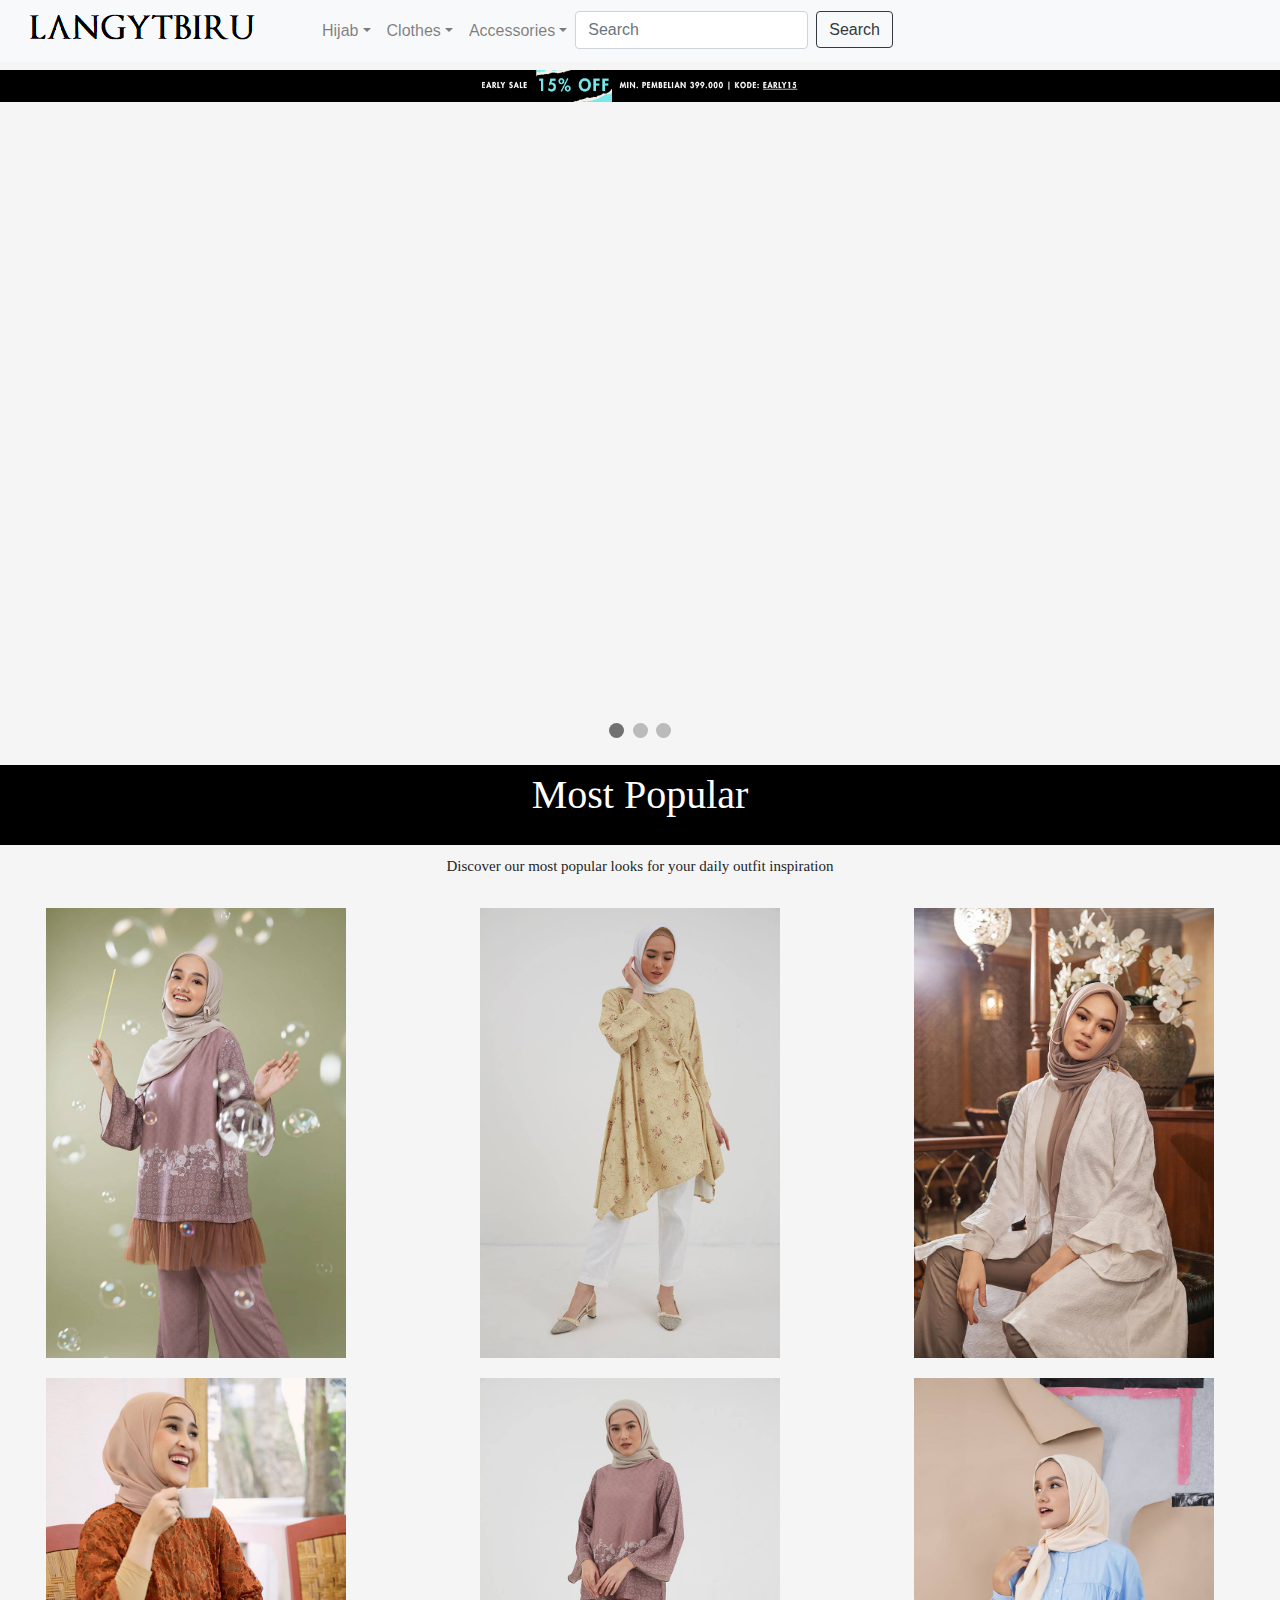
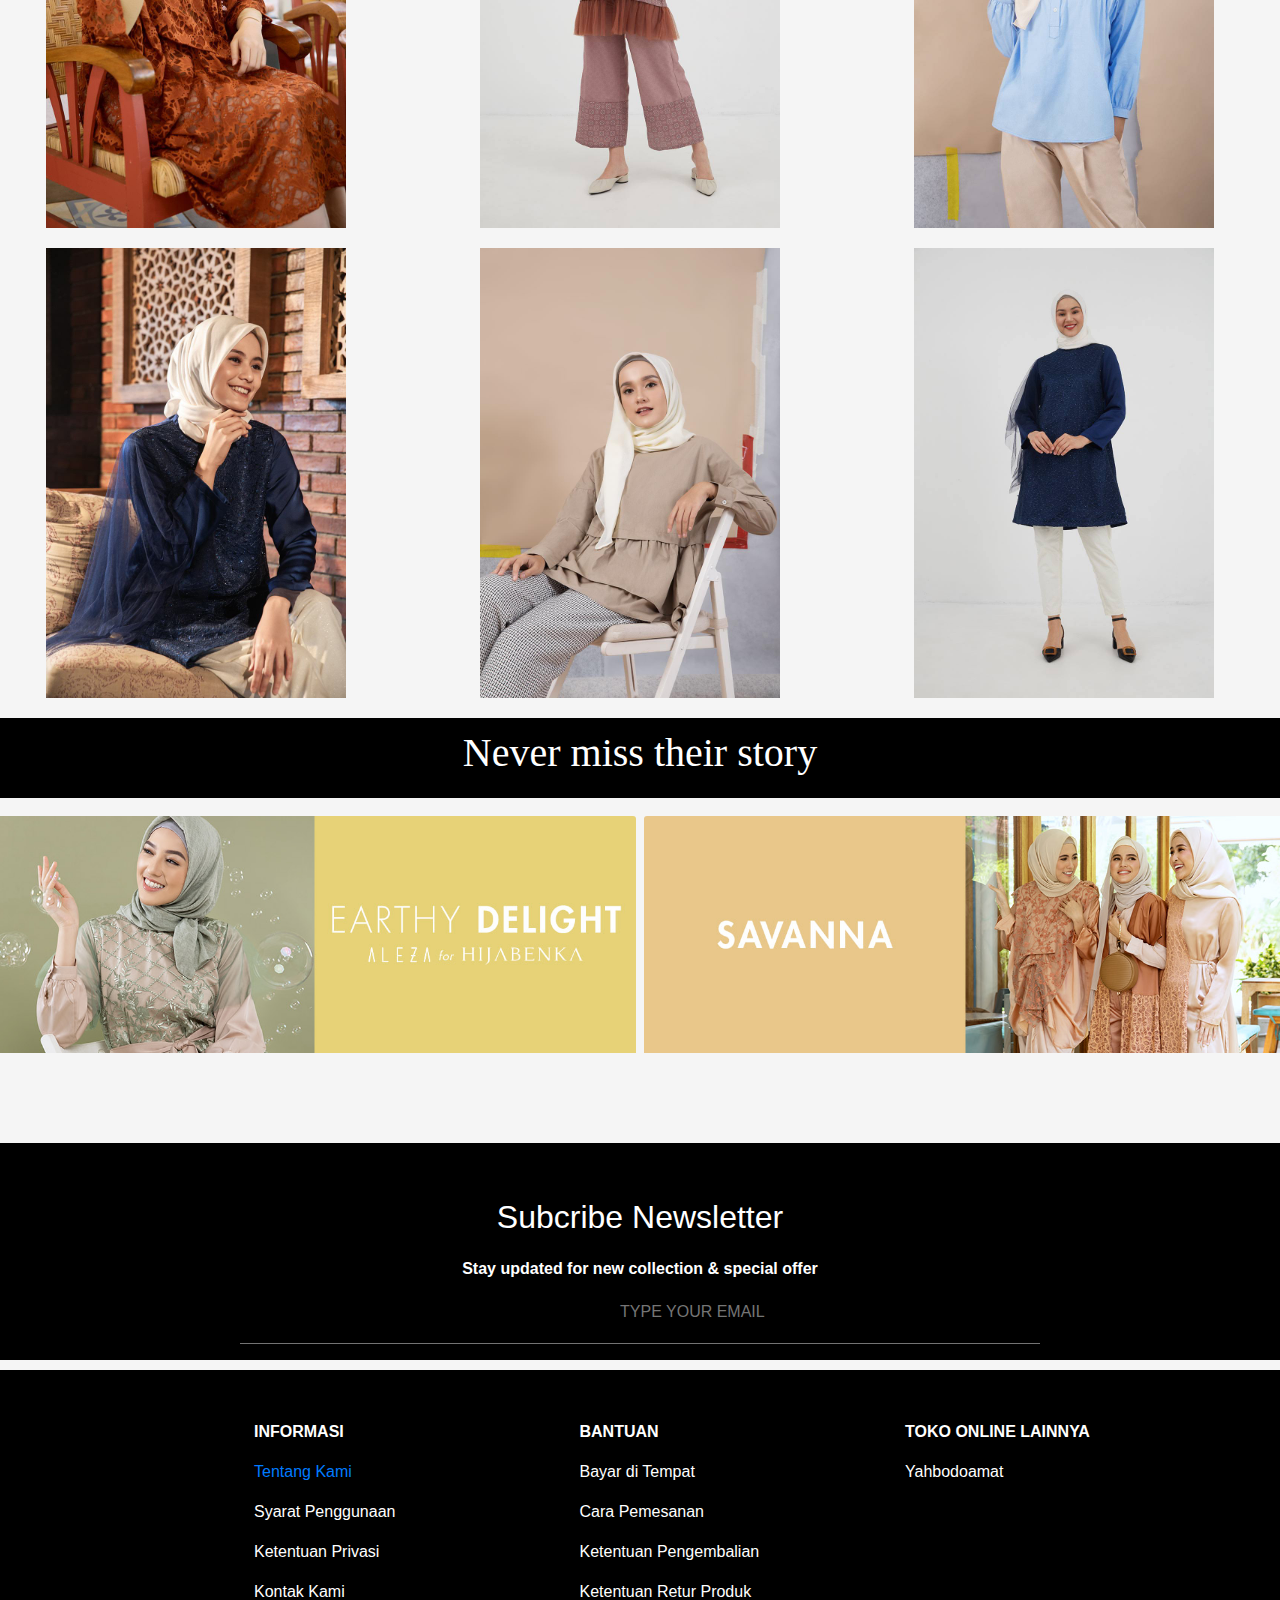
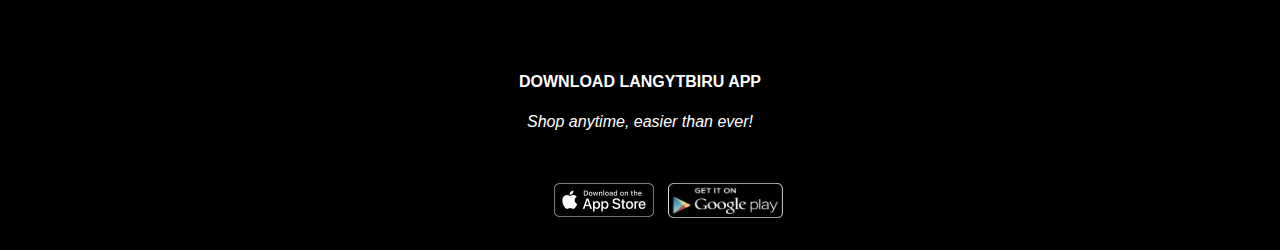
<file: assets/index.html>
<!DOCTYPE html>
<html>
<head>
	<title>Langytbiru - Jual Baju dan Busana Muslim</title>
<!-- <link rel="stylesheet" type="text/css" href=".\bootstrap-4.3.1-dist\css\bootstrap.min.css"> -->
<link rel="stylesheet" href="https://stackpath.bootstrapcdn.com/bootstrap/4.3.1/css/bootstrap.min.css" integrity="sha384-ggOyR0iXCbMQv3Xipma34MD+dH/1fQ784/j6cY/iJTQUOhcWr7x9JvoRxT2MZw1T" crossorigin="anonymous">
	<meta name="viewport" content="width=device-width, initial-scale=1, shrink-to-fit=no"> 
	<script src="https://code.jquery.com/jquery-3.3.1.slim.min.js" integrity="sha384-q8i/X+965DzO0rT7abK41JStQIAqVgRVzpbzo5smXKp4YfRvH+8abtTE1Pi6jizo" crossorigin="anonymous"></script>
<script src="https://cdnjs.cloudflare.com/ajax/libs/popper.js/1.14.7/umd/popper.min.js" integrity="sha384-UO2eT0CpHqdSJQ6hJty5KVphtPhzWj9WO1clHTMGa3JDZwrnQq4sF86dIHNDz0W1" crossorigin="anonymous"> 
</script>
<script src="https://stackpath.bootstrapcdn.com/bootstrap/4.3.1/js/bootstrap.min.js" integrity="sha384-JjSmVgyd0p3pXB1rRibZUAYoIIy6OrQ6VrjIEaFf/nJGzIxFDsf4x0xIM+B07jRM" crossorigin="anonymous"></script>
<meta name="viewport" content="width=device-width, initial-scale=1">
<style>
* {box-sizing: border-box;}
body {font-family: Verdana, sans-serif;}
.mySlides {display: none;}
img {vertical-align: middle;}

/* Slideshow container */
.slideshow-container {
  max-width: 1000px;
  position: relative;
  margin: auto;
}

/* Caption text */
.text {
  color: #f2f2f2;
  font-size: 15px;
  padding: 8px 12px;
  position: absolute;
  bottom: 8px;
  width: 100%;
  text-align: center;
}

/* Number text (1/3 etc) */
.numbertext {
  color: #f2f2f2;
  font-size: 12px;
  padding: 8px 12px;
  position: absolute;
  top: 0;
}

/* The dots/bullets/indicators */
.dot {
  height: 15px;
  width: 15px;
  margin: 0 2px;
  background-color: #bbb;
  border-radius: 50%;
  display: inline-block;
  transition: background-color 0.6s ease;
}

.active {
  background-color: #717171;
}

/* Fading animation */
.fade {
  -webkit-animation-name: fade;
  -webkit-animation-duration: 1.5s;
  animation-name: fade;
  animation-duration: 1.5s;
}

@-webkit-keyframes fade {
  from {opacity: .4} 
  to {opacity: 1}
}

@keyframes fade {
  from {opacity: .4} 
  to {opacity: 1}
}

/* On smaller screens, decrease text size */
@media only screen and (max-width: 300px) {
  .text {font-size: 11px}
}
</style>

<meta name="viewport" content="width=device-width, initial-scale=1">
<style>
.container {
  position: relative;
  width: 30%;
  display: flex;
  flex-direction: row;
}

.image {
  display: block;
  width: 100%;
  height: auto;s
}

.overlay {
  position: absolute;
  bottom: 0;
  left: 35px;
  right: 0;
  background-color: grey;
  overflow: hidden;
  width: 300px;
  height: 0;
  transition: .5s ease;
  opacity: 0.4;
}

.container:hover .overlay {
  height: 100%;
}

.text {
  color: white;
  font-size: 20px;
  position: absolute;
  top: 50%;
  left: 50%;
  -webkit-transform: translate(-50%, -50%);
  -ms-transform: translate(-50%, -50%);
  transform: translate(-50%, -50%);
  text-align: center;
}
</style>

	<style type="text/css">
		.fixed-top{
			background-color: white;
		}
		#merk:hover{
			cursor: pointer;
		}
		
		.mostpopular{
			margin-top: 20px;
			font-style: bold,italic;
			font-size: 40px;
			font-family: apple chancery;
			background-color: black;
			height: 80px;
			width: 100%;
			color: white;
		}
		.ket{
			font-size: 15px;
			margin-top: 10px;
			font-family: apple chancery;
			font-style: bold,italic;
		}
		body{
		background-color:whitesmoke;
		display: flex;
		flex-direction: column;
		justify-content: center;
		}
		.img-fluid{
		max-width: 100%;
		height: auto;
		}
		.text{
		font-style: italic;
		color: grey;
		max-width: 100%;
		height: auto;
		margin: 50px;
		}
		.items{
		max-width: 300px;
		height: auto;
		margin-top: 20px;
		margin-left: 20px;
		}
		.card-img-top:hover{
		cursor: pointer;
		opacity: 0.4;
		}
		.card-title{
		text-align: center;
		font-family: arial;
		}
		.card-title:hover{
		cursor: pointer;
		opacity: 0.4;
		}
		.card-text{
		text-align: center;
		font-family: arial;
		color: red;
		}
		.card-text:hover{
		cursor: pointer;
		opacity: 0.4;
		}
	  .text-left:hover{
	  	cursor: pointer;
  		opacity: 0.4;
 		 }
		.row {
		  display: flex;
		  flex-wrap: wrap;
		  padding: 0 4px;
		  margin-top: 10px;
		  align-content: center;
		}

		/* Create two equal columns that sits next to each other */
		.grid {
		  flex: 50%;
		  padding: 0 4px;
		}

		.grid img {
		  margin-top: 8px;
		  vertical-align: middle;
		}
		#cat{
			margin-top: 5px;
		}


		/* Slideshow container */
.slideshow-container {
  max-width: 1000px;
  position: relative;
  margin: auto;
}

/* Hide the images by default */
.mySlides {
  display: none;
}

/* Next & previous buttons */
.prev, .next {
  cursor: pointer;
  position: absolute;
  top: 50%;
  width: auto;
  margin-top: -22px;
  padding: 16px;
  color: white;
  font-weight: bold;
  font-size: 18px;
  transition: 0.5s ease;
  border-radius: 0 3px 3px 0;
  user-select: none;
}

/* Position the "next button" to the right */
.next {
  right: 0;
  border-radius: 3px 0 0 3px;
}

/* On hover, add a black background color with a little bit see-through */
.prev:hover, .next:hover {
  background-color: rgba(0,0,0,0.8);
}

/* Caption text */
.text {
  color: #f2f2f2;
  font-size: 15px;
  padding: 8px 12px;
  position: absolute;
  bottom: 8px;
  width: 100%;
  text-align: center;
}

/* Number text (1/3 etc) */
.numbertext {
  color: #f2f2f2;
  font-size: 12px;
  padding: 8px 12px;
  position: absolute;
  top: 0;
}

/* The dots/bullets/indicators */
.dot {
  cursor: pointer;
  height: 15px;
  width: 15px;
  margin: 0 2px;
  background-color: #bbb;
  border-radius: 50%;
  display: inline-block;
  transition: background-color 0.6s ease;
}

.active, .dot:hover {
  background-color: #717171;
}

/* Fading animation */
.fade {
  -webkit-animation-name: fade;
  -webkit-animation-duration: 1.5s;
  animation-name: fade;
  animation-duration: 1.5s;
}

@-webkit-keyframes fade {
  from {opacity: .4} 
  to {opacity: 1}
}

@keyframes fade {
  from {opacity: .4} 
  to {opacity: 1}
}


	</style>
</head>
<body>
	<div class="fixed-top">
		<nav class="navbar navbar-expand-lg navbar-light bg-light justify-content-between">
			<div> <a href="index.html"><img src="merk.png" id="merk"> </a></div>

			 <button class="navbar-toggler" type="button" data-toggle="collapse" data-target="#navbarNav" aria-controls="navbarNav" aria-expanded="false" aria-label="Toggle navigation">
  			  <span class="navbar-toggler-icon"></span>
  			</button>
  			 <div class="collapse navbar-collapse" id="navbarNav">
  			 	<ul class="navbar-nav">


  			 		<li class="nav-item dropdown">
       				 <a class="nav-link dropdown-toggle" href="#" id="navbarDropdownMenuLink" data-toggle="dropdown" aria-haspopup="true" aria-expanded="false"> Hijab</a>
        		<div class="dropdown-menu" aria-labelledby="navbarDropdownMenuLink">
        		  <a class="dropdown-item" href="../Crinkle.html">Crinkle Shawl</a>
       			  <a class="dropdown-item" href="../Aatirah.html">Aatirah Shawl</a>
       			  <a class="dropdown-item"  href="../Waffle.html">Waffle  Shawl</a>
        		</div>
      		</li>

      		<li class="nav-item dropdown">
       				 <a class="nav-link dropdown-toggle" href="#" id="navbarDropdownMenuLink" data-toggle="dropdown" aria-haspopup="true" aria-expanded="false"> Clothes</a>
        		<div class="dropdown-menu" aria-labelledby="navbarDropdownMenuLink">
        		  <a class="dropdown-item" href="../Catalog.html">Top Clothes</a>
       			  <a class="dropdown-item" href="../Pants.html">Pants</a>
        		</div>
      		</li>

        	<li class="nav-item dropdown" >
       				 <a class="nav-link dropdown-toggle" href="#" id="navbarDropdownMenuLink" data-toggle="dropdown" aria-haspopup="true" aria-expanded="false">Accessories</a>
        		<div class="dropdown-menu" aria-labelledby="navbarDropdownMenuLink">
        		  <a class="dropdown-item" href="../Pin.html">Hijab Pin</a>
        		</div>
      		</li>
      			 <input class="form-control mr-sm-2" type="search" placeholder="Search" aria-label="Search">
   				 <button class="btn btn-outline-dark my-2 my-sm-0" type="submit" style="height: 37px ">Search</button>
    			</ul>
  			</div>
		</nav>
	</div>

	<!-- background -->
<a href="promo.html">
	<img src="gif.gif" class="img-fluid" alt="Responsive image" width="100%" height="70px" style="margin-top: 70px;"></a>

<div class="slideshow-container">

<div class="mySlides fade">
  <div class="numbertext">1 / 3</div>
  <img src="ss.jpg" style="width:100%">
  <div class="text"></div>
</div>

<div class="mySlides fade">
  <div class="numbertext">2 / 3</div>
  <img src="sss.jpg" style="width:100%">
  <div class="text"></div>
</div>

<div class="mySlides fade">
  <div class="numbertext">3 / 3</div>
  <img src="ssss.jpg" style="width:100%">
  <div class="text"></div>
</div>

</div>
<br>

<div style="text-align:center">
  <span class="dot"></span> 
  <span class="dot"></span> 
  <span class="dot"></span> 
</div>

<script>
var slideIndex = 0;
showSlides();

function showSlides() {
  var i;
  var slides = document.getElementsByClassName("mySlides");
  var dots = document.getElementsByClassName("dot");
  for (i = 0; i < slides.length; i++) {
    slides[i].style.display = "none";  
  }
  slideIndex++;
  if (slideIndex > slides.length) {slideIndex = 1}    
  for (i = 0; i < dots.length; i++) {
    dots[i].className = dots[i].className.replace(" active", "");
  }
  slides[slideIndex-1].style.display = "block";  
  dots[slideIndex-1].className += " active";
  setTimeout(showSlides, 2000); // Change image every 2 seconds
}
</script>

	<!-- most popular -->
	<div class="mostpopular" align="center"> <p>Most Popular</p></div>
		<div class="ket" align="center">Discover our most popular looks for your daily outfit inspiration</div>
<!-- 

<div class="row class">
<div class="container">
  <img src="satu.jpg" alt="Avatar" class="image">
  <div class="overlay">
    <div class="text"></div>
  </div>
</div>


<div class="container">
  <img src="satu.jpg" alt="Avatar" class="image">
  <div class="overlay">
    <div class="text"></div>
  </div>
</div>
</div>



 -->
<!-- most popular -->
		<div class="row class">
			<div class="container">
				<div class="items">
				<img class="image" src="satu.jpg">
				<div class="overlay">
				<div class="card-body">Selina Tunic Brown</div>
				<div class="card-title"></div>
				</div>
				</div>
			</div>

			<div class="container">
				<div class="items">
				<img class="image" src="satu1.jpg">
				<div class="overlay">
				<div class="card-body">Dafina Tunic Yellow</div>
				<div class="card-title"></div>
				</div>
				</div>
			</div>

			<div class="container">
				<div class="items">
				<img class="image" src="satu2.jpg">
				<div class="overlay">
				<div class="card-body">Sohwa Jacquard</div>
				<div class="card-title"></div>
				</div>
				</div>
			</div>

			<div class="container">
				<div class="items">
				<img class="image" src="satu3.jpg">
				<div class="overlay">
				<div class="card-body">Sariza Top</div>
				<div class="card-title"></div>
				</div>
				</div>
			</div>

			<div class="container">
				<div class="items">
				<img class="image" src="dua.jpg">
				<div class="overlay">
				<div class="card-body">Selina Top Mustard</div>
				<div class="card-title"></div>
				</div>
				</div>
			</div>

			<div class="container">
				<div class="items">
				<img class="image" src="dua1.jpg">
				<div class="overlay">
				<div class="card-body">Keisha Top Cream</div>
				<div class="card-title"></div>
				</div>
				</div>
			</div>

			<div class="container">
				<div class="items">
				<img class="image" src="dua2.jpg">
				<div class="overlay">
				<div class="card-body">Sherly Top Teracotta</div>
				<div class="card-title"></div>
				</div>
				</div>
			</div>


			<div class="container">
				<div class="items">
				<img class="image" src="top1.jpg">
				<div class="overlay">
				<div class="card-body">Ainna Top Olive</div>
				<div class="card-title"></div>
				</div>
				</div>
			</div>

			<div class="container">
				<div class="items">
				<img class="image" src="dua3.jpg">
				<div class="overlay">
				<div class="card-body">Sarah Top Olive</div>
				<div class="card-title"></div>
				</div>
				</div>
			</div>

			</div> 
	<!-- catalog -->

	<div class="mostpopular" align="center" > <p id="cat">Never miss their story</p></div>
	<div class="row" align="center">
		<div class="grid">
			<img class="card-img-top" src="1.jpg">
			<div class="card-body"></div>
		</div>

		<div class="grid">
			<img class="card-img-top" src="11.jpg">
			<div class="card-body"></div>
		</div>
			
		</div>
	</div>

	<!-- FOOTER -->
	<div class="footer" style="background-color:black; color: white;padding-top:50px; margin-top: 50px;">
	<p class="text-center" style="font-size: 2rem;">Subcribe Newsletter</p>
	<p class="text-center"><b>Stay updated for new collection & special offer</b></p>
	<input type="text" name="email" placeholder="                     TYPE YOUR EMAIL" style="width: 300px;height: 30px; background-color: black; color: white; border: none; margin-left: 525px; ">
	<hr noshade="10" width="800px" color= "grey">
</div>
		<div class="row" style="background-color:black; color: white;">
		<div class="col-md-3" style="margin-top: 50px; margin-left: 250px;">
		<p class="text-left" ><b>INFORMASI</b></p>
		<a href="../Tentang.html">
	<p class="text-left">Tentang Kami</p></a>
	<p class="text-left">Syarat Penggunaan</p>
	<p class="text-left">Ketentuan Privasi</p>
	<p class="text-left">Kontak Kami</p>
		</div>
		
		<div class="col-md-3"  style="margin-top: 50px;">
		<p class="text-left"><b>BANTUAN</b></p>
	<p class="text-left">Bayar di Tempat</p>
	<p class="text-left">Cara Pemesanan</p>
	<p class="text-left">Ketentuan Pengembalian</p>
	<p class="text-left">Ketentuan Retur Produk</p>
	</div>	

		<div class="col-md-3"  style="margin-top: 50px;">
		<p class="text-left"><b>TOKO ONLINE LAINNYA</b></p>
	<p class="text-left">Yahbodoamat</p>
	</div>	

	<div class="col-md-12" style="margin-top: 50px; ">
		<p class="text-center"><b>DOWNLOAD LANGYTBIRU APP</b></p>
		<p class="text-center" style="font-style: italic;">Shop anytime, easier than ever!</p>
			<img src="IOS.png" width="100" height="100" style="margin-left: 550px">
			<img src="ANDROID.png" width="115" height="35" style="margin-left: 10px;">
	</div>
	</div>
</body>
</html>
</file>
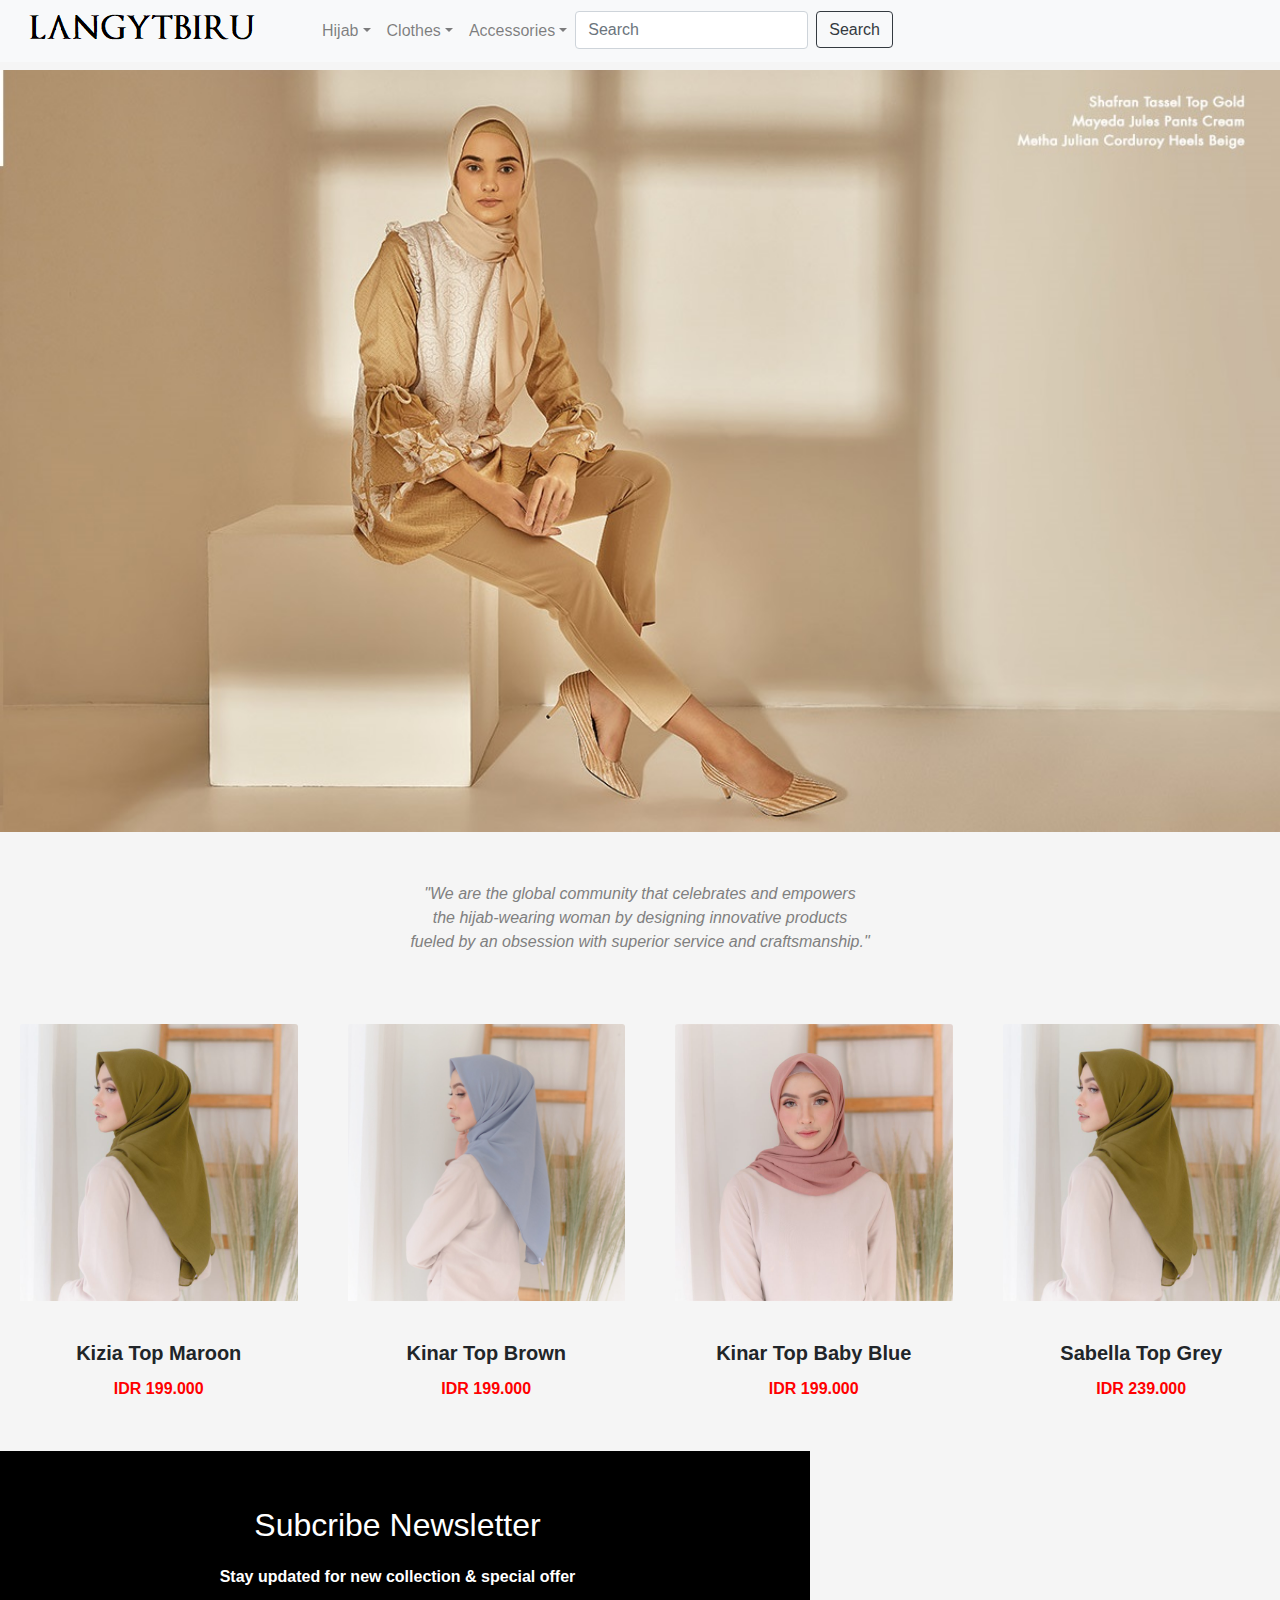
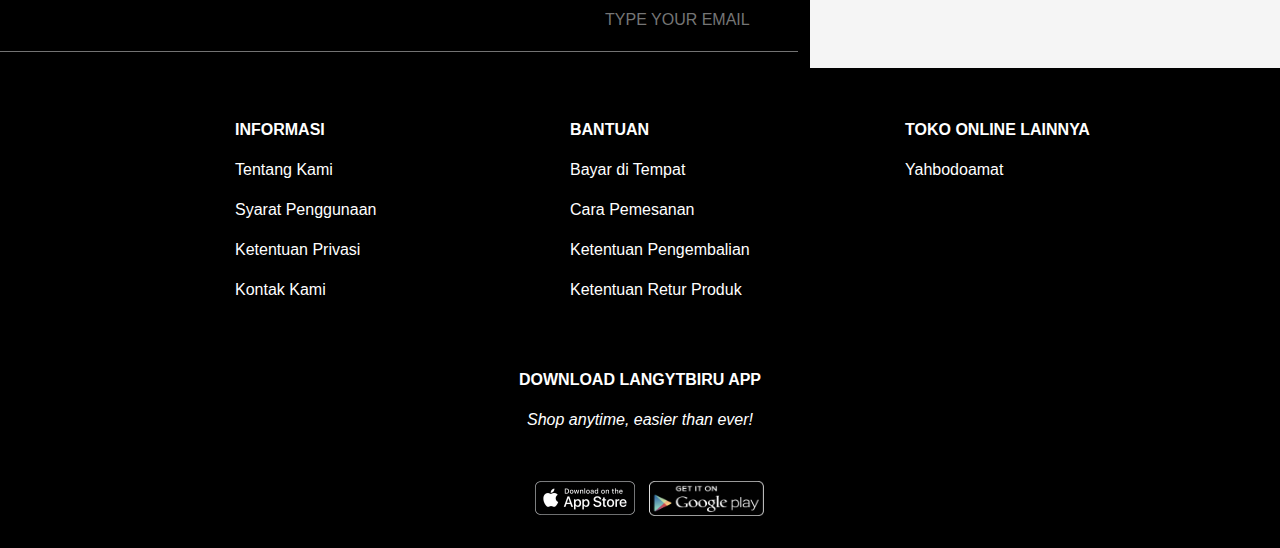
<file: Aatirah.html>
<!DOCTYPE html>
<html>
<head>
  <title>Langytbiru - Jual Baju dan Busana Muslim</title>
  <!-- <link rel="stylesheet" type="text/css" href=".\bootstrap-4.3.1-dist\css\bootstrap.min.css"> --> <!-- sesuaikan file bootstrapnya, min = versi minify dr bootstrap, bisa yg lain tp ini dah cukup -->
<link rel="stylesheet" href="https://stackpath.bootstrapcdn.com/bootstrap/4.3.1/css/bootstrap.min.css" integrity="sha384-ggOyR0iXCbMQv3Xipma34MD+dH/1fQ784/j6cY/iJTQUOhcWr7x9JvoRxT2MZw1T" crossorigin="anonymous">
  <meta name="viewport" content="width=device-width, initial-scale=1, shrink-to-fit=no"> <!-- agar halaman terlihat lebih responsive -->
  
  <script src="https://code.jquery.com/jquery-3.3.1.slim.min.js" integrity="sha384-q8i/X+965DzO0rT7abK41JStQIAqVgRVzpbzo5smXKp4YfRvH+8abtTE1Pi6jizo" crossorigin="anonymous"></script>
<script src="https://cdnjs.cloudflare.com/ajax/libs/popper.js/1.14.7/umd/popper.min.js" integrity="sha384-UO2eT0CpHqdSJQ6hJty5KVphtPhzWj9WO1clHTMGa3JDZwrnQq4sF86dIHNDz0W1" crossorigin="anonymous"></script>
<script src="https://stackpath.bootstrapcdn.com/bootstrap/4.3.1/js/bootstrap.min.js" integrity="sha384-JjSmVgyd0p3pXB1rRibZUAYoIIy6OrQ6VrjIEaFf/nJGzIxFDsf4x0xIM+B07jRM" crossorigin="anonymous"></script>

  <style type="text/css">
  /*HEADER*/
    .fixed-top{
      background-color: white;
    }
    #merk:hover{
      cursor: pointer;
    }
  /*BODY*/  
    body{
    background-color:whitesmoke;
    display: flex;
    flex-direction: column;
    justify-content: center;
    }
    .img-fluid{
    max-width: 100%;
    height: auto;
    }
    .text{
    font-style: italic;
    color: grey;
    max-width: 100%;
    height: auto;
    margin: 50px;
    }
    .items{
    max-width: 100%;
    height: auto;
    margin-top: 20px;
    margin-left: 20px;
    }
    .card-img-top:hover{
    cursor: pointer;
    opacity: 0.4;
    }
    .card-title{
    text-align: center;
    font-family: arial;
    }
    .card-title:hover{
    cursor: pointer;
    opacity: 0.4;
    }
    .card-text{
    text-align: center;
    font-family: arial;
    color: red;
    }
    .card-text:hover{
    cursor: pointer;
    opacity: 0.4;
    }
    .text-left:hover{
    cursor: pointer;
    opacity: 0.4;
  }
  </style>
</head>
<body>

<!--  HEADER     -->

    <div class="fixed-top">
    <nav class="navbar navbar-expand-lg navbar-light bg-light justify-content-between">
      <div> <a href="./assets/index.html"><img src="./assets/merk.png" id="merk"> </a></div>

       <button class="navbar-toggler" type="button" data-toggle="collapse" data-target="#navbarNav" aria-controls="navbarNav" aria-expanded="false" aria-label="Toggle navigation">
          <span class="navbar-toggler-icon"></span>
        </button>
         <div class="collapse navbar-collapse" id="navbarNav">
          <ul class="navbar-nav">


            <li class="nav-item dropdown">
               <a class="nav-link dropdown-toggle" href="#" id="navbarDropdownMenuLink" data-toggle="dropdown" aria-haspopup="true" aria-expanded="false"> Hijab</a>
            <div class="dropdown-menu" aria-labelledby="navbarDropdownMenuLink">
              <a class="dropdown-item" href="Crinkle.html">Crinkle Shawl</a>
              <a class="dropdown-item" href="Aatirah.html">Aatirah Shawl</a>
              <a class="dropdown-item"  href="Waffle.html">Waffle  Shawl</a>
            </div>
          </li>

          <li class="nav-item dropdown">
               <a class="nav-link dropdown-toggle" href="#" id="navbarDropdownMenuLink" data-toggle="dropdown" aria-haspopup="true" aria-expanded="false"> Clothes</a>
            <div class="dropdown-menu" aria-labelledby="navbarDropdownMenuLink">
              <a class="dropdown-item" href="Catalog.html">Top Clothes</a>
              <a class="dropdown-item" href="Pants.html">Pants</a>
            </div>
          </li>

          <li class="nav-item dropdown" >
               <a class="nav-link dropdown-toggle" href="#" id="navbarDropdownMenuLink" data-toggle="dropdown" aria-haspopup="true" aria-expanded="false">Accessories</a>
            <div class="dropdown-menu" aria-labelledby="navbarDropdownMenuLink">
              <a class="dropdown-item" href="Pin.html">Hijab Pin</a>
            </div>
          </li>
             <input class="form-control mr-sm-2" type="search" placeholder="Search" aria-label="Search">
           <button class="btn btn-outline-dark my-2 my-sm-0" type="submit" style="height: 37px ">Search</button>
          </ul>
        </div>
    </nav>
  </div>

  <!-- FOTO MBAKNYA -->
    <img src="./assets/ss.jpg" class="img-fluid" alt="Responsive image" style="margin-top: 70px;">
  <!-- TEXT QUOTES -->
  <div align="center" class="text">"We are the global community that celebrates and empowers <br>
    the hijab-wearing woman by designing innovative products <br>
  fueled by an obsession with superior service and craftsmanship."</div>

  <!-- CATALOG -->

  <div class="row class">
    <div class="col-md-3">
      <div class="items">
      <img class="card-img-top" src="./assets/s1.jpg">
      <div class="card-body"></div>
      <div class="card-title"><h5><b>Kizia Top Maroon</b></h5></div>
      <div class="card-text"><b>IDR 199.000</b></div>
      </div>
    </div>

    <div class="col-md-3">
      <div class="items">
      <img class="card-img-top" src="./assets/s2.jpg">
      <div class="card-body"></div>
      <div class="card-title"><h5><b>Kinar Top Brown</b></h5></div>
      <div class="card-text"><b>IDR 199.000</b></div>
      </div>
    </div>

    <div class="col-md-3">
      <div class="items">
      <img class="card-img-top" src="./assets/s3.jpg">
      <div class="card-body"></div>
      <div class="card-title"><h5><b>Kinar Top Baby Blue</b></h5></div>
      <div class="card-text"><b>IDR 199.000</b></div>
      </div>
    </div>

    <div class="col-md-3">
      <div class="items">
      <img class="card-img-top" src="./assets/s1.jpg">
      <div class="card-body"></div>
      <div class="card-title"><h5><b>Sabella Top Grey</b></h5></div>
      <div class="card-text"><b>IDR 239.000</b></div>
      </div>
    </div>

    

  <!-- FOOTER -->
  <div class="footer" style="background-color:black; color: white;padding-top:50px; margin-top: 50px;">
  <p class="text-center" style="font-size: 2rem;">Subcribe Newsletter</p>
  <p class="text-center"><b>Stay updated for new collection & special offer</b></p>
  <input type="text" name="email" placeholder="                     TYPE YOUR EMAIL" style="width: 300px;height: 30px; background-color: black; color: white; border: none; margin-left: 525px; ">
  <hr noshade="10" width="800px" color= "grey">
</div>
    <div class="row" style="background-color:black; color: white;">
    <div class="col-md-3" style="margin-top: 50px; margin-left: 250px;">
    <p class="text-left" ><b>INFORMASI</b></p>
  <p class="text-left">Tentang Kami</p>
  <p class="text-left">Syarat Penggunaan</p>
  <p class="text-left">Ketentuan Privasi</p>
  <p class="text-left">Kontak Kami</p>
    </div>
    
    <div class="col-md-3"  style="margin-top: 50px;">
    <p class="text-left"><b>BANTUAN</b></p>
  <p class="text-left">Bayar di Tempat</p>
  <p class="text-left">Cara Pemesanan</p>
  <p class="text-left">Ketentuan Pengembalian</p>
  <p class="text-left">Ketentuan Retur Produk</p>
  </div>  

    <div class="col-md-3"  style="margin-top: 50px;">
    <p class="text-left"><b>TOKO ONLINE LAINNYA</b></p>
  <p class="text-left">Yahbodoamat</p>
  </div>  

  <div class="col-md-12" style="margin-top: 50px; ">
    <p class="text-center"><b>DOWNLOAD LANGYTBIRU APP</b></p>
    <p class="text-center" style="font-style: italic;">Shop anytime, easier than ever!</p>
      <img src="./assets/IOS.png" width="100" height="100" style="margin-left: 550px">
      <img src="./assets/ANDROID.png" width="115" height="35" style="margin-left: 10px;">
  </div>
  </div>
</body>
</html>
</file>
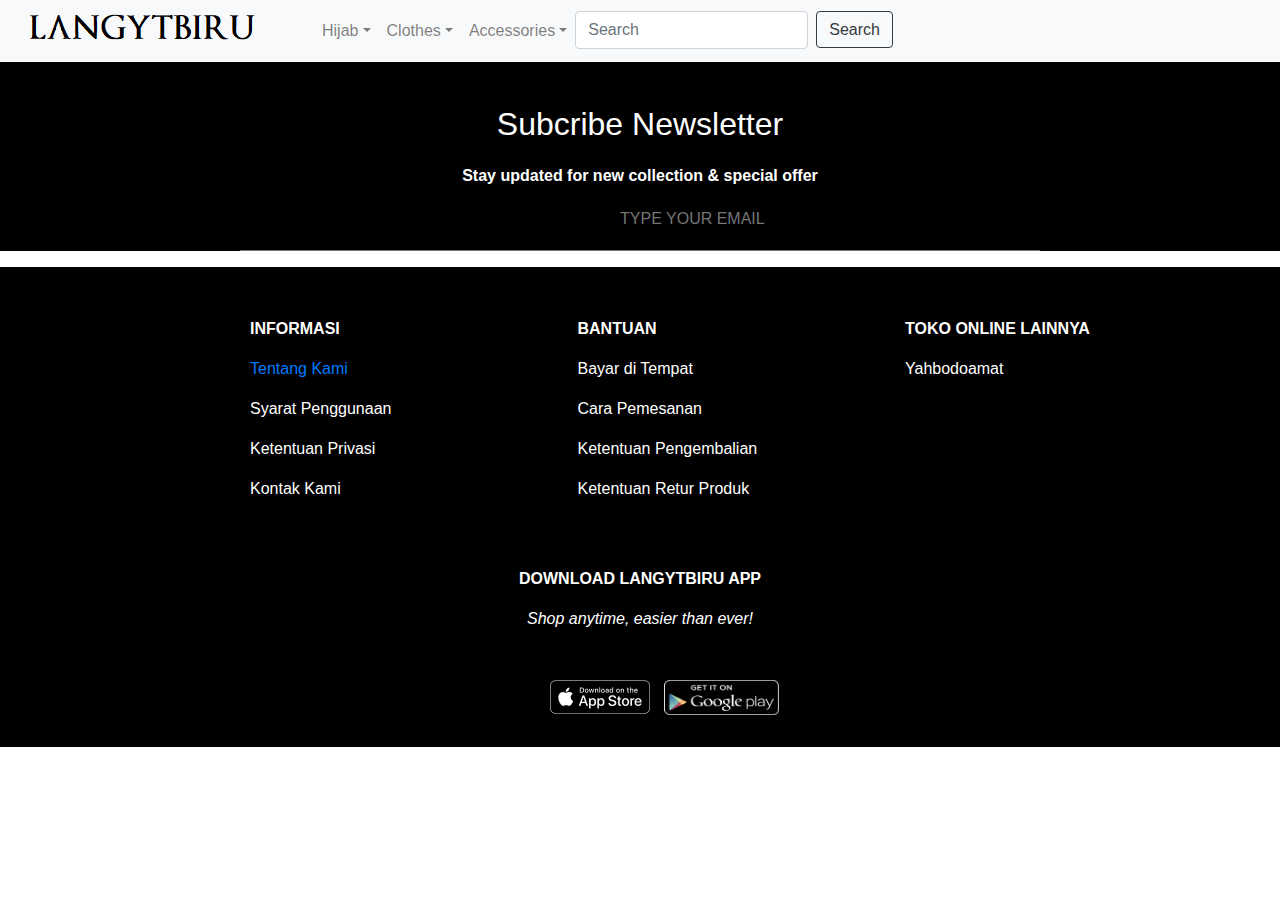
<file: Bantuan.html>
<!DOCTYPE html>
<html>
<head>
	<title>Langytbiru - Jual Baju dan Busana Muslim</title>
<link rel="stylesheet" href="https://stackpath.bootstrapcdn.com/bootstrap/4.3.1/css/bootstrap.min.css" integrity="sha384-ggOyR0iXCbMQv3Xipma34MD+dH/1fQ784/j6cY/iJTQUOhcWr7x9JvoRxT2MZw1T" crossorigin="anonymous">
<!-- 	<link rel="stylesheet" type="text/css" href=".\bootstrap-4.3.1-dist\css\bootstrap.min.css"> --> <!-- sesuaikan file bootstrapnya, min = versi minify dr bootstrap, bisa yg lain tp ini dah cukup -->

	<meta name="viewport" content="width=device-width, initial-scale=1, shrink-to-fit=no"> <!-- agar halaman terlihat lebih responsive -->
	
	<script src="https://code.jquery.com/jquery-3.3.1.slim.min.js" integrity="sha384-q8i/X+965DzO0rT7abK41JStQIAqVgRVzpbzo5smXKp4YfRvH+8abtTE1Pi6jizo" crossorigin="anonymous"></script>
<script src="https://cdnjs.cloudflare.com/ajax/libs/popper.js/1.14.7/umd/popper.min.js" integrity="sha384-UO2eT0CpHqdSJQ6hJty5KVphtPhzWj9WO1clHTMGa3JDZwrnQq4sF86dIHNDz0W1" crossorigin="anonymous"></script>
<script src="https://stackpath.bootstrapcdn.com/bootstrap/4.3.1/js/bootstrap.min.js" integrity="sha384-JjSmVgyd0p3pXB1rRibZUAYoIIy6OrQ6VrjIEaFf/nJGzIxFDsf4x0xIM+B07jRM" crossorigin="anonymous"></script>
	<style type="text/css">

		.fixed-top{
			background-color: white;
		}
		#merk:hover{
			cursor: pointer;
		}
		h4{
		    position: relative;
			right: 300px;
			top: 20px

		}
		.header{
			background: darksalmon;
			height: 40px;
			width: 100%;
			font-size: 30px;
		}
			
		.title{
			font-family: segoe ui;
			text-align: center;
			margin-top: 10px;
		}
		.left{
			width: 50%;
			position: absolute;
			left: 0;
			margin-top: 55px
		}
		.right{
			width: 30%;
			position: absolute;
			top: 16%;
			left: 56%;
			margin-top: 245px;
		}
		.tengah{
			position: absolute;
			top: 10%;
			margin-top: 180px;
		}
		.gambar{
			position: absolute;
			top: 120%;
			right: 120%;
			
		}
		.picture{
			position: absolute;
			top: 75%;
			right: 80%;
			
		}
		
	</style>
</head>
<body>
	<div class="fixed-top">
		<nav class="navbar navbar-expand-lg navbar-light bg-light justify-content-between">
			<div> <a href="./assets/index.html"><img src="./assets/merk.png" id="merk"> </a></div>

			 <button class="navbar-toggler" type="button" data-toggle="collapse" data-target="#navbarNav" aria-controls="navbarNav" aria-expanded="false" aria-label="Toggle navigation">
  			  <span class="navbar-toggler-icon"></span>
  			</button>
  			 <div class="collapse navbar-collapse" id="navbarNav">
  			 	<ul class="navbar-nav">


  			 		<li class="nav-item dropdown">
       				 <a class="nav-link dropdown-toggle" href="#" id="navbarDropdownMenuLink" data-toggle="dropdown" aria-haspopup="true" aria-expanded="false"> Hijab</a>
        		<div class="dropdown-menu" aria-labelledby="navbarDropdownMenuLink">
        		  <a class="dropdown-item" href="Crinkle.html">Crinkle Shawl</a>
       			  <a class="dropdown-item" href="Aatirah.html">Aatirah Shawl</a>
       			  <a class="dropdown-item"  href="Waffle.html">Waffle  Shawl</a>
        		</div>
      		</li>

      		<li class="nav-item dropdown">
       				 <a class="nav-link dropdown-toggle" href="#" id="navbarDropdownMenuLink" data-toggle="dropdown" aria-haspopup="true" aria-expanded="false"> Clothes</a>
        		<div class="dropdown-menu" aria-labelledby="navbarDropdownMenuLink">
        		  <a class="dropdown-item" href="Catalog.html">Top Clothes</a>
       			  <a class="dropdown-item" href="Pants.html">Pants</a>
        		</div>
      		</li>

        	<li class="nav-item dropdown" >
       				 <a class="nav-link dropdown-toggle" href="#" id="navbarDropdownMenuLink" data-toggle="dropdown" aria-haspopup="true" aria-expanded="false">Accessories</a>
        		<div class="dropdown-menu" aria-labelledby="navbarDropdownMenuLink">
        		  <a class="dropdown-item" href="Pin.html">Hijab Pin</a>
        		</div>
      		</li>
      			 <input class="form-control mr-sm-2" type="search" placeholder="Search" aria-label="Search">
   				 <button class="btn btn-outline-dark my-2 my-sm-0" type="submit" style="height: 37px ">Search</button>
    			</ul>
  			</div>
		</nav>
	</div>

<div class="footer" style="background-color:black; color: white;padding-top:50px; margin-top: 50px;">
	<p class="text-center" style="font-size: 2rem;">Subcribe Newsletter</p>
	<p class="text-center"><b>Stay updated for new collection & special offer</b></p>
	<input type="text" name="email" placeholder="                     TYPE YOUR EMAIL" style="width: 300px;height: 30px; background-color: black; color: white; border: none; margin-left: 525px; ">
	<hr noshade="10" width="800px" color= "grey">
</div>
		<div class="row" style="background-color:black; color: white;">
		<div class="col-md-3" style="margin-top: 50px; margin-left: 250px;">
		<p class="text-left" ><b>INFORMASI</b></p>
		<a href="../Tentang.html">
	<p class="text-left">Tentang Kami</p></a>
	<p class="text-left">Syarat Penggunaan</p>
	<p class="text-left">Ketentuan Privasi</p>
	<p class="text-left">Kontak Kami</p>
		</div>
		
		<div class="col-md-3"  style="margin-top: 50px;">
		<p class="text-left"><b>BANTUAN</b></p>
	<p class="text-left">Bayar di Tempat</p>
	<p class="text-left">Cara Pemesanan</p>
	<p class="text-left">Ketentuan Pengembalian</p>
	<p class="text-left">Ketentuan Retur Produk</p>
	</div>	

		<div class="col-md-3"  style="margin-top: 50px;">
		<p class="text-left"><b>TOKO ONLINE LAINNYA</b></p>
	<p class="text-left">Yahbodoamat</p>
	</div>	

	<div class="col-md-12" style="margin-top: 50px; ">
		<p class="text-center"><b>DOWNLOAD LANGYTBIRU APP</b></p>
		<p class="text-center" style="font-style: italic;">Shop anytime, easier than ever!</p>
			<img src="./assets/IOS.png" width="100" height="100" style="margin-left: 550px">
			<img src="./assets/ANDROID.png" width="115" height="35" style="margin-left: 10px;">
	</div>
	</div>


</body>
</html>
</file>
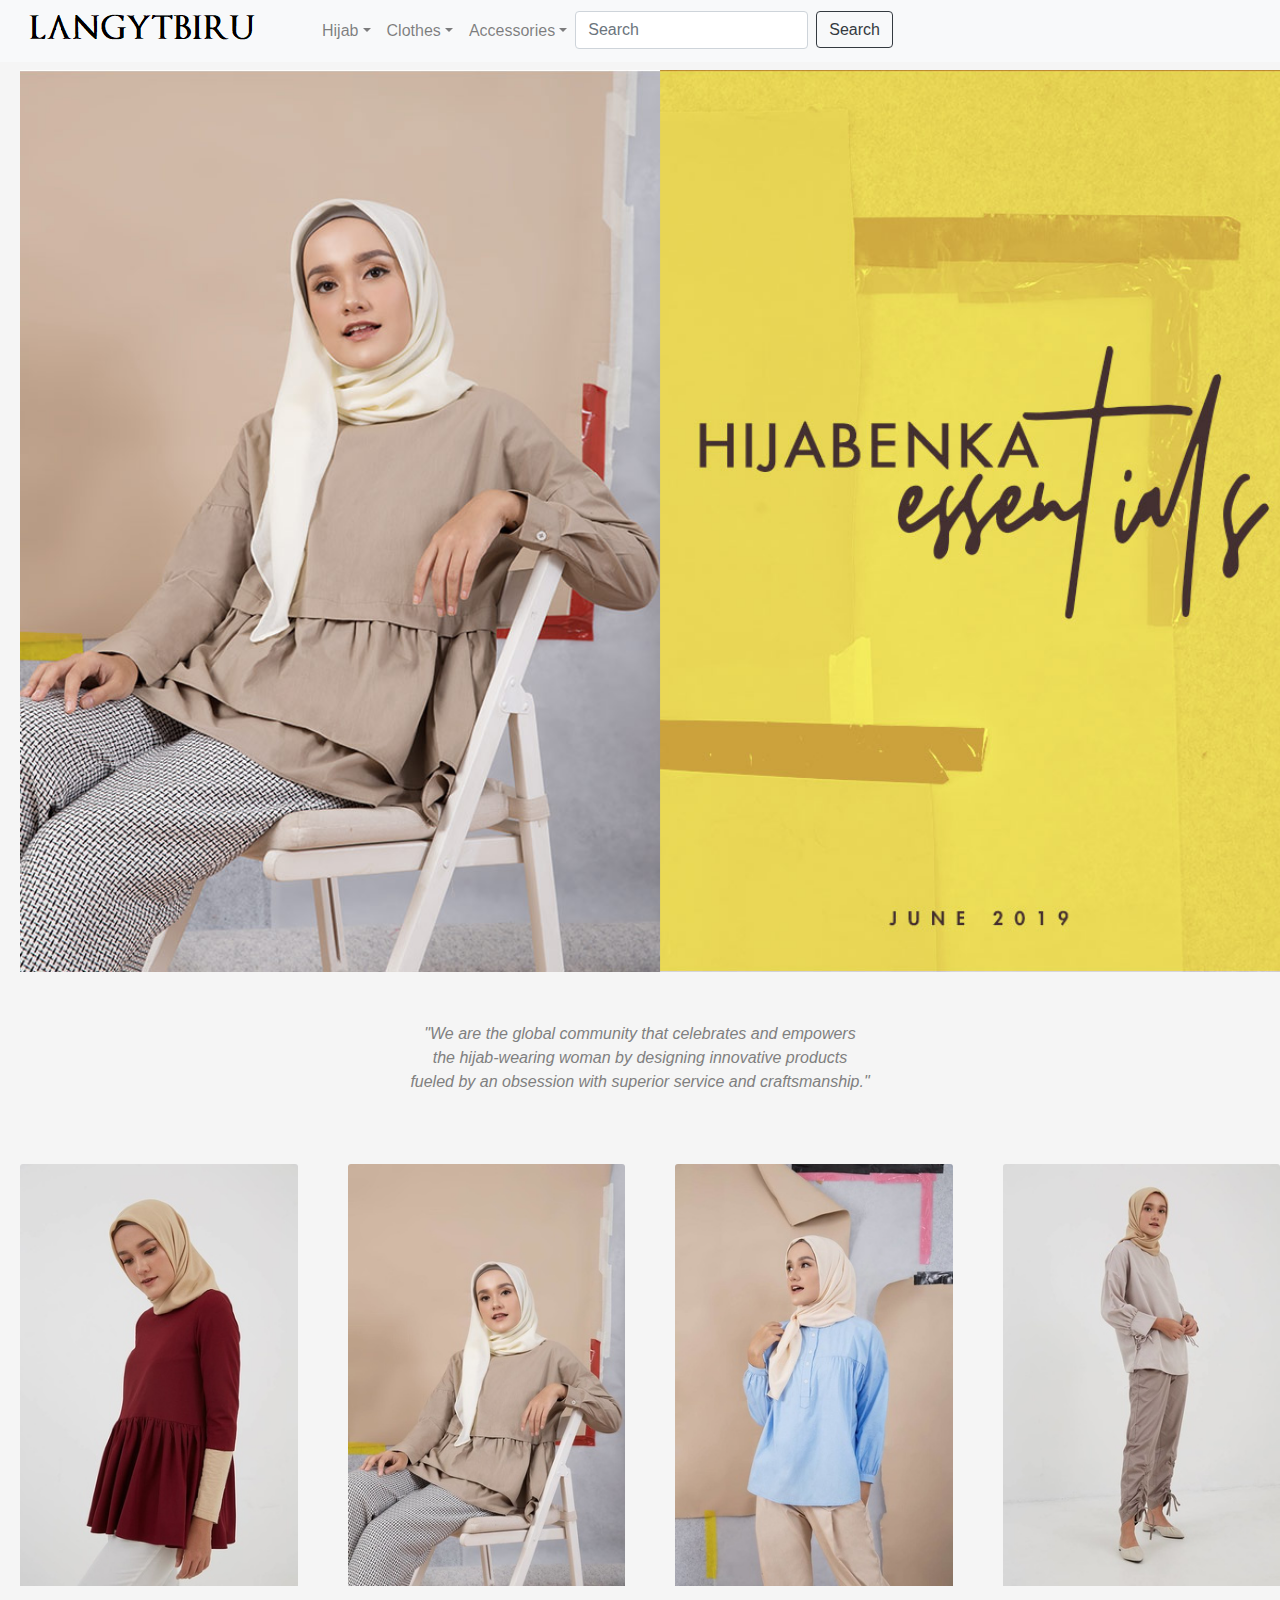
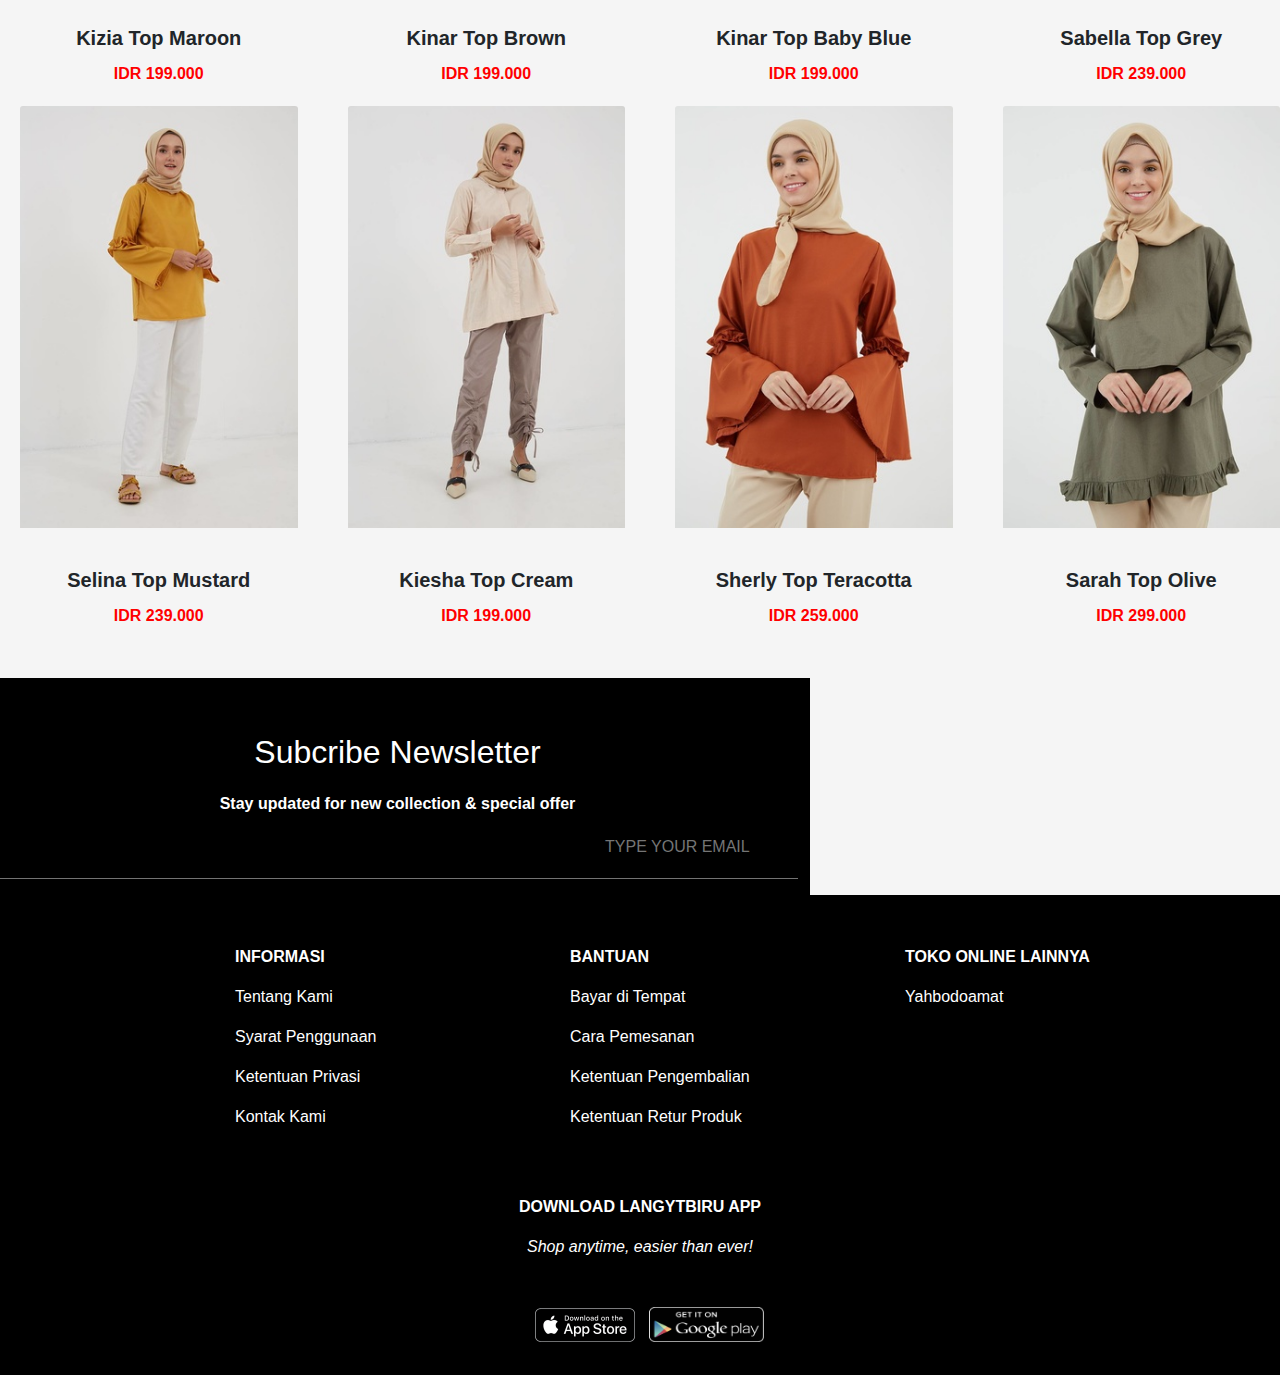
<file: Catalog.html>
<!DOCTYPE html>
<html>
<head>
	<title>Langytbiru - Jual Baju dan Busana Muslim</title>
	<link rel="stylesheet" href="https://stackpath.bootstrapcdn.com/bootstrap/4.3.1/css/bootstrap.min.css" integrity="sha384-ggOyR0iXCbMQv3Xipma34MD+dH/1fQ784/j6cY/iJTQUOhcWr7x9JvoRxT2MZw1T" crossorigin="anonymous">
	<!-- <link rel="stylesheet" type="text/css" href=".\bootstrap-4.3.1-dist\css\bootstrap.min.css"> --> <!-- sesuaikan file bootstrapnya, min = versi minify dr bootstrap, bisa yg lain tp ini dah cukup -->

	<meta name="viewport" content="width=device-width, initial-scale=1, shrink-to-fit=no"> <!-- agar halaman terlihat lebih responsive -->
	
	<script src="https://code.jquery.com/jquery-3.3.1.slim.min.js" integrity="sha384-q8i/X+965DzO0rT7abK41JStQIAqVgRVzpbzo5smXKp4YfRvH+8abtTE1Pi6jizo" crossorigin="anonymous"></script>
<script src="https://cdnjs.cloudflare.com/ajax/libs/popper.js/1.14.7/umd/popper.min.js" integrity="sha384-UO2eT0CpHqdSJQ6hJty5KVphtPhzWj9WO1clHTMGa3JDZwrnQq4sF86dIHNDz0W1" crossorigin="anonymous"></script>
<script src="https://stackpath.bootstrapcdn.com/bootstrap/4.3.1/js/bootstrap.min.js" integrity="sha384-JjSmVgyd0p3pXB1rRibZUAYoIIy6OrQ6VrjIEaFf/nJGzIxFDsf4x0xIM+B07jRM" crossorigin="anonymous"></script>

	<style type="text/css">
	/*HEADER*/
		.fixed-top{
			background-color: white;
		}
		#merk:hover{
			cursor: pointer;
		}
	/*BODY*/	
		body{
		background-color:whitesmoke;
		display: flex;
		flex-direction: column;
		justify-content: center;
		}
		.img-fluid{
		max-width: 100%;
		height: auto;
		}
		.text{
		font-style: italic;
		color: grey;
		max-width: 100%;
		height: auto;
		margin: 50px;
		}
		.items{
		max-width: 100%;
		height: auto;
		margin-top: 20px;
		margin-left: 20px;
		}
		.card-img-top:hover{
		cursor: pointer;
		opacity: 0.4;
		}
		.card-title{
		text-align: center;
		font-family: arial;
		}
		.card-title:hover{
		cursor: pointer;
		opacity: 0.4;
		}
		.card-text{
		text-align: center;
		font-family: arial;
		color: red;
		}
		.card-text:hover{
		cursor: pointer;
		opacity: 0.4;
		}
	  .text-left:hover{
	  cursor: pointer;
  	opacity: 0.4;
  }
	</style>
</head>
<body>

<!-- 	HEADER     -->

	    <div class="fixed-top">
    <nav class="navbar navbar-expand-lg navbar-light bg-light justify-content-between">
      <div> <a href="./assets/index.html"><img src="./assets/merk.png" id="merk"> </a></div>

       <button class="navbar-toggler" type="button" data-toggle="collapse" data-target="#navbarNav" aria-controls="navbarNav" aria-expanded="false" aria-label="Toggle navigation">
          <span class="navbar-toggler-icon"></span>
        </button>
         <div class="collapse navbar-collapse" id="navbarNav">
          <ul class="navbar-nav">


            <li class="nav-item dropdown">
               <a class="nav-link dropdown-toggle" href="#" id="navbarDropdownMenuLink" data-toggle="dropdown" aria-haspopup="true" aria-expanded="false"> Hijab</a>
            <div class="dropdown-menu" aria-labelledby="navbarDropdownMenuLink">
              <a class="dropdown-item" href="Crinkle.html">Crinkle Shawl</a>
              <a class="dropdown-item" href="Aatirah.html">Aatirah Shawl</a>
              <a class="dropdown-item"  href="Waffle.html">Waffle  Shawl</a>
            </div>
          </li>

          <li class="nav-item dropdown">
               <a class="nav-link dropdown-toggle" href="#" id="navbarDropdownMenuLink" data-toggle="dropdown" aria-haspopup="true" aria-expanded="false"> Clothes</a>
            <div class="dropdown-menu" aria-labelledby="navbarDropdownMenuLink">
              <a class="dropdown-item" href="Catalog.html">Top Clothes</a>
              <a class="dropdown-item" href="Pants.html">Pants</a>
            </div>
          </li>

          <li class="nav-item dropdown" >
               <a class="nav-link dropdown-toggle" href="#" id="navbarDropdownMenuLink" data-toggle="dropdown" aria-haspopup="true" aria-expanded="false">Accessories</a>
            <div class="dropdown-menu" aria-labelledby="navbarDropdownMenuLink">
              <a class="dropdown-item" href="Pin.html">Hijab Pin</a>
            </div>
          </li>
             <input class="form-control mr-sm-2" type="search" placeholder="Search" aria-label="Search">
           <button class="btn btn-outline-dark my-2 my-sm-0" type="submit" style="height: 37px ">Search</button>
          </ul>
        </div>
    </nav>
  </div>

	<!-- FOTO MBAKNYA -->
		<img src="./assets/CAT1.jpg" class="img-fluid" alt="Responsive image" style="margin-top: 70px; width: 1300px; margin-left: 20px;">
	<!-- TEXT QUOTES -->
	<div align="center" class="text">"We are the global community that celebrates and empowers <br>
		the hijab-wearing woman by designing innovative products <br>
	fueled by an obsession with superior service and craftsmanship."</div>

	<!-- CATALOG -->

	<div class="row class"> 
		<div class="col-md-3">
			<div class="items">
			<img class="card-img-top" src="./assets/baju1.jpg">
			<div class="card-body"></div>
			<div class="card-title"><h5><b>Kizia Top Maroon</b></h5></div>
			<div class="card-text"><b>IDR 199.000</b></div>
			</div>
		</div>
		
		<div class="col-md-3">
			<div class="items"><a href="Product.html"	>
			<img class="card-img-top" src="./assets/baju2.jpg"></a>
			<div class="card-body"></div>
			<div class="card-title"><h5><b>Kinar Top Brown</b></h5></div>
			<div class="card-text"><b>IDR 199.000</b></div>
			</div>
		</div>
		
		<div class="col-md-3">
			<div class="items">
			<img class="card-img-top" src="./assets/baju3.jpg">
			<div class="card-body"></div>
			<div class="card-title"><h5><b>Kinar Top Baby Blue</b></h5></div>
			<div class="card-text"><b>IDR 199.000</b></div>
			</div>
		</div>

		<div class="col-md-3">
			<div class="items">
			<img class="card-img-top" src="./assets/baju4.jpg">
			<div class="card-body"></div>
			<div class="card-title"><h5><b>Sabella Top Grey</b></h5></div>
			<div class="card-text"><b>IDR 239.000</b></div>
			</div>
		</div>

		<div class="col-md-3">
			<div class="items">
			<img class="card-img-top" src="./assets/baju5.jpg">
			<div class="card-body"></div>
			<div class="card-title"><h5><b>Selina Top Mustard</b></h5></div>
			<div class="card-text"><b>IDR 239.000</b></div>
			</div>
		</div>

		<div class="col-md-3">
			<div class="items">
			<img class="card-img-top" src="./assets/baju6.jpg">
			<div class="card-body"></div>
			<div class="card-title"><h5><b>Kiesha Top Cream</b></h5></div>
			<div class="card-text"><b>IDR 199.000</b></div>
			</div>
		</div>

		<div class="col-md-3">
			<div class="items">
			<img class="card-img-top" src="./assets/baju7.jpg">
			<div class="card-body"></div>
			<div class="card-title"><h5><b>Sherly Top Teracotta</b></h5></div>
			<div class="card-text"><b>IDR 259.000</b></div>
			</div>
		</div>

		<div class="col-md-3">
			<div class="items">
			<img class="card-img-top" src="./assets/baju8.jpg">
			<div class="card-body"></div>
			<div class="card-title"><h5><b>Sarah Top Olive</b></h5></div>
			<div class="card-text"><b>IDR 299.000</b></div>
			</div>
		</div>

	<!-- FOOTER -->
	<div class="footer" style="background-color:black; color: white;padding-top:50px; margin-top: 50px;">
	<p class="text-center" style="font-size: 2rem;">Subcribe Newsletter</p>
	<p class="text-center"><b>Stay updated for new collection & special offer</b></p>
	<input type="text" name="email" placeholder="                     TYPE YOUR EMAIL" style="width: 300px;height: 30px; background-color: black; color: white; border: none; margin-left: 525px; ">
	<hr noshade="10" width="800px" color= "grey">
</div>
		<div class="row" style="background-color:black; color: white;">
		<div class="col-md-3" style="margin-top: 50px; margin-left: 250px;">
		<p class="text-left" ><b>INFORMASI</b></p>
	<p class="text-left">Tentang Kami</p>
	<p class="text-left">Syarat Penggunaan</p>
	<p class="text-left">Ketentuan Privasi</p>
	<p class="text-left">Kontak Kami</p>
		</div>
		
		<div class="col-md-3"  style="margin-top: 50px;">
		<p class="text-left"><b>BANTUAN</b></p>
	<p class="text-left">Bayar di Tempat</p>
	<p class="text-left">Cara Pemesanan</p>
	<p class="text-left">Ketentuan Pengembalian</p>
	<p class="text-left">Ketentuan Retur Produk</p>
	</div>	

		<div class="col-md-3"  style="margin-top: 50px;">
		<p class="text-left"><b>TOKO ONLINE LAINNYA</b></p>
	<p class="text-left">Yahbodoamat</p>
	</div>	

	<div class="col-md-12" style="margin-top: 50px; ">
		<p class="text-center"><b>DOWNLOAD LANGYTBIRU APP</b></p>
		<p class="text-center" style="font-style: italic;">Shop anytime, easier than ever!</p>
			<img src="./assets/IOS.png" width="100" height="100" style="margin-left: 550px">
			<img src="./assets/ANDROID.png" width="115" height="35" style="margin-left: 10px;">
	</div>
	</div>
</body>
</html>
</file>
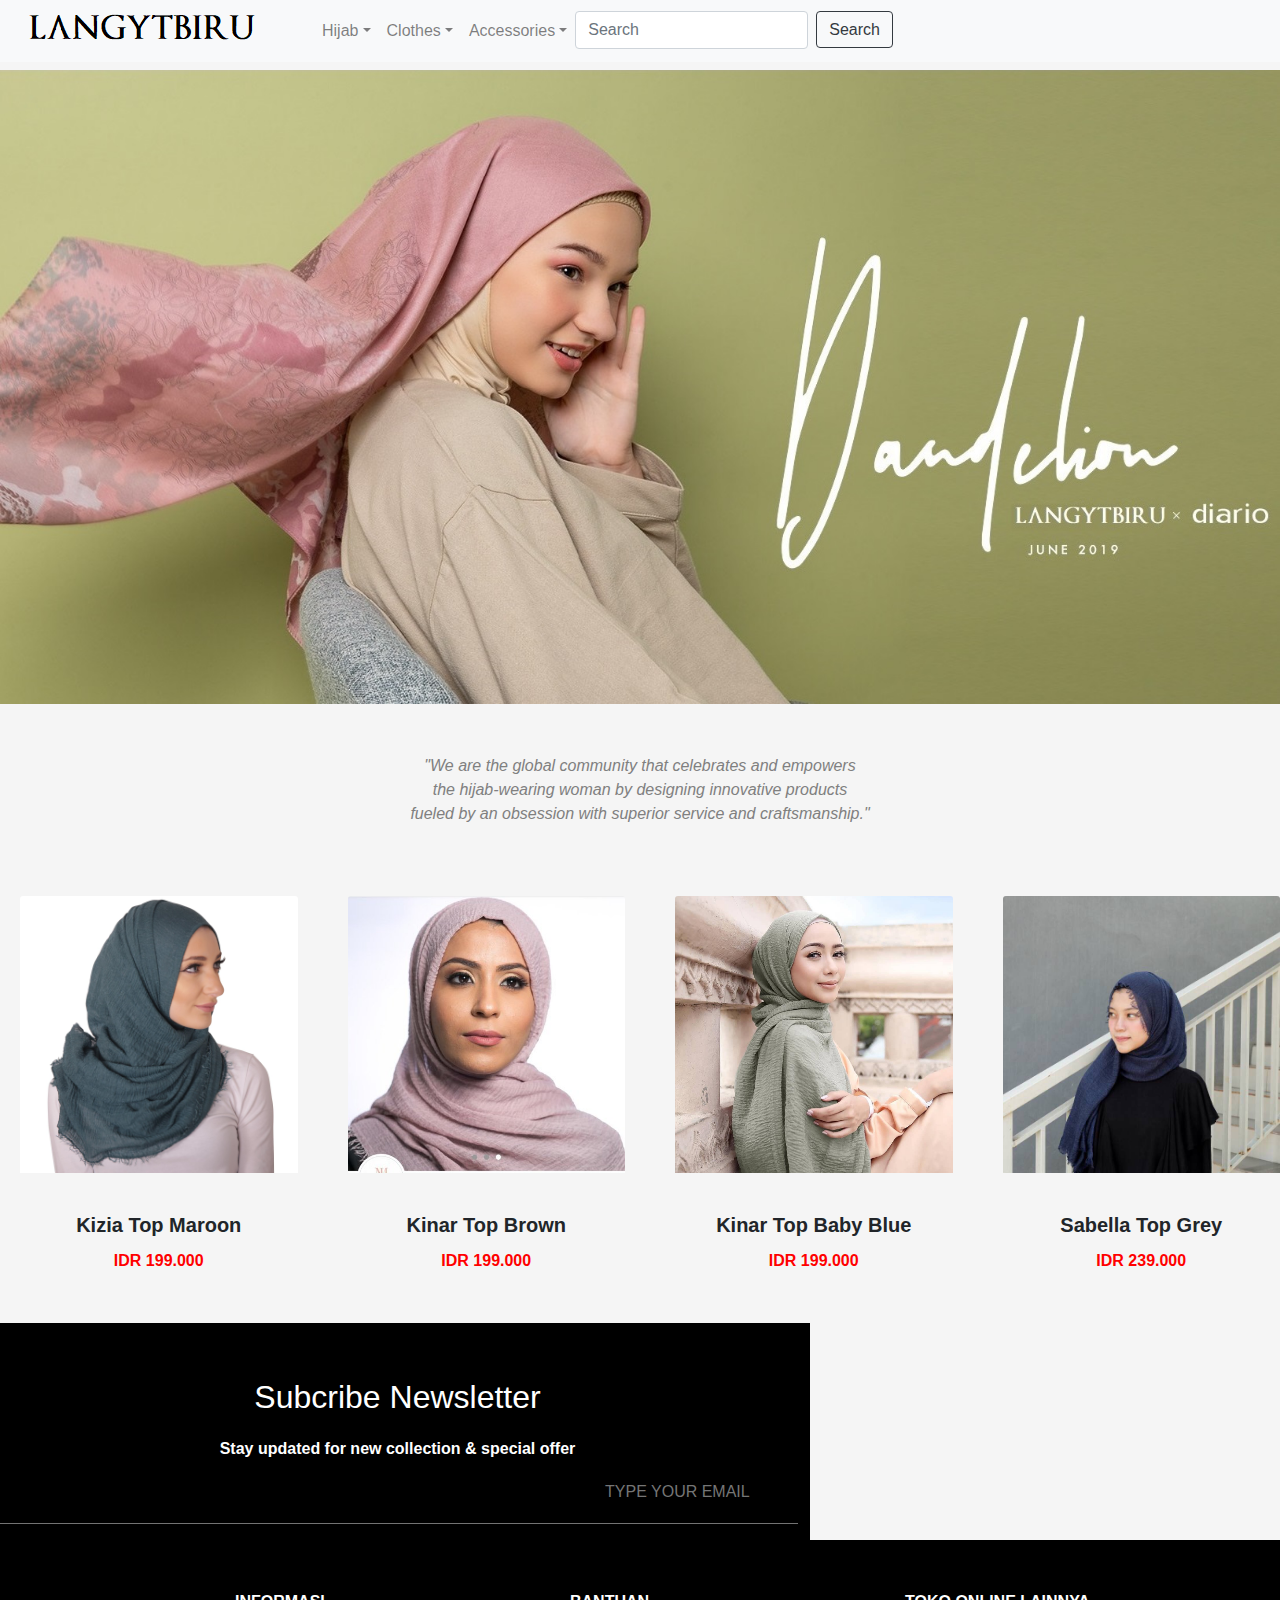
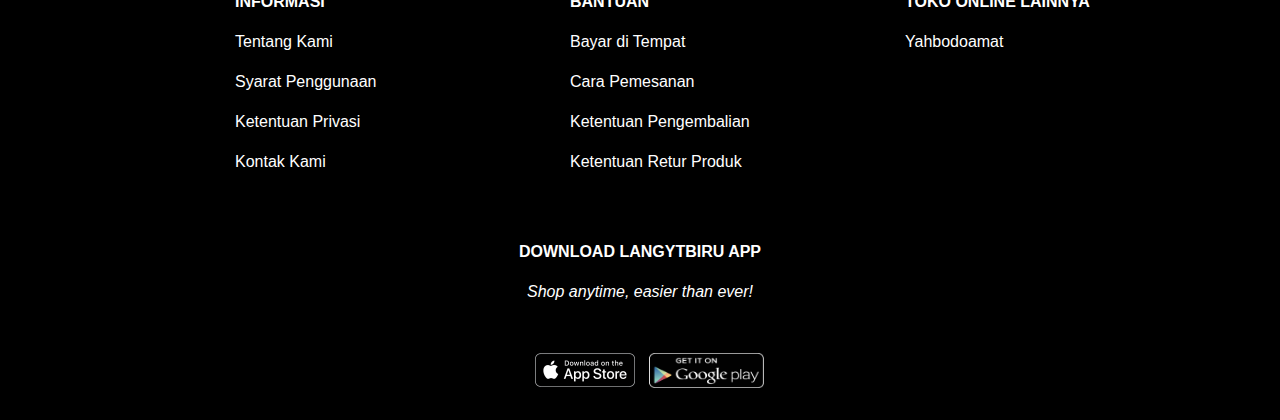
<file: Crinkle.html>
<!DOCTYPE html>
<html>
<head>
  <title>Langytbiru - Jual Baju dan Busana Muslim</title>
  <!-- <link rel="stylesheet" type="text/css" href=".\bootstrap-4.3.1-dist\css\bootstrap.min.css"> --> <!-- sesuaikan file bootstrapnya, min = versi minify dr bootstrap, bisa yg lain tp ini dah cukup -->
<link rel="stylesheet" href="https://stackpath.bootstrapcdn.com/bootstrap/4.3.1/css/bootstrap.min.css" integrity="sha384-ggOyR0iXCbMQv3Xipma34MD+dH/1fQ784/j6cY/iJTQUOhcWr7x9JvoRxT2MZw1T" crossorigin="anonymous">
  <meta name="viewport" content="width=device-width, initial-scale=1, shrink-to-fit=no"> <!-- agar halaman terlihat lebih responsive -->
  
  <script src="https://code.jquery.com/jquery-3.3.1.slim.min.js" integrity="sha384-q8i/X+965DzO0rT7abK41JStQIAqVgRVzpbzo5smXKp4YfRvH+8abtTE1Pi6jizo" crossorigin="anonymous"></script>
<script src="https://cdnjs.cloudflare.com/ajax/libs/popper.js/1.14.7/umd/popper.min.js" integrity="sha384-UO2eT0CpHqdSJQ6hJty5KVphtPhzWj9WO1clHTMGa3JDZwrnQq4sF86dIHNDz0W1" crossorigin="anonymous"></script>
<script src="https://stackpath.bootstrapcdn.com/bootstrap/4.3.1/js/bootstrap.min.js" integrity="sha384-JjSmVgyd0p3pXB1rRibZUAYoIIy6OrQ6VrjIEaFf/nJGzIxFDsf4x0xIM+B07jRM" crossorigin="anonymous"></script>

  <style type="text/css">
  /*HEADER*/
    .fixed-top{
      background-color: white;
    }
    #merk:hover{
      cursor: pointer;
    }
  /*BODY*/  
    body{
    background-color:whitesmoke;
    display: flex;
    flex-direction: column;
    justify-content: center;
    }
    .img-fluid{
    max-width: 100%;
    height: auto;
    }
    .text{
    font-style: italic;
    color: grey;
    max-width: 100%;
    height: auto;
    margin: 50px;
    }
    .items{
    max-width: 100%;
    height: auto;
    margin-top: 20px;
    margin-left: 20px;
    }
    .card-img-top:hover{
    cursor: pointer;
    opacity: 0.4;
    }
    .card-title{
    text-align: center;
    font-family: arial;
    }
    .card-title:hover{
    cursor: pointer;
    opacity: 0.4;
    }
    .card-text{
    text-align: center;
    font-family: arial;
    color: red;
    }
    .card-text:hover{
    cursor: pointer;
    opacity: 0.4;
    }
    .text-left:hover{
    cursor: pointer;
    opacity: 0.4;
  }
  </style>
</head>
<body>

<!--  HEADER     -->

    <div class="fixed-top">
    <nav class="navbar navbar-expand-lg navbar-light bg-light justify-content-between">
      <div> <a href="./assets/index.html"><img src="./assets/merk.png" id="merk"> </a></div>

       <button class="navbar-toggler" type="button" data-toggle="collapse" data-target="#navbarNav" aria-controls="navbarNav" aria-expanded="false" aria-label="Toggle navigation">
          <span class="navbar-toggler-icon"></span>
        </button>
         <div class="collapse navbar-collapse" id="navbarNav">
          <ul class="navbar-nav">


            <li class="nav-item dropdown">
               <a class="nav-link dropdown-toggle" href="#" id="navbarDropdownMenuLink" data-toggle="dropdown" aria-haspopup="true" aria-expanded="false"> Hijab</a>
            <div class="dropdown-menu" aria-labelledby="navbarDropdownMenuLink">
              <a class="dropdown-item" href="Crinkle.html">Crinkle Shawl</a>
              <a class="dropdown-item" href="Aatirah.html">Aatirah Shawl</a>
              <a class="dropdown-item"  href="Waffle.html">Waffle  Shawl</a>
            </div>
          </li>

          <li class="nav-item dropdown">
               <a class="nav-link dropdown-toggle" href="#" id="navbarDropdownMenuLink" data-toggle="dropdown" aria-haspopup="true" aria-expanded="false"> Clothes</a>
            <div class="dropdown-menu" aria-labelledby="navbarDropdownMenuLink">
              <a class="dropdown-item" href="Catalog.html">Top Clothes</a>
              <a class="dropdown-item" href="Pants.html">Pants</a>
            </div>
          </li>

          <li class="nav-item dropdown" >
               <a class="nav-link dropdown-toggle" href="#" id="navbarDropdownMenuLink" data-toggle="dropdown" aria-haspopup="true" aria-expanded="false">Accessories</a>
            <div class="dropdown-menu" aria-labelledby="navbarDropdownMenuLink">
              <a class="dropdown-item" href="Pin.html">Hijab Pin</a>
            </div>
          </li>
             <input class="form-control mr-sm-2" type="search" placeholder="Search" aria-label="Search">
           <button class="btn btn-outline-dark my-2 my-sm-0" type="submit" style="height: 37px ">Search</button>
          </ul>
        </div>
    </nav>
  </div>

  <!-- FOTO MBAKNYA -->
    <img src="./assets/bg1.jpg" class="img-fluid" alt="Responsive image" style="margin-top: 70px;">
  <!-- TEXT QUOTES -->
  <div align="center" class="text">"We are the global community that celebrates and empowers <br>
    the hijab-wearing woman by designing innovative products <br>
  fueled by an obsession with superior service and craftsmanship."</div>

  <!-- CATALOG -->

  <div class="row class">
    <div class="col-md-3">
      <div class="items">
      <img class="card-img-top" src="./assets/cr1.jpg">
      <div class="card-body"></div>
      <div class="card-title"><h5><b>Kizia Top Maroon</b></h5></div>
      <div class="card-text"><b>IDR 199.000</b></div>
      </div>
    </div>

    <div class="col-md-3">
      <div class="items">
      <img class="card-img-top" src="./assets/cr2.jpg">
      <div class="card-body"></div>
      <div class="card-title"><h5><b>Kinar Top Brown</b></h5></div>
      <div class="card-text"><b>IDR 199.000</b></div>
      </div>
    </div>

    <div class="col-md-3">
      <div class="items">
      <img class="card-img-top" src="./assets/cr3.jpg">
      <div class="card-body"></div>
      <div class="card-title"><h5><b>Kinar Top Baby Blue</b></h5></div>
      <div class="card-text"><b>IDR 199.000</b></div>
      </div>
    </div>

    <div class="col-md-3">
      <div class="items">
      <img class="card-img-top" src="./assets/cr4.jpg">
      <div class="card-body"></div>
      <div class="card-title"><h5><b>Sabella Top Grey</b></h5></div>
      <div class="card-text"><b>IDR 239.000</b></div>
      </div>
    </div>

    <!-- FOOTER -->
  <div class="footer" style="background-color:black; color: white;padding-top:50px; margin-top: 50px;">
  <p class="text-center" style="font-size: 2rem;">Subcribe Newsletter</p>
  <p class="text-center"><b>Stay updated for new collection & special offer</b></p>
  <input type="text" name="email" placeholder="                     TYPE YOUR EMAIL" style="width: 300px;height: 30px; background-color: black; color: white; border: none; margin-left: 525px; ">
  <hr noshade="10" width="800px" color= "grey">
</div>
    <div class="row" style="background-color:black; color: white;">
    <div class="col-md-3" style="margin-top: 50px; margin-left: 250px;">
    <p class="text-left" ><b>INFORMASI</b></p>
  <p class="text-left">Tentang Kami</p>
  <p class="text-left">Syarat Penggunaan</p>
  <p class="text-left">Ketentuan Privasi</p>
  <p class="text-left">Kontak Kami</p>
    </div>
    
    <div class="col-md-3"  style="margin-top: 50px;">
    <p class="text-left"><b>BANTUAN</b></p>
  <p class="text-left">Bayar di Tempat</p>
  <p class="text-left">Cara Pemesanan</p>
  <p class="text-left">Ketentuan Pengembalian</p>
  <p class="text-left">Ketentuan Retur Produk</p>
  </div>  

    <div class="col-md-3"  style="margin-top: 50px;">
    <p class="text-left"><b>TOKO ONLINE LAINNYA</b></p>
  <p class="text-left">Yahbodoamat</p>
  </div>  

  <div class="col-md-12" style="margin-top: 50px; ">
    <p class="text-center"><b>DOWNLOAD LANGYTBIRU APP</b></p>
    <p class="text-center" style="font-style: italic;">Shop anytime, easier than ever!</p>
      <img src="./assets/IOS.png" width="100" height="100" style="margin-left: 550px">
      <img src="./assets/ANDROID.png" width="115" height="35" style="margin-left: 10px;">
  </div>
  </div>
</body>
</html>
</file>
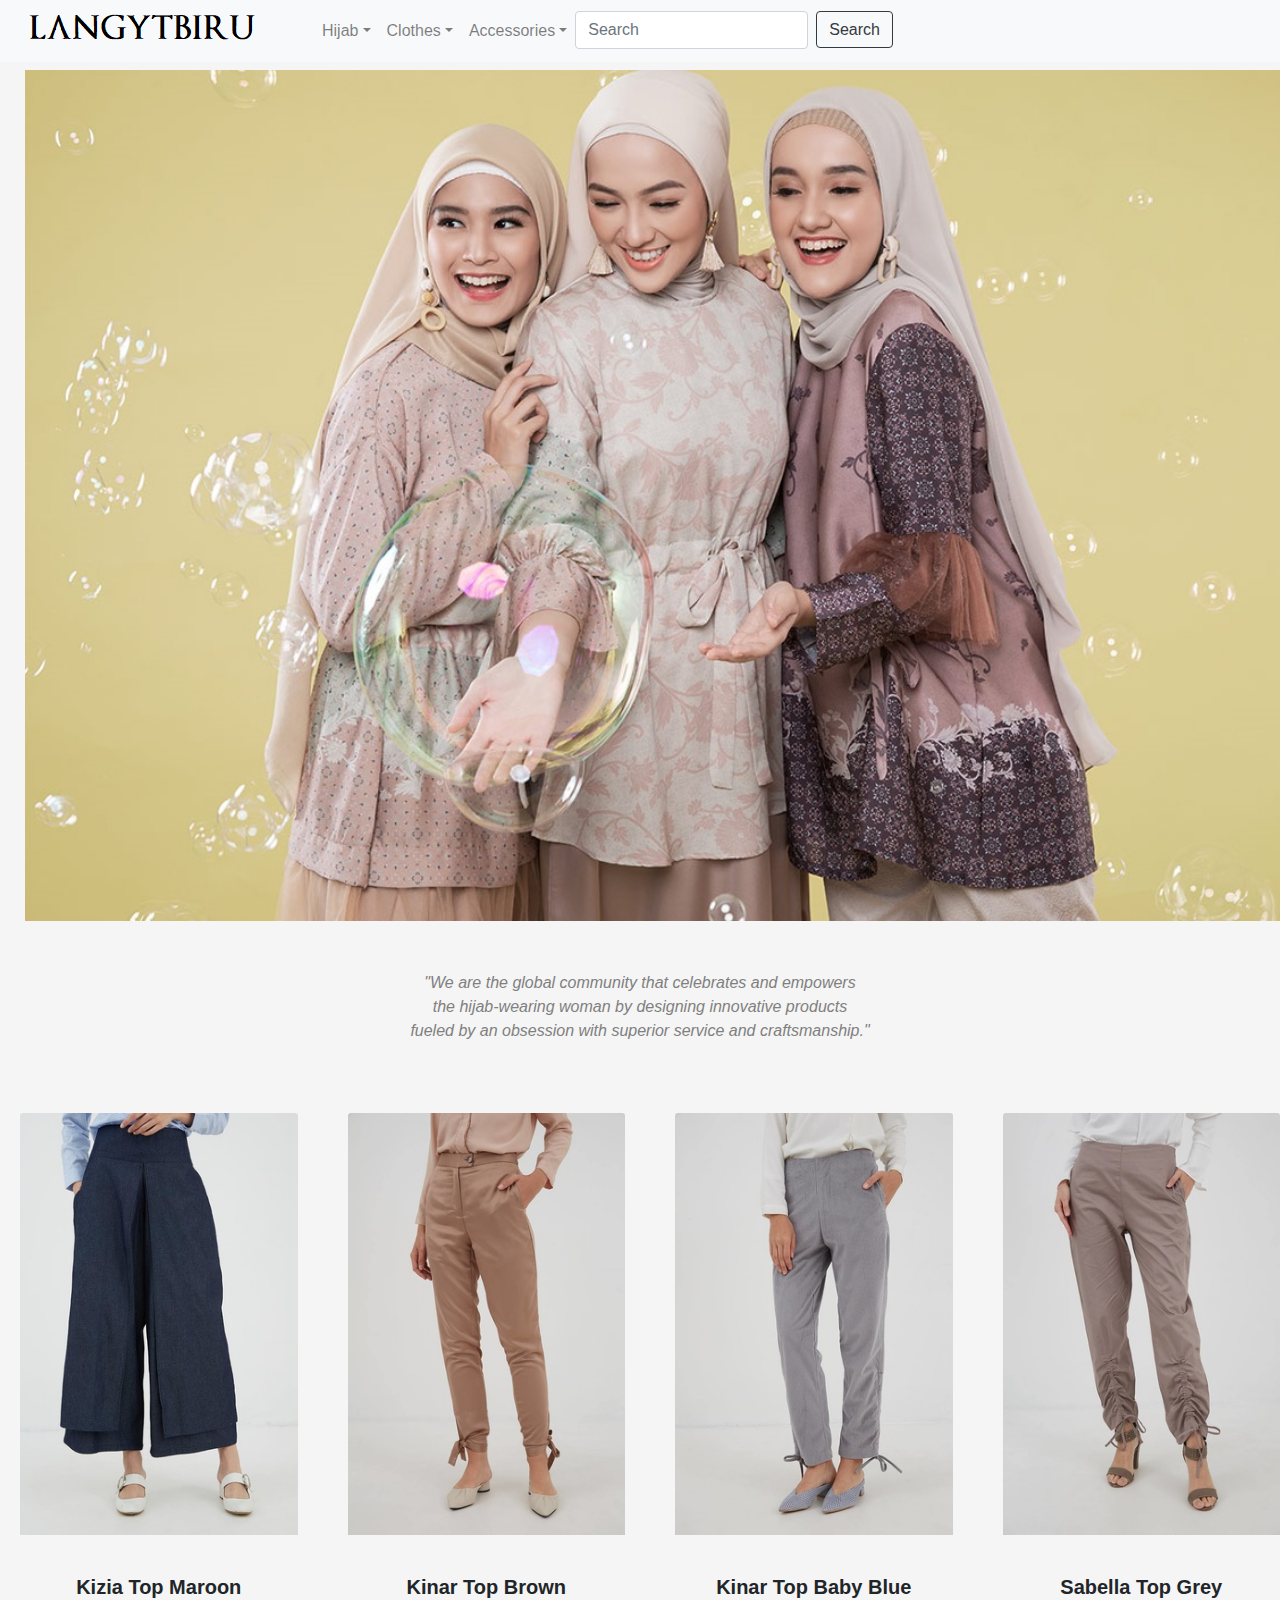
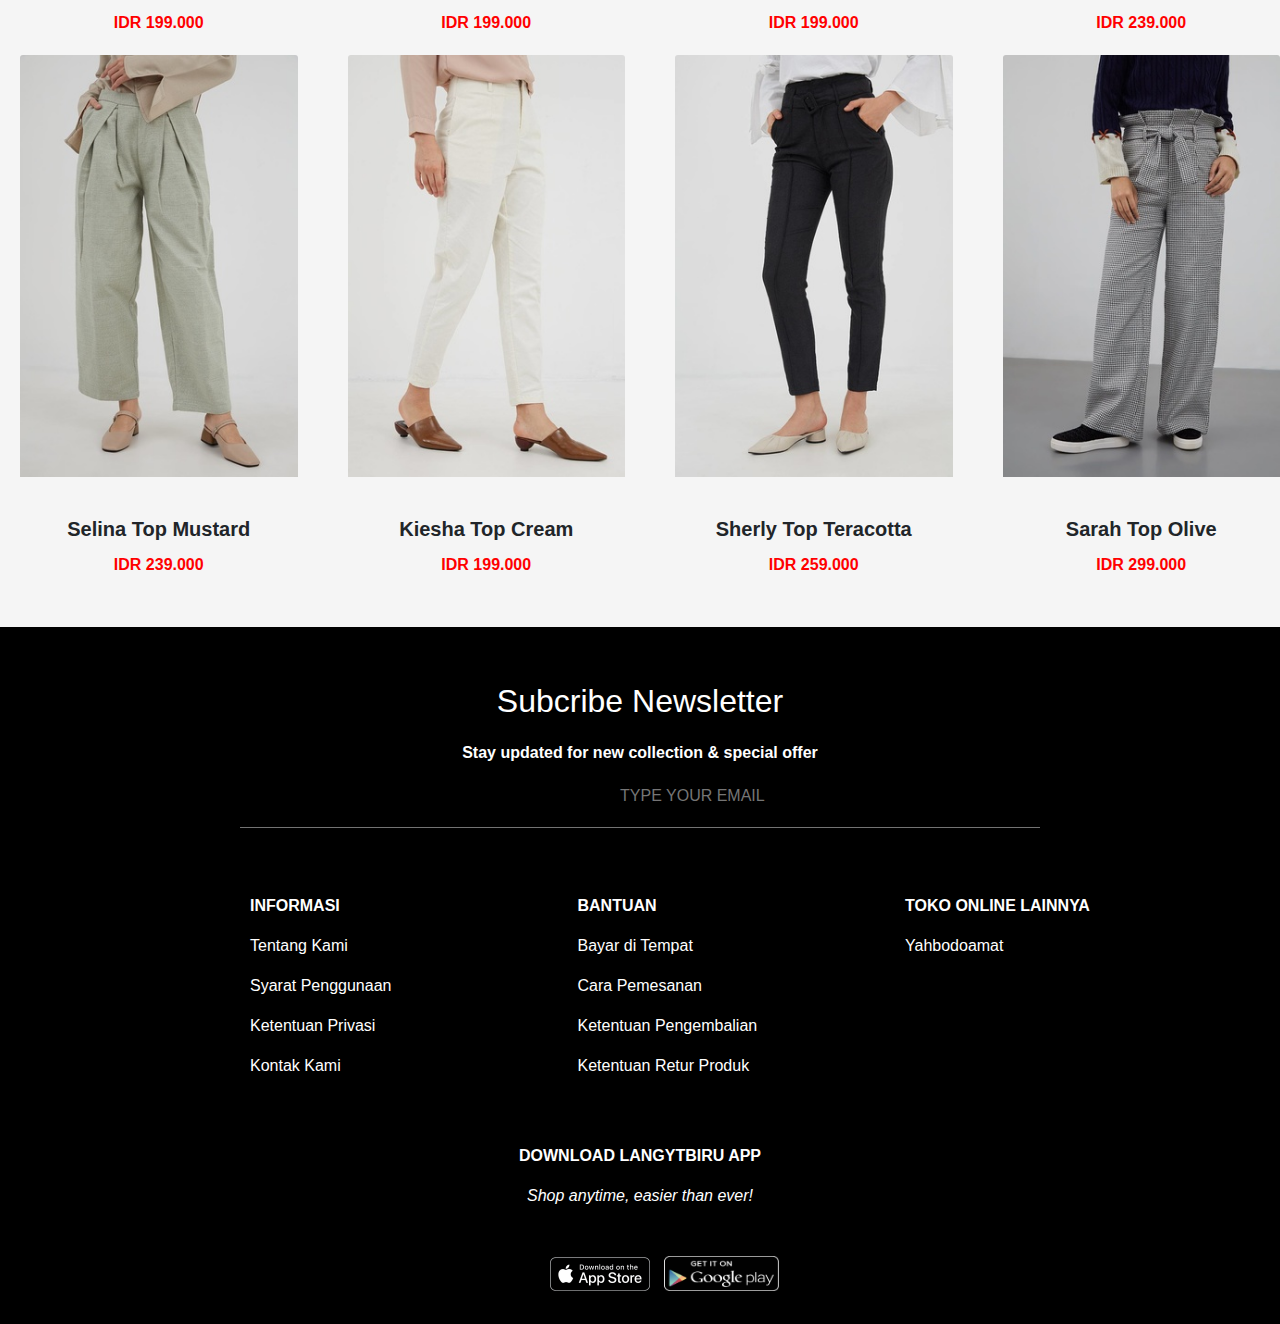
<file: Pants.html>
<!DOCTYPE html>
<html>
<head>
  <title>Langytbiru - Jual Baju dan Busana Muslim</title>
 <!--  <link rel="stylesheet" type="text/css" href=".\bootstrap-4.3.1-dist\css\bootstrap.min.css"> --> <!-- sesuaikan file bootstrapnya, min = versi minify dr bootstrap, bisa yg lain tp ini dah cukup -->
<link rel="stylesheet" href="https://stackpath.bootstrapcdn.com/bootstrap/4.3.1/css/bootstrap.min.css" integrity="sha384-ggOyR0iXCbMQv3Xipma34MD+dH/1fQ784/j6cY/iJTQUOhcWr7x9JvoRxT2MZw1T" crossorigin="anonymous">
  <meta name="viewport" content="width=device-width, initial-scale=1, shrink-to-fit=no"> <!-- agar halaman terlihat lebih responsive -->
  
  <script src="https://code.jquery.com/jquery-3.3.1.slim.min.js" integrity="sha384-q8i/X+965DzO0rT7abK41JStQIAqVgRVzpbzo5smXKp4YfRvH+8abtTE1Pi6jizo" crossorigin="anonymous"></script>
<script src="https://cdnjs.cloudflare.com/ajax/libs/popper.js/1.14.7/umd/popper.min.js" integrity="sha384-UO2eT0CpHqdSJQ6hJty5KVphtPhzWj9WO1clHTMGa3JDZwrnQq4sF86dIHNDz0W1" crossorigin="anonymous"></script>
<script src="https://stackpath.bootstrapcdn.com/bootstrap/4.3.1/js/bootstrap.min.js" integrity="sha384-JjSmVgyd0p3pXB1rRibZUAYoIIy6OrQ6VrjIEaFf/nJGzIxFDsf4x0xIM+B07jRM" crossorigin="anonymous"></script>

  <style type="text/css">
  /*HEADER*/
    .fixed-top{
      background-color: white;
    }
    #merk:hover{
      cursor: pointer;
    }
  /*BODY*/  
    body{
    background-color:whitesmoke;
    display: flex;
    flex-direction: column;
    justify-content: center;
    }
    .img-fluid{
    max-width: 100%;
    height: auto;
    }
    .text{
    font-style: italic;
    color: grey;
    max-width: 100%;
    height: auto;
    margin: 50px;
    }
    .items{
    max-width: 100%;
    height: auto;
    margin-top: 20px;
    margin-left: 20px;
    }
    .card-img-top:hover{
    cursor: pointer;
    opacity: 0.4;
    }
    .card-title{
    text-align: center;
    font-family: arial;
    }
    .card-title:hover{
    cursor: pointer;
    opacity: 0.4;
    }
    .card-text{
    text-align: center;
    font-family: arial;
    color: red;
    }
    .card-text:hover{
    cursor: pointer;
    opacity: 0.4;
    }
    .text-left:hover{
    cursor: pointer;
    opacity: 0.4;
  }
  </style>
</head>
<body>

<!--  HEADER     -->


      <div class="fixed-top">
    <nav class="navbar navbar-expand-lg navbar-light bg-light justify-content-between">
      <div> <a href="./assets/index.html"><img src="./assets/merk.png" id="merk"> </a></div>

       <button class="navbar-toggler" type="button" data-toggle="collapse" data-target="#navbarNav" aria-controls="navbarNav" aria-expanded="false" aria-label="Toggle navigation">
          <span class="navbar-toggler-icon"></span>
        </button>
         <div class="collapse navbar-collapse" id="navbarNav">
          <ul class="navbar-nav">


            <li class="nav-item dropdown">
               <a class="nav-link dropdown-toggle" href="#" id="navbarDropdownMenuLink" data-toggle="dropdown" aria-haspopup="true" aria-expanded="false"> Hijab</a>
            <div class="dropdown-menu" aria-labelledby="navbarDropdownMenuLink">
              <a class="dropdown-item" href="Crinkle.html">Crinkle Shawl</a>
              <a class="dropdown-item" href="Aatirah.html">Aatirah Shawl</a>
              <a class="dropdown-item"  href="Waffle.html">Waffle  Shawl</a>
            </div>
          </li>

          <li class="nav-item dropdown">
               <a class="nav-link dropdown-toggle" href="#" id="navbarDropdownMenuLink" data-toggle="dropdown" aria-haspopup="true" aria-expanded="false"> Clothes</a>
            <div class="dropdown-menu" aria-labelledby="navbarDropdownMenuLink">
              <a class="dropdown-item" href="Catalog.html">Top Clothes</a>
              <a class="dropdown-item" href="Pants.html">Pants</a>
            </div>
          </li>

          <li class="nav-item dropdown" >
               <a class="nav-link dropdown-toggle" href="#" id="navbarDropdownMenuLink" data-toggle="dropdown" aria-haspopup="true" aria-expanded="false">Accessories</a>
            <div class="dropdown-menu" aria-labelledby="navbarDropdownMenuLink">
              <a class="dropdown-item" href="Pin.html">Hijab Pin</a>
            </div>
          </li>
             <input class="form-control mr-sm-2" type="search" placeholder="Search" aria-label="Search">
           <button class="btn btn-outline-dark my-2 my-sm-0" type="submit" style="height: 37px ">Search</button>
          </ul>
        </div>
    </nav>
  </div>

  <!-- FOTO MBAKNYA -->
    <img src="./assets/sss.jpg" class="img-fluid" alt="Responsive image" style="margin-top: 70px; margin-left: 25px; width: 1300px;">
  <!-- TEXT QUOTES -->
  <div align="center" class="text">"We are the global community that celebrates and empowers <br>
    the hijab-wearing woman by designing innovative products <br>
  fueled by an obsession with superior service and craftsmanship."</div>

  <!-- CATALOG -->

  <div class="row class">
    <div class="col-md-3">
      <div class="items">
      <img class="card-img-top" src="./assets/c1.jpg">
      <div class="card-body"></div>
      <div class="card-title"><h5><b>Kizia Top Maroon</b></h5></div>
      <div class="card-text"><b>IDR 199.000</b></div>
      </div>
    </div>

    <div class="col-md-3">
      <div class="items">
      <img class="card-img-top" src="./assets/c2.jpg">
      <div class="card-body"></div>
      <div class="card-title"><h5><b>Kinar Top Brown</b></h5></div>
      <div class="card-text"><b>IDR 199.000</b></div>
      </div>
    </div>

    <div class="col-md-3">
      <div class="items">
      <img class="card-img-top" src="./assets/c3.jpg">
      <div class="card-body"></div>
      <div class="card-title"><h5><b>Kinar Top Baby Blue</b></h5></div>
      <div class="card-text"><b>IDR 199.000</b></div>
      </div>
    </div>

    <div class="col-md-3">
      <div class="items">
      <img class="card-img-top" src="./assets/c4.jpg">
      <div class="card-body"></div>
      <div class="card-title"><h5><b>Sabella Top Grey</b></h5></div>
      <div class="card-text"><b>IDR 239.000</b></div>
      </div>
    </div>

    <div class="col-md-3">
      <div class="items">
      <img class="card-img-top" src="./assets/c5.jpg">
      <div class="card-body"></div>
      <div class="card-title"><h5><b>Selina Top Mustard</b></h5></div>
      <div class="card-text"><b>IDR 239.000</b></div>
      </div>
    </div>

    <div class="col-md-3">
      <div class="items">
      <img class="card-img-top" src="./assets/c6.jpg">
      <div class="card-body"></div>
      <div class="card-title"><h5><b>Kiesha Top Cream</b></h5></div>
      <div class="card-text"><b>IDR 199.000</b></div>
      </div>
    </div>

    <div class="col-md-3">
      <div class="items">
      <img class="card-img-top" src="./assets/c7.jpg">
      <div class="card-body"></div>
      <div class="card-title"><h5><b>Sherly Top Teracotta</b></h5></div>
      <div class="card-text"><b>IDR 259.000</b></div>
      </div>
    </div>

    <div class="col-md-3">
      <div class="items">
      <img class="card-img-top" src="./assets/c8.jpg">
      <div class="card-body"></div>
      <div class="card-title"><h5><b>Sarah Top Olive</b></h5></div>
      <div class="card-text"><b>IDR 299.000</b></div>
      </div>
    </div>
  </div>

  <!-- FOOTER -->
  <div class="footer" style="background-color:black; color: white;padding-top:50px; margin-top: 50px;">
  <p class="text-center" style="font-size: 2rem;">Subcribe Newsletter</p>
  <p class="text-center"><b>Stay updated for new collection & special offer</b></p>
  <input type="text" name="email" placeholder="                     TYPE YOUR EMAIL" style="width: 300px;height: 30px; background-color: black; color: white; border: none; margin-left: 525px; ">
  <hr noshade="10" width="800px" color= "grey">
</div>
    <div class="row" style="background-color:black; color: white;">
    <div class="col-md-3" style="margin-top: 50px; margin-left: 250px;">
    <p class="text-left" ><b>INFORMASI</b></p>
  <p class="text-left">Tentang Kami</p>
  <p class="text-left">Syarat Penggunaan</p>
  <p class="text-left">Ketentuan Privasi</p>
  <p class="text-left">Kontak Kami</p>
    </div>
    
    <div class="col-md-3"  style="margin-top: 50px;">
    <p class="text-left"><b>BANTUAN</b></p>
  <p class="text-left">Bayar di Tempat</p>
  <p class="text-left">Cara Pemesanan</p>
  <p class="text-left">Ketentuan Pengembalian</p>
  <p class="text-left">Ketentuan Retur Produk</p>
  </div>  

    <div class="col-md-3"  style="margin-top: 50px;">
    <p class="text-left"><b>TOKO ONLINE LAINNYA</b></p>
  <p class="text-left">Yahbodoamat</p>
  </div>  

  <div class="col-md-12" style="margin-top: 50px; ">
    <p class="text-center"><b>DOWNLOAD LANGYTBIRU APP</b></p>
    <p class="text-center" style="font-style: italic;">Shop anytime, easier than ever!</p>
      <img src="./assets/IOS.png" width="100" height="100" style="margin-left: 550px">
      <img src="./assets/ANDROID.png" width="115" height="35" style="margin-left: 10px;">
  </div>
  </div>
</body>
</html>
</file>
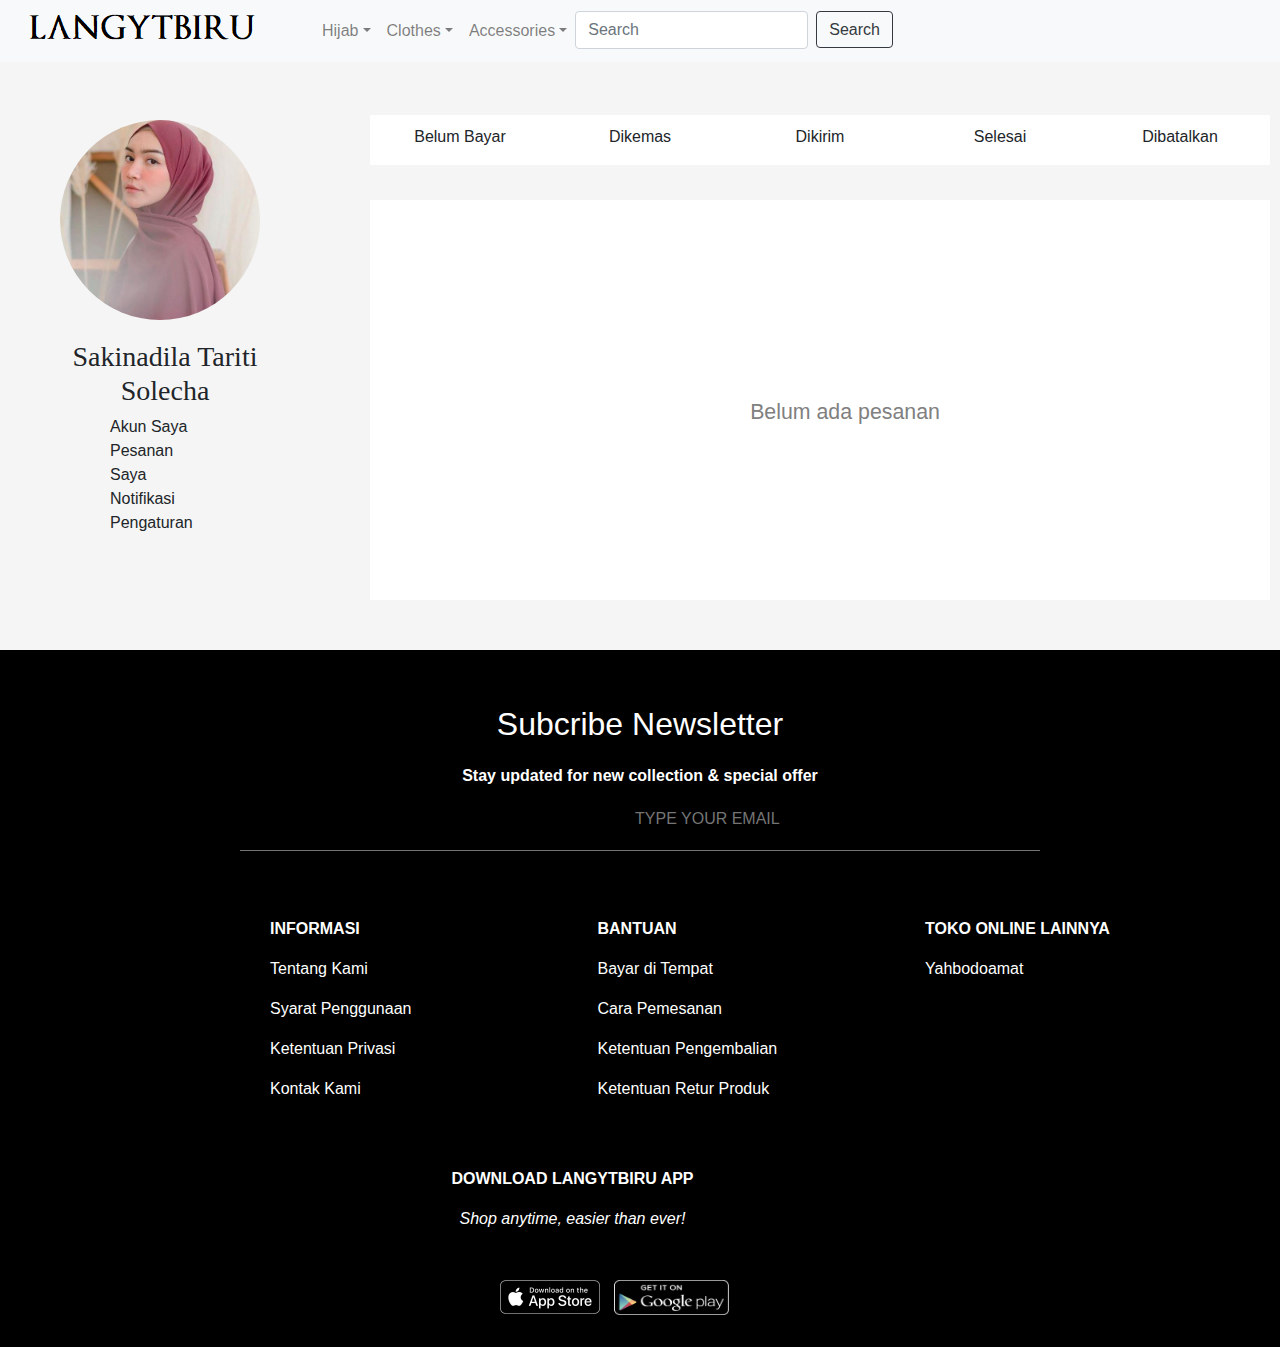
<file: Payment.html>
<!DOCTYPE html>
<html>
<head>
	<title>Langytbiru - Jual Baju dan Busana Muslim</title>
	<!-- <link rel="stylesheet" type="text/css" href=".\bootstrap-4.3.1-dist\css\bootstrap.min.css">  --><!-- sesuaikan file bootstrapnya, min = versi minify dr bootstrap, bisa yg lain tp ini dah cukup -->
<link rel="stylesheet" href="https://stackpath.bootstrapcdn.com/bootstrap/4.3.1/css/bootstrap.min.css" integrity="sha384-ggOyR0iXCbMQv3Xipma34MD+dH/1fQ784/j6cY/iJTQUOhcWr7x9JvoRxT2MZw1T" crossorigin="anonymous">
	<meta name="viewport" content="width=device-width, initial-scale=1, shrink-to-fit=no"> <!-- agar halaman terlihat lebih responsive -->
	
	<script src="https://code.jquery.com/jquery-3.3.1.slim.min.js" integrity="sha384-q8i/X+965DzO0rT7abK41JStQIAqVgRVzpbzo5smXKp4YfRvH+8abtTE1Pi6jizo" crossorigin="anonymous"></script>
	<script src="https://cdnjs.cloudflare.com/ajax/libs/popper.js/1.14.7/umd/popper.min.js" integrity="sha384-UO2eT0CpHqdSJQ6hJty5KVphtPhzWj9WO1clHTMGa3JDZwrnQq4sF86dIHNDz0W1" crossorigin="anonymous"></script>
	<script src="https://stackpath.bootstrapcdn.com/bootstrap/4.3.1/js/bootstrap.min.js" integrity="sha384-JjSmVgyd0p3pXB1rRibZUAYoIIy6OrQ6VrjIEaFf/nJGzIxFDsf4x0xIM+B07jRM" crossorigin="anonymous"></script>
  
  <style type="text/css">
    #merk:hover{
      cursor: pointer;
    }
    /*BODY*/
    body{
      background-color: whitesmoke;
      display: flex;
      flex-wrap: wrap;
    }
    .Kiri{
  height: 300px;
  width: 25%;
  float: left;
  margin-top: 100px;
  }
  .logo{
  background-image: url(./assets/profil.jpg);
  background-size: 200px 200px;
  height: 200px;
  width: 200px;
  padding-top: 10px;
  margin-top: 20px;
  margin-left: 60px;
  margin-bottom: 20px;
  border-radius:50% 
  }
  h3{
  font-family: gabriola;
  margin-left: 25px;
  width: 280px;
  }
  .sidebar{
  width: 25%;
  height: 500px;
  }
  .akun{
  margin-left: 110px;
  width: 100px;
  }
  .akun:hover{
    cursor: pointer;
    opacity: 0.4;
  }
  .Kanan{
  height:auto;
  width: 75%;
  float: right;
  }
  .choose{
  height: 50px;
  width: 900px;
  margin-left: 50px;
  margin-top: 100px;
  padding-top: 15px;
  display:flex;
  justify-content: center;
  }
  .pilih1{
  background-color: white;
  width: 250px;
  height:50px;
  }
  .pilih2{
  background-color: white;
  width: 250px;
  height:50px;
  }
  .pilih3{
  background-color: white;
  width: 250px;
  height:50px;
  }
  .pilih4{
  background-color: white;
  width: 250px;
  height:50px;
  }
  .pilih5{
  background-color: white;
  width: 250px;
  height:50px;
  }
  .menu{
    padding-top: 10px;
  }
  .menu:hover{
  opacity: 0.4;
  cursor: pointer;
  background-color: lightgrey;
  }
  .pesanan{
  background-color: white;
  height:400px;
  width: 900px;
  margin-left: 50px;
  margin-top: 50px;
  display:flex;
  justify-content: center;
  }
  .ket{
  padding: 200px;
  margin-left: 50px;
  color: grey;
  font-size: 16pt;
  }
  .text-left:hover{
  cursor: pointer;
  opacity: 0.4;
  }
  </style>
</head>
<body>
      <div class="fixed-top">
    <nav class="navbar navbar-expand-lg navbar-light bg-light justify-content-between">
      <div> <a href="./assets/index.html"><img src="./assets/merk.png" id="merk"> </a></div>

       <button class="navbar-toggler" type="button" data-toggle="collapse" data-target="#navbarNav" aria-controls="navbarNav" aria-expanded="false" aria-label="Toggle navigation">
          <span class="navbar-toggler-icon"></span>
        </button>
         <div class="collapse navbar-collapse" id="navbarNav">
          <ul class="navbar-nav">


            <li class="nav-item dropdown">
               <a class="nav-link dropdown-toggle" href="#" id="navbarDropdownMenuLink" data-toggle="dropdown" aria-haspopup="true" aria-expanded="false"> Hijab</a>
            <div class="dropdown-menu" aria-labelledby="navbarDropdownMenuLink">
              <a class="dropdown-item" href="Crinkle.html">Crinkle Shawl</a>
              <a class="dropdown-item" href="Aatirah.html">Aatirah Shawl</a>
              <a class="dropdown-item"  href="Waffle.html">Waffle  Shawl</a>
            </div>
          </li>

          <li class="nav-item dropdown">
               <a class="nav-link dropdown-toggle" href="#" id="navbarDropdownMenuLink" data-toggle="dropdown" aria-haspopup="true" aria-expanded="false"> Clothes</a>
            <div class="dropdown-menu" aria-labelledby="navbarDropdownMenuLink">
              <a class="dropdown-item" href="Catalog.html">Top Clothes</a>
              <a class="dropdown-item" href="Pants.html">Pants</a>
            </div>
          </li>

          <li class="nav-item dropdown" >
               <a class="nav-link dropdown-toggle" href="#" id="navbarDropdownMenuLink" data-toggle="dropdown" aria-haspopup="true" aria-expanded="false">Accessories</a>
            <div class="dropdown-menu" aria-labelledby="navbarDropdownMenuLink">
              <a class="dropdown-item" href="Pin.html">Hijab Pin</a>
            </div>
          </li>
             <input class="form-control mr-sm-2" type="search" placeholder="Search" aria-label="Search">
           <button class="btn btn-outline-dark my-2 my-sm-0" type="submit" style="height: 37px ">Search</button>
          </ul>
        </div>
    </nav>
  </div>


  <div class="Kiri">
  <div class="logo"></div>
      <h3 align="center">Sakinadila Tariti Solecha</h3>
  <div class="sidebar">
    <div class="akun" >Akun Saya</div>
    <div class="akun" >Pesanan Saya</div>
    <div class="akun" >Notifikasi</div>
    <div class="akun">Pengaturan</div>
    </div>
  </div>

    <div id="Kanan">
  <div class="choose">
  <div class="menu pilih1" align="center">Belum Bayar</div>
  <div class="menu pilih2" align="center">Dikemas</div>
  <div class="menu pilih3" align="center">Dikirim</div>
  <div class="menu pilih4" align="center">Selesai</div>
  <div class="menu pilih5" align="center">Dibatalkan</div>
  </div>
    <nav class="pesanan">
      <h1 class="ket">Belum ada pesanan</h1>
    </nav>
  </div>


  <div class="col-12" style="background-color:black; color: white;padding-top:50px; margin-top: 50px;">
  <p class="text-center" style="font-size: 2rem;">Subcribe Newsletter</p>
  <p class="text-center"><b>Stay updated for new collection & special offer</b></p>
  <input type="text" name="email" placeholder="                     TYPE YOUR EMAIL" style="width: 300px;height: 30px; background-color: black; color: white; border: none; margin-left: 525px; ">
  <hr noshade="10" width="800px" color= "grey">
</div>
    <div class="row" style="background-color:black; color: white;">
    <div class="col-md-3" style="margin-top: 50px; margin-left: 270px;">
    <p class="text-left"><b>INFORMASI</b></p>
  <p class="text-left">Tentang Kami</p>
  <p class="text-left">Syarat Penggunaan</p>
  <p class="text-left">Ketentuan Privasi</p>
  <p class="text-left">Kontak Kami</p>
    </div>
    
    <div class="col-md-3"  style="margin-top: 50px;">
    <p class="text-left"><b>BANTUAN</b></p>
  <p class="text-left">Bayar di Tempat</p>
  <p class="text-left">Cara Pemesanan</p>
  <p class="text-left">Ketentuan Pengembalian</p>
  <p class="text-left">Ketentuan Retur Produk</p>
  </div>  

    <div class="col-md-3"  style="margin-top: 50px;">
    <p class="text-left"><b>TOKO ONLINE LAINNYA</b></p>
  <p class="text-left">Yahbodoamat</p>
  </div>  
   <div class="col-md-3"  style="margin-top: 50px; margin-right: 100px;">
  </div>  

    <div class="col-md-12" style="padding-right: 150px;">
    <p class="text-center"><b>DOWNLOAD LANGYTBIRU APP</b></p>
    <p class="text-center" style="font-style: italic;">Shop anytime, easier than ever!</p>
      <img src="./assets/IOS.png" width="100" height="100" style="margin-left: 500px;">
      <img src="./assets/ANDROID.png" width="115" height="35" style="margin-left: 10px;">
  </div>
  </div>
</body>
</html>
</file>
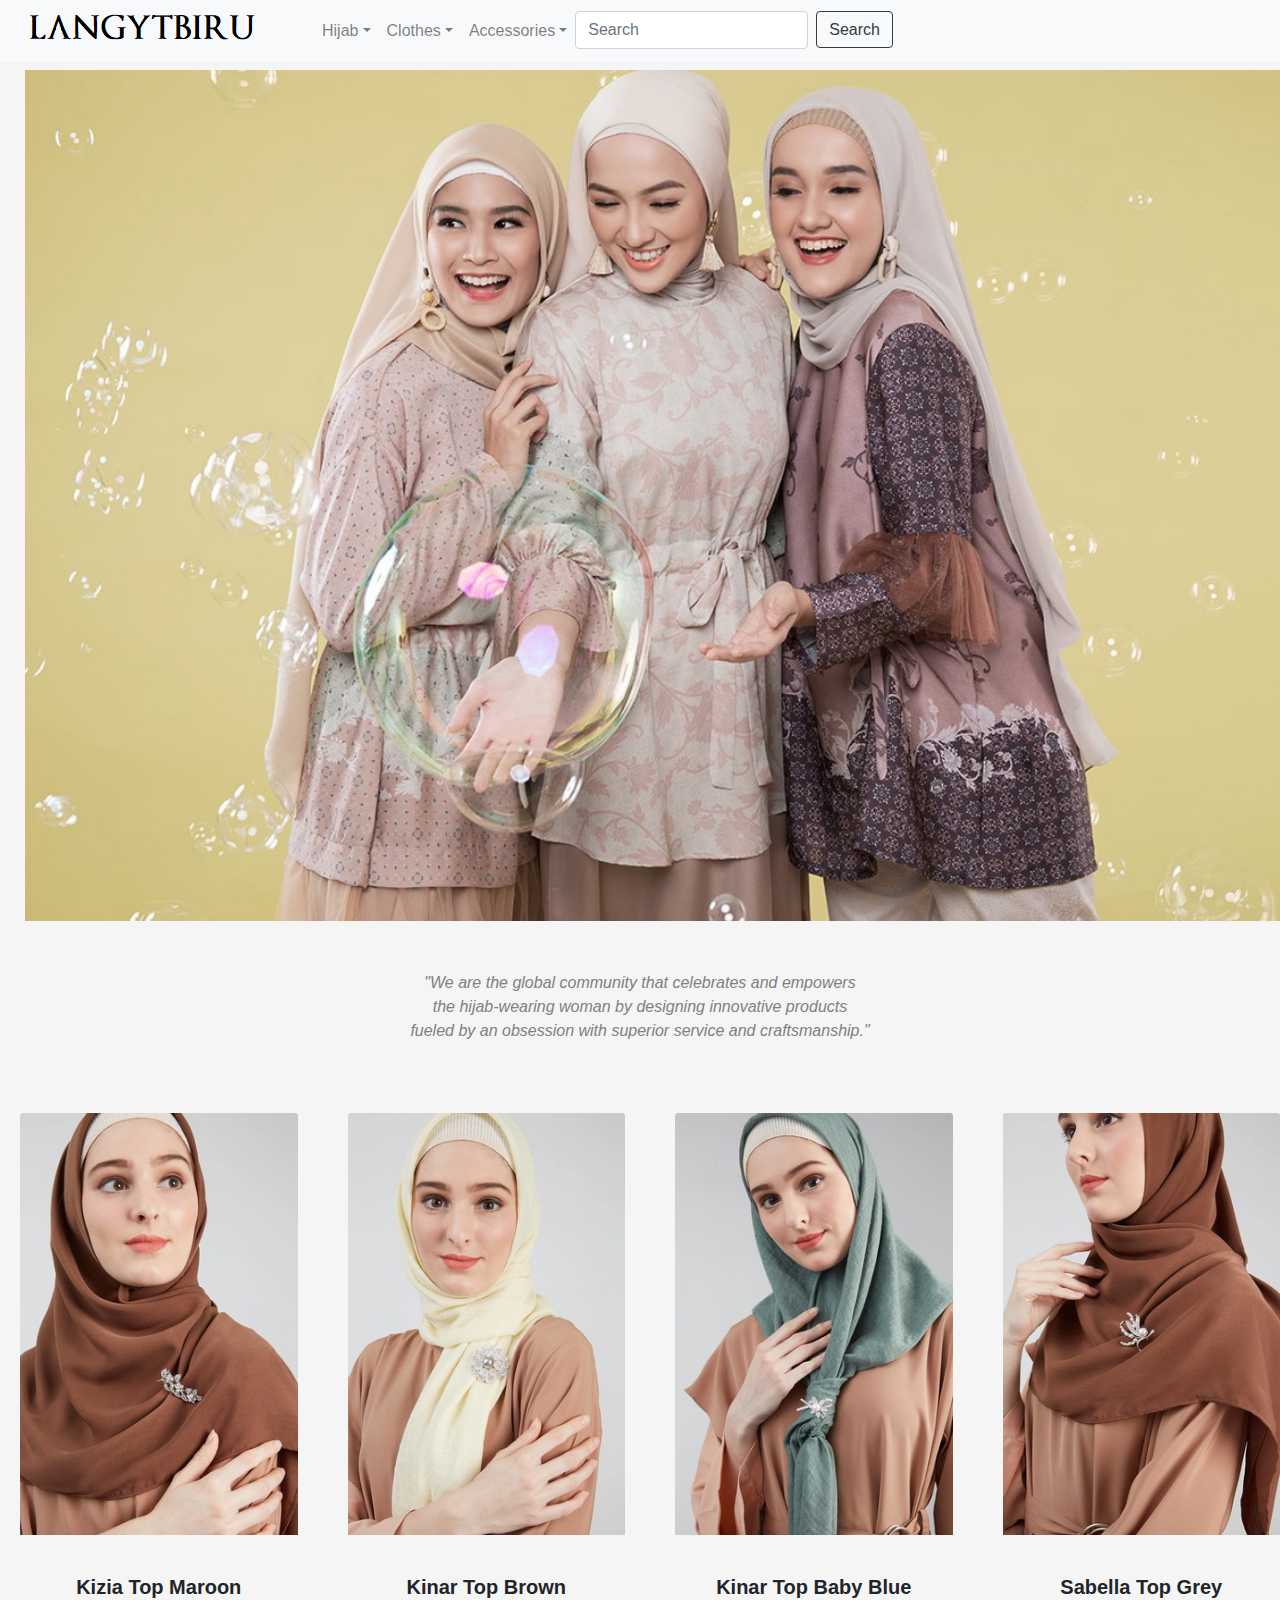
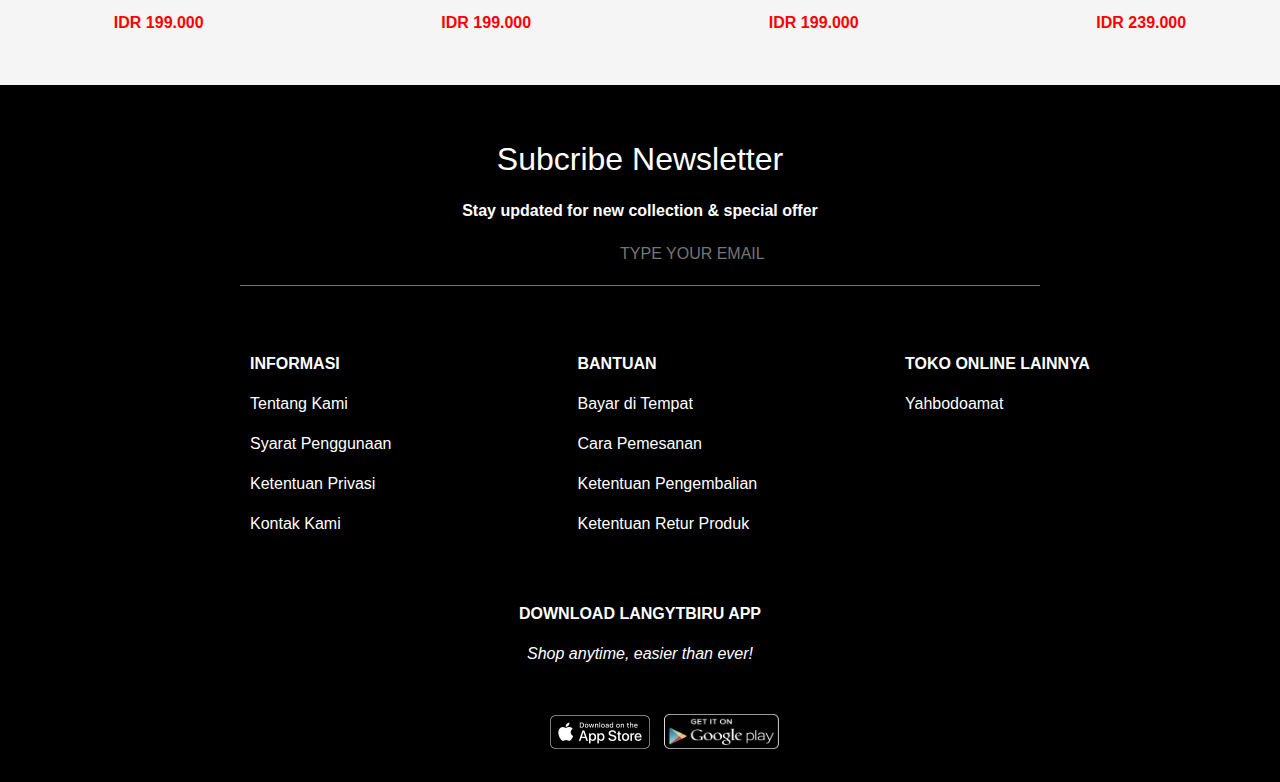
<file: Pin.html>
<!DOCTYPE html>
<html>
<head>
  <title>Langytbiru - Jual Baju dan Busana Muslim</title>
  <!-- <link rel="stylesheet" type="text/css" href=".\bootstrap-4.3.1-dist\css\bootstrap.min.css"> --> <!-- sesuaikan file bootstrapnya, min = versi minify dr bootstrap, bisa yg lain tp ini dah cukup -->
<link rel="stylesheet" href="https://stackpath.bootstrapcdn.com/bootstrap/4.3.1/css/bootstrap.min.css" integrity="sha384-ggOyR0iXCbMQv3Xipma34MD+dH/1fQ784/j6cY/iJTQUOhcWr7x9JvoRxT2MZw1T" crossorigin="anonymous">
  <meta name="viewport" content="width=device-width, initial-scale=1, shrink-to-fit=no"> <!-- agar halaman terlihat lebih responsive -->
  
  <script src="https://code.jquery.com/jquery-3.3.1.slim.min.js" integrity="sha384-q8i/X+965DzO0rT7abK41JStQIAqVgRVzpbzo5smXKp4YfRvH+8abtTE1Pi6jizo" crossorigin="anonymous"></script>
<script src="https://cdnjs.cloudflare.com/ajax/libs/popper.js/1.14.7/umd/popper.min.js" integrity="sha384-UO2eT0CpHqdSJQ6hJty5KVphtPhzWj9WO1clHTMGa3JDZwrnQq4sF86dIHNDz0W1" crossorigin="anonymous"></script>
<script src="https://stackpath.bootstrapcdn.com/bootstrap/4.3.1/js/bootstrap.min.js" integrity="sha384-JjSmVgyd0p3pXB1rRibZUAYoIIy6OrQ6VrjIEaFf/nJGzIxFDsf4x0xIM+B07jRM" crossorigin="anonymous"></script>

  <style type="text/css">
  /*HEADER*/
    .fixed-top{
      background-color: white;
    }
    #merk:hover{
      cursor: pointer;
    }
  /*BODY*/  
    body{
    background-color:whitesmoke;
    display: flex;
    flex-direction: column;
    justify-content: center;
    }
    .img-fluid{
    max-width: 100%;
    height: auto;
    }
    .text{
    font-style: italic;
    color: grey;
    max-width: 100%;
    height: auto;
    margin: 50px;
    }
    .items{
    max-width: 100%;
    height: auto;
    margin-top: 20px;
    margin-left: 20px;
    }
    .card-img-top:hover{
    cursor: pointer;
    opacity: 0.4;
    }
    .card-title{
    text-align: center;
    font-family: arial;
    }
    .card-title:hover{
    cursor: pointer;
    opacity: 0.4;
    }
    .card-text{
    text-align: center;
    font-family: arial;
    color: red;
    }
    .card-text:hover{
    cursor: pointer;
    opacity: 0.4;
    }
    .text-left:hover{
    cursor: pointer;
    opacity: 0.4;
  }
  </style>
</head>
<body>

<!--  HEADER     -->

    <div class="fixed-top">
    <nav class="navbar navbar-expand-lg navbar-light bg-light justify-content-between">
      <div> <a href="./assets/index.html"><img src="./assets/merk.png" id="merk"> </a></div>

       <button class="navbar-toggler" type="button" data-toggle="collapse" data-target="#navbarNav" aria-controls="navbarNav" aria-expanded="false" aria-label="Toggle navigation">
          <span class="navbar-toggler-icon"></span>
        </button>
         <div class="collapse navbar-collapse" id="navbarNav">
          <ul class="navbar-nav">


            <li class="nav-item dropdown">
               <a class="nav-link dropdown-toggle" href="#" id="navbarDropdownMenuLink" data-toggle="dropdown" aria-haspopup="true" aria-expanded="false"> Hijab</a>
            <div class="dropdown-menu" aria-labelledby="navbarDropdownMenuLink">
              <a class="dropdown-item" href="Crinkle.html">Crinkle Shawl</a>
              <a class="dropdown-item" href="Aatirah.html">Aatirah Shawl</a>
              <a class="dropdown-item"  href="Waffle.html">Waffle  Shawl</a>
            </div>
          </li>

          <li class="nav-item dropdown">
               <a class="nav-link dropdown-toggle" href="#" id="navbarDropdownMenuLink" data-toggle="dropdown" aria-haspopup="true" aria-expanded="false"> Clothes</a>
            <div class="dropdown-menu" aria-labelledby="navbarDropdownMenuLink">
              <a class="dropdown-item" href="Catalog.html">Top Clothes</a>
              <a class="dropdown-item" href="Pants.html">Pants</a>
            </div>
          </li>

          <li class="nav-item dropdown" >
               <a class="nav-link dropdown-toggle" href="#" id="navbarDropdownMenuLink" data-toggle="dropdown" aria-haspopup="true" aria-expanded="false">Accessories</a>
            <div class="dropdown-menu" aria-labelledby="navbarDropdownMenuLink">
              <a class="dropdown-item" href="Pin.html">Hijab Pin</a>
            </div>
          </li>
             <input class="form-control mr-sm-2" type="search" placeholder="Search" aria-label="Search">
           <button class="btn btn-outline-dark my-2 my-sm-0" type="submit" style="height: 37px ">Search</button>
          </ul>
        </div>
    </nav>
  </div>


  <!-- FOTO MBAKNYA -->
    <img src="./assets/sss.jpg" class="img-fluid" alt="Responsive image" style="margin-top: 70px; margin-left: 25px; width: 1300px;">
  <!-- TEXT QUOTES -->
  <div align="center" class="text">"We are the global community that celebrates and empowers <br>
    the hijab-wearing woman by designing innovative products <br>
  fueled by an obsession with superior service and craftsmanship."</div>

  <!-- CATALOG -->

  <div class="row class">
    <div class="col-md-3">
      <div class="items">
      <img class="card-img-top" src="./assets/p1.jpg">
      <div class="card-body"></div>
      <div class="card-title"><h5><b>Kizia Top Maroon</b></h5></div>
      <div class="card-text"><b>IDR 199.000</b></div>
      </div>
    </div>

    <div class="col-md-3">
      <div class="items">
      <img class="card-img-top" src="./assets/p2.jpg">
      <div class="card-body"></div>
      <div class="card-title"><h5><b>Kinar Top Brown</b></h5></div>
      <div class="card-text"><b>IDR 199.000</b></div>
      </div>
    </div>

    <div class="col-md-3">
      <div class="items">
      <img class="card-img-top" src="./assets/p3.jpg">
      <div class="card-body"></div>
      <div class="card-title"><h5><b>Kinar Top Baby Blue</b></h5></div>
      <div class="card-text"><b>IDR 199.000</b></div>
      </div>
    </div>

    <div class="col-md-3">
      <div class="items">
      <img class="card-img-top" src="./assets/p4.jpg">
      <div class="card-body"></div>
      <div class="card-title"><h5><b>Sabella Top Grey</b></h5></div>
      <div class="card-text"><b>IDR 239.000</b></div>
      </div>
    </div>
  </div>

  <!-- FOOTER -->
  <div class="footer" style="background-color:black; color: white;padding-top:50px; margin-top: 50px;">
  <p class="text-center" style="font-size: 2rem;">Subcribe Newsletter</p>
  <p class="text-center"><b>Stay updated for new collection & special offer</b></p>
  <input type="text" name="email" placeholder="                     TYPE YOUR EMAIL" style="width: 300px;height: 30px; background-color: black; color: white; border: none; margin-left: 525px; ">
  <hr noshade="10" width="800px" color= "grey">
</div>
    <div class="row" style="background-color:black; color: white;">
    <div class="col-md-3" style="margin-top: 50px; margin-left: 250px;">
    <p class="text-left" ><b>INFORMASI</b></p>
  <p class="text-left">Tentang Kami</p>
  <p class="text-left">Syarat Penggunaan</p>
  <p class="text-left">Ketentuan Privasi</p>
  <p class="text-left">Kontak Kami</p>
    </div>
    
    <div class="col-md-3"  style="margin-top: 50px;">
    <p class="text-left"><b>BANTUAN</b></p>
  <p class="text-left">Bayar di Tempat</p>
  <p class="text-left">Cara Pemesanan</p>
  <p class="text-left">Ketentuan Pengembalian</p>
  <p class="text-left">Ketentuan Retur Produk</p>
  </div>  

    <div class="col-md-3"  style="margin-top: 50px;">
    <p class="text-left"><b>TOKO ONLINE LAINNYA</b></p>
  <p class="text-left">Yahbodoamat</p>
  </div>  

  <div class="col-md-12" style="margin-top: 50px; ">
    <p class="text-center"><b>DOWNLOAD LANGYTBIRU APP</b></p>
    <p class="text-center" style="font-style: italic;">Shop anytime, easier than ever!</p>
      <img src="./assets/IOS.png" width="100" height="100" style="margin-left: 550px">
      <img src="./assets/ANDROID.png" width="115" height="35" style="margin-left: 10px;">
  </div>
  </div>
</body>
</html>
</file>
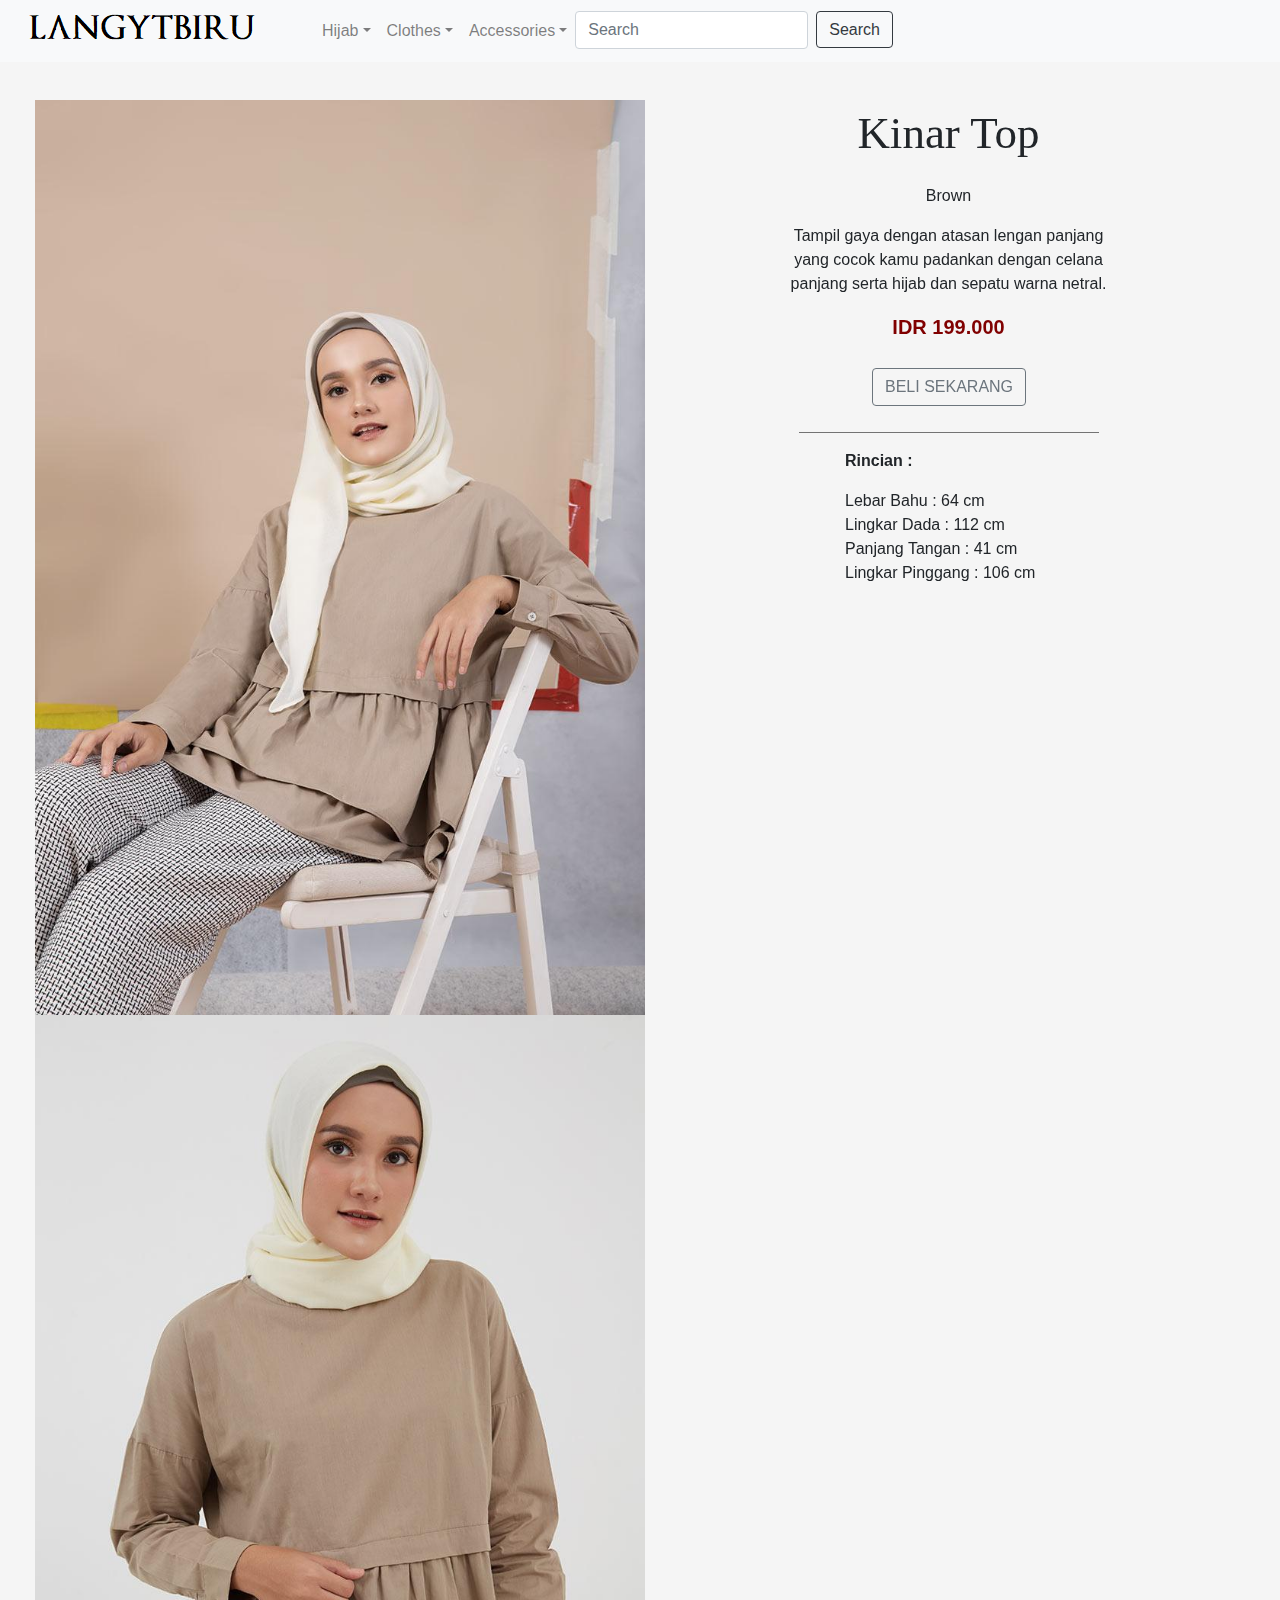
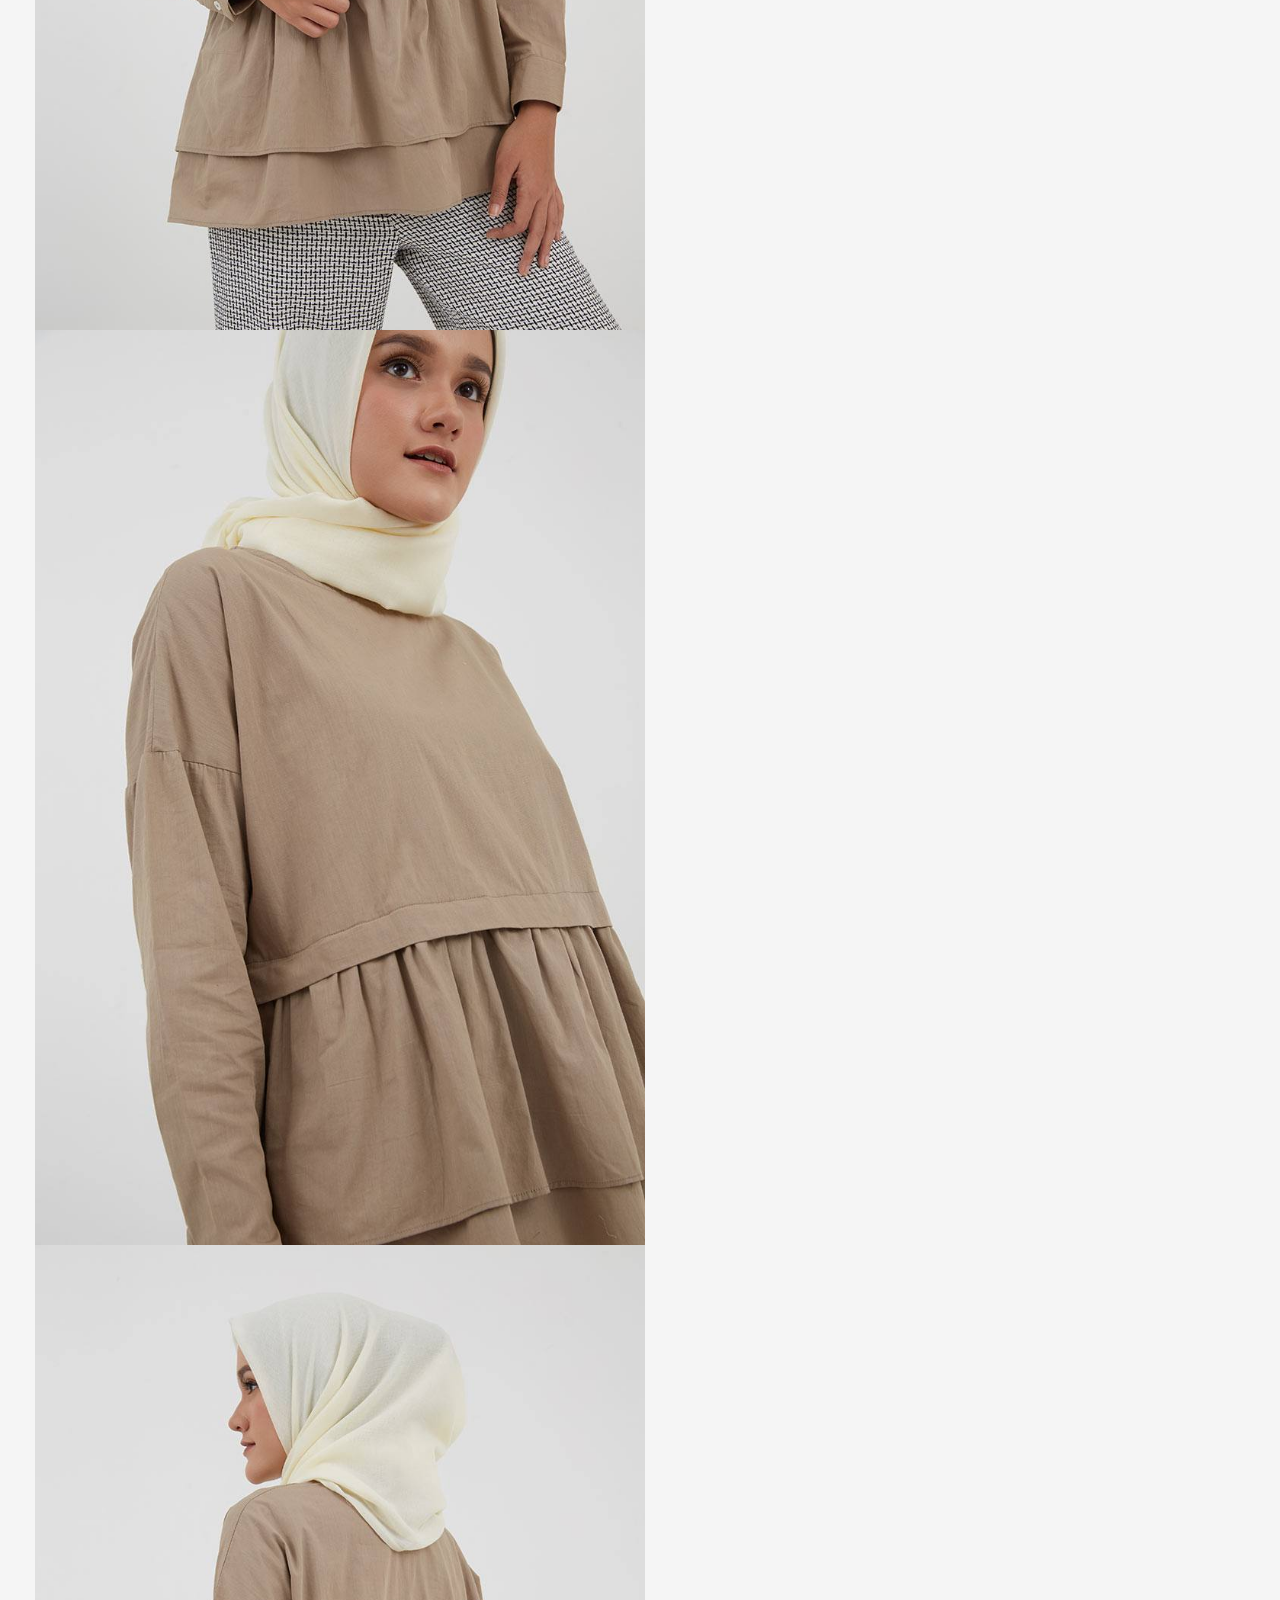
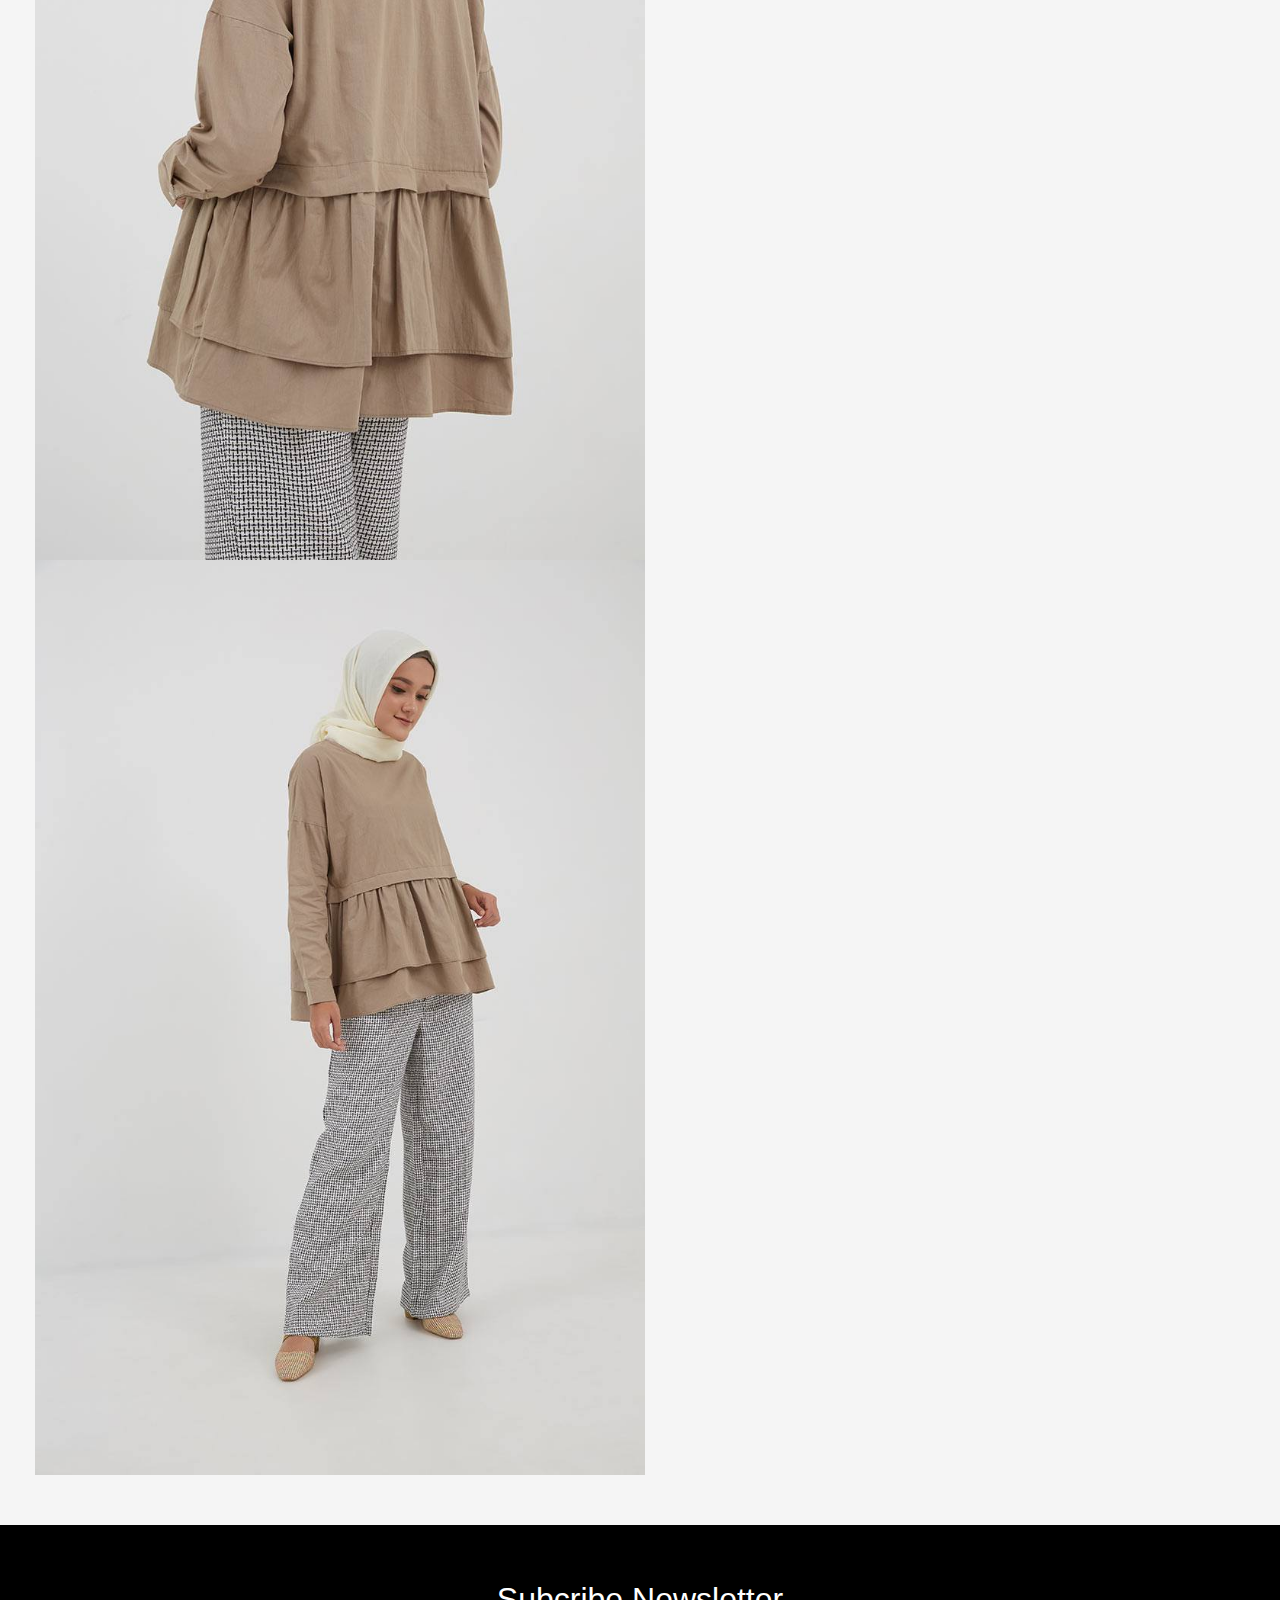
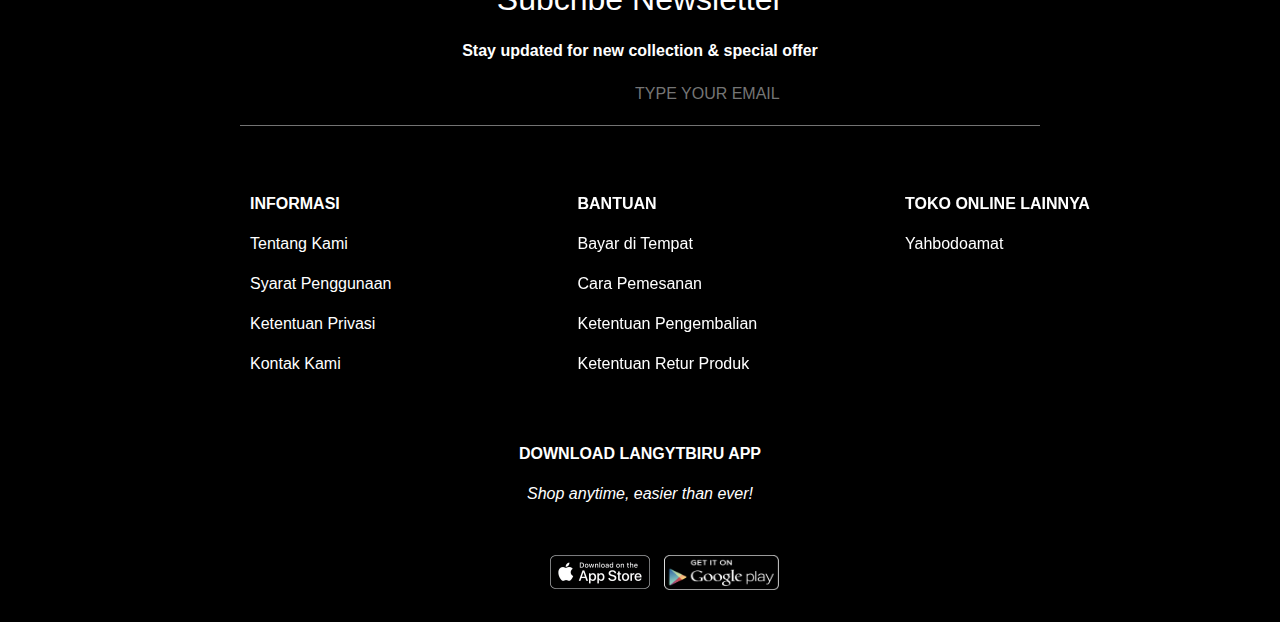
<file: Product.html>
<!DOCTYPE html>
<html>
<head>
	<title>Langytbiru - Jual Baju dan Busana Muslim</title>
<link rel="stylesheet" href="https://stackpath.bootstrapcdn.com/bootstrap/4.3.1/css/bootstrap.min.css" integrity="sha384-ggOyR0iXCbMQv3Xipma34MD+dH/1fQ784/j6cY/iJTQUOhcWr7x9JvoRxT2MZw1T" crossorigin="anonymous">
	<!-- <link rel="stylesheet" type="text/css" href=".\bootstrap-4.3.1-dist\css\bootstrap.min.css"> --> <!-- sesuaikan file bootstrapnya, min = versi minify dr bootstrap, bisa yg lain tp ini dah cukup -->

	<meta name="viewport" content="width=device-width, initial-scale=1, shrink-to-fit=no"> <!-- agar halaman terlihat lebih responsive -->
	
	<script src="https://code.jquery.com/jquery-3.3.1.slim.min.js" integrity="sha384-q8i/X+965DzO0rT7abK41JStQIAqVgRVzpbzo5smXKp4YfRvH+8abtTE1Pi6jizo" crossorigin="anonymous"></script>
<script src="https://cdnjs.cloudflare.com/ajax/libs/popper.js/1.14.7/umd/popper.min.js" integrity="sha384-UO2eT0CpHqdSJQ6hJty5KVphtPhzWj9WO1clHTMGa3JDZwrnQq4sF86dIHNDz0W1" crossorigin="anonymous"></script>
<script src="https://stackpath.bootstrapcdn.com/bootstrap/4.3.1/js/bootstrap.min.js" integrity="sha384-JjSmVgyd0p3pXB1rRibZUAYoIIy6OrQ6VrjIEaFf/nJGzIxFDsf4x0xIM+B07jRM" crossorigin="anonymous"></script>

	<style type="text/css">
		/*HEADER*/
		.fixed-top{
			background-color: white;
		}
		#merk:hover{
			cursor: pointer;
		}
		/*BODY*/
		body{
			background-color: whitesmoke;
			display: flex;
			flex-wrap: wrap;
		}
		.img-fluid{
			max-width: 100%;
			height: auto;
		}
		.kiri{
			display:flex;
			flex-direction: column;
		}
		.kanan{
		position: fixed;
		}
		.name{
			font-family: gabriola;
		}
		h5{
		font-size: 12pt;
		color: grey;
		}
		.desc{
			width: 400px;
			margin-left:30px;
		}
		.price{
			color: maroon;
			font-size: 15pt;
		}
		.form-inline{
			margin-left: 147px;
			margin-top: 20px;
			margin-bottom: 20px;
			width: 300px;
			height: 50px;
			background-color: whitesmoke;
			border-color: maroon;
			font-weight: bold;
			color: maroon;
		}
		  .text-left:hover{
 		 cursor: pointer;
sopacity: 0.4;
  }
	</style>
</head>
<body>
	<!-- 	HEADER     -->
    <div class="fixed-top">
    <nav class="navbar navbar-expand-lg navbar-light bg-light justify-content-between">
      <div> <a href="./assets/index.html"><img src="./assets/merk.png" id="merk"> </a></div>

       <button class="navbar-toggler" type="button" data-toggle="collapse" data-target="#navbarNav" aria-controls="navbarNav" aria-expanded="false" aria-label="Toggle navigation">
          <span class="navbar-toggler-icon"></span>
        </button>
         <div class="collapse navbar-collapse" id="navbarNav">
          <ul class="navbar-nav">


            <li class="nav-item dropdown">
               <a class="nav-link dropdown-toggle" href="#" id="navbarDropdownMenuLink" data-toggle="dropdown" aria-haspopup="true" aria-expanded="false"> Hijab</a>
            <div class="dropdown-menu" aria-labelledby="navbarDropdownMenuLink">
              <a class="dropdown-item" href="Crinkle.html">Crinkle Shawl</a>
              <a class="dropdown-item" href="Aatirah.html">Aatirah Shawl</a>
              <a class="dropdown-item"  href="Waffle.html">Waffle  Shawl</a>
            </div>
          </li>

          <li class="nav-item dropdown">
               <a class="nav-link dropdown-toggle" href="#" id="navbarDropdownMenuLink" data-toggle="dropdown" aria-haspopup="true" aria-expanded="false"> Clothes</a>
            <div class="dropdown-menu" aria-labelledby="navbarDropdownMenuLink">
              <a class="dropdown-item" href="Catalog.html">Top Clothes</a>
              <a class="dropdown-item" href="Pants.html">Pants</a>
            </div>
          </li>

          <li class="nav-item dropdown" >
               <a class="nav-link dropdown-toggle" href="#" id="navbarDropdownMenuLink" data-toggle="dropdown" aria-haspopup="true" aria-expanded="false">Accessories</a>
            <div class="dropdown-menu" aria-labelledby="navbarDropdownMenuLink">
              <a class="dropdown-item" href="Pin.html">Hijab Pin</a>
            </div>
          </li>
             <input class="form-control mr-sm-2" type="search" placeholder="Search" aria-label="Search">
           <button class="btn btn-outline-dark my-2 my-sm-0" type="submit" style="height: 37px ">Search</button>
          </ul>
        </div>
    </nav>
  </div>

	<!-- FOTO PRODUK -->

	<div class="row"></div>
		<div class="col-6" style="margin-left: 50px; margin-top: 100px; margin-right: 50px; ">
			<img src="./assets/top1.jpg" alt="image can't loaded" class="img-fluid" alt="Responsive image" >
			<img src="./assets/top2.jpg" alt="image can't loaded" class="img-fluid" alt="Responsive image" >
			<img src="./assets/top3.jpg" alt="image can't loaded"class="img-fluid" alt="Responsive image" >
			<img src="./assets/top4.jpg" alt="image can't loaded" class="img-fluid" alt="Responsive image">
			<img src="./assets/top5.jpg" alt="image can't loaded" class="img-fluid" alt="Responsive image" >
		</div>

		<!-- DETAIL PRODUK -->
		<div class="col-4" style="	margin-top: 100px;justify-content: center;">
			<div class="kanan">
			<div class="name">
			<p class="text-center" style="font-size: 45px;">Kinar Top</p></div>
			<p class="text-center">Brown</p>
			<p class="text-center">Tampil gaya dengan atasan lengan panjang <br> yang cocok kamu padankan dengan celana  <br> panjang serta hijab dan sepatu warna netral.</p>
			<p class="text-center price"><b>IDR 199.000</b></p>
  				<form class="form-inline">
  				<a href="Payment.html">
    			<button class="btn btn-outline-secondary" type="button">BELI SEKARANG</button></a>
 			 	</form>
			</nav>
			<div class="Rincian">
			<div class="no">
				<hr noshade="10" width="300px" color= "grey">
			</div>
			<p class="text-left" style="margin-left: 120px;"> <b> Rincian : </b></p>
			<p class="text-left" style="margin-left: 120px;">	Lebar Bahu : 64 cm <br>
							Lingkar Dada : 112 cm <br>
							Panjang Tangan : 41 cm <br>
							Lingkar Pinggang : 106 cm </p>
		</div>
	</div>
	</div>
	</div>

	<div class="col-12" style="background-color:black; color: white;padding-top:50px; margin-top: 50px;">
	<p class="text-center" style="font-size: 2rem;">Subcribe Newsletter</p>
	<p class="text-center"><b>Stay updated for new collection & special offer</b></p>
	<input type="text" name="email" placeholder="                     TYPE YOUR EMAIL" style="width: 300px;height: 30px; background-color: black; color: white; border: none; margin-left: 525px; ">
	<hr noshade="10" width="800px" color= "grey">
</div>
		<div class="row" style="background-color:black; color: white;">
		<div class="col-md-3" style="margin-top: 50px; margin-left: 250px;">
		<p class="text-left"><b>INFORMASI</b></p>
	<p class="text-left">Tentang Kami</p>
	<p class="text-left">Syarat Penggunaan</p>
	<p class="text-left">Ketentuan Privasi</p>
	<p class="text-left">Kontak Kami</p>
		</div>
		
		<div class="col-md-3"  style="margin-top: 50px;">
		<p class="text-left"><b>BANTUAN</b></p>
	<p class="text-left">Bayar di Tempat</p>
	<p class="text-left">Cara Pemesanan</p>
	<p class="text-left">Ketentuan Pengembalian</p>
	<p class="text-left">Ketentuan Retur Produk</p>
	</div>	

		<div class="col-md-3"  style="margin-top: 50px;">
		<p class="text-left"><b>TOKO ONLINE LAINNYA</b></p>
	<p class="text-left">Yahbodoamat</p>
	</div>	

		<div class="col-md-12" style="margin-top: 50px;">
		<p class="text-center"><b>DOWNLOAD LANGYTBIRU APP</b></p>
		<p class="text-center" style="font-style: italic;">Shop anytime, easier than ever!</p>
			<img src="./assets/IOS.png" width="100" height="100" style="margin-left: 550px">
			<img src="./assets/ANDROID.png" width="115" height="35" style="margin-left: 10px;">
	</div>
	</div>
</body>
</html>
</file>
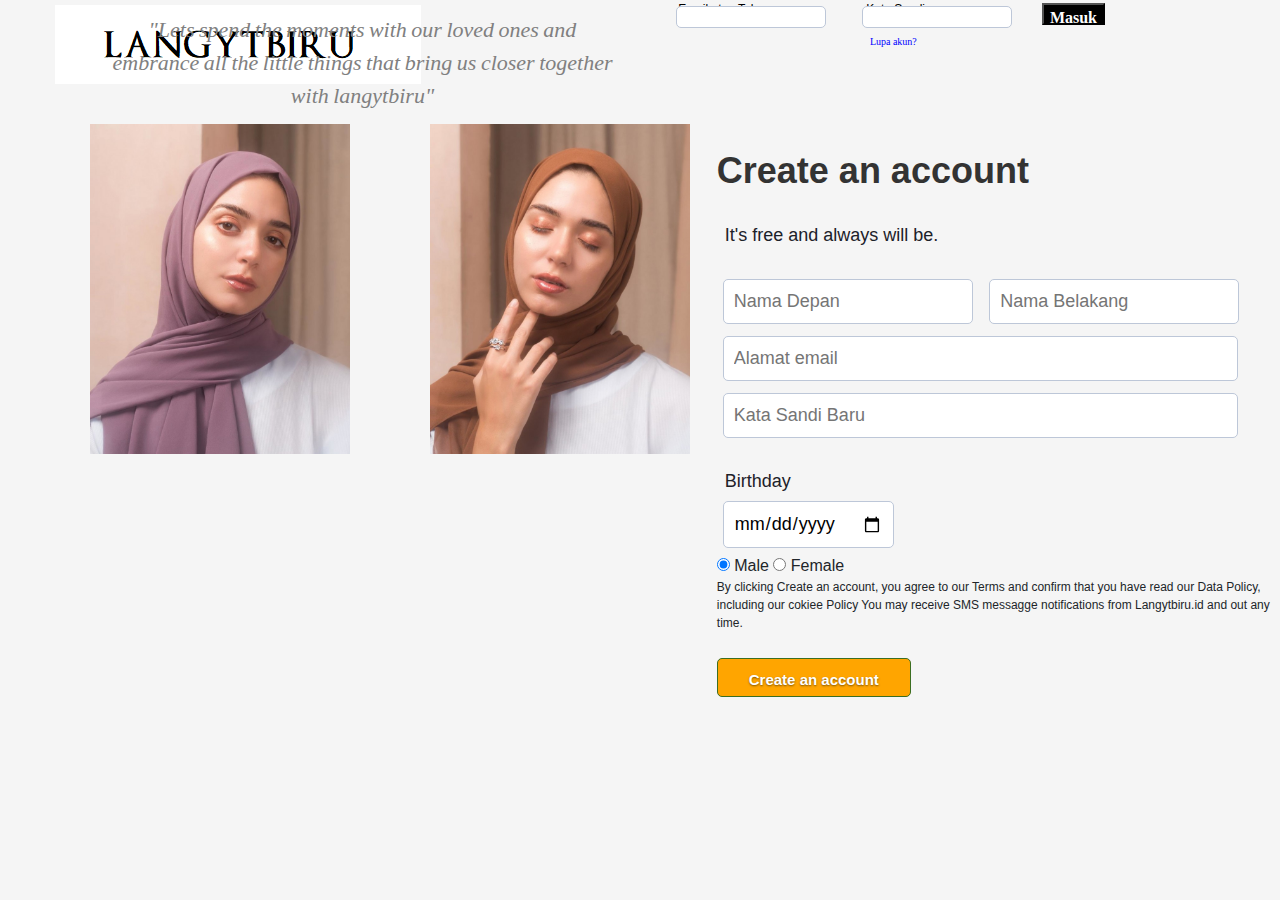
<file: Register.html>
<html>

<head>
    <link rel="stylesheet" href="https://stackpath.bootstrapcdn.com/bootstrap/4.3.1/css/bootstrap.min.css" integrity="sha384-ggOyR0iXCbMQv3Xipma34MD+dH/1fQ784/j6cY/iJTQUOhcWr7x9JvoRxT2MZw1T" crossorigin="anonymous">
    <title>Langytbiru - Jual Baju dan Busana Muslim</title>
    <script src="http://code.jquery.com/jquery-3.4.1.js" integrity="sha256-WpOohJOqMqqyKL9FccASB9O0KwACQJpFTUBLTYOVvVU=" crossorigin="anonymous">
    </script>
    <script type="text/javascript">
        function Masuk() {
            var email = document.getElementById("email").value;
            var katasandi = document.getElementById("katasandi").value;
            var recaptcha = document.getElementById("recaptcha");
            if (email != "" && katasandi != "") {
                recaptcha.style.display = "block";
            } else if (email != "") {
                alert('kata sandi belum diisi !\n');
            } else if (katasandi != "") {
                alert('Email atau Telepon belum diisi !\n');
            } else {
                alert('Email & Password belum diisi !');
            }
        }
    </script>

    <!-- <link rel="stylesheet" type="text/css" href="./bootstrap/css/bootstrap.min.css"> -->
    <link rel="stylesheet" type="text/css" href="./style/style.css">
    <script src='https://www.google.com/recaptcha/api.js'></script>
</head>

<body>
    <div class="container-fluid">

        <div class="row" id="header">
            <div class="col-sm-12">
                <div class="header">
                    <div class="col-sm-6">
                        <span style="position:absolute;left : 40px;top: 5px; "> <a href="Payment.html"> <img src="./assets/merkregis.png"> </span>
                        </a>
                    </div>
                    <div>
                        <form type="text" style="position: absolute; right: 500px; color: black; top: 2%;font-size:12px;font-family: Helvetica, Arial, sans-serif">Email atau Telepon</form>
                        <form type="text" style="position: absolute;right: 355px; color: black;top: 2%;font-size:12px;font-family: Helvetica, Arial, sans-serif">Kata Sandi</form>
                    </div>
                    <div id="recaptcha" style="display:none; position: absolute; padding: 60px 0px 0px 1050px" class="g-recaptcha" data-sitekey="6LeMp6sUAAAAAMPexjJN5_cTMsdVl4U8n8-i0fJt"></div>

                    <div style="position: absolute; right: 175px; top: 5%;">
                        <input id="email" type="text" style="width: 150px;height: 22px;" class="registration_form"></input> &emsp;
                        <input id="katasandi" type="Password" style="width: 150px; height: 22px;" class="registration_form"></input> &emsp;
                        <button onclick="Masuk();" style="background-color:black; color: white; height: 22px;"><b>Masuk</b></button>
                        <br>
                        <a href="#" style="color:blue;text-decoration: none;position: relative;left: 200px;font-size: 10px;">Lupa akun?</a>
                    </div>
                </div>
            </div>
        </div>
    </div>

 <div class="col-ml-2">      
            <div class="right">
                    <span style="color: #333; font-size: 36px;font-family: Helvetica, Arial, sans-serif; font-weight: 700;">Create an account</span>    <br><br>
                    <span style="color: #1d2129; font-size: 18px; font-family: Helvetica, Arial, sans-serif; margin-left: 8px;">It's free and always will be.</span>
                <br>
                <br>
                    <form>
                        <input class="registration_form" required type="text" placeholder="Nama Depan" style="width: 250px;"></input>
                        <input class="registration_form" required type="text" placeholder="Nama Belakang" style="width: 250px;"></input>
                        <input class="registration_form" required type="text" placeholder="Alamat email" style="width: 515px;"></input>
                        <input class="registration_form" required type="text" placeholder="Kata Sandi Baru" style="width: 515px;"></input><br><br>
                        <span style="color: #1d2129; font-size: 18px; margin-left: 8px; font-family: Hevetica, Arial, sans-serif;">Birthday</span><br>
                        <input class="registration_form" type="date" name="date"><br>
                        <input type="radio" name="gender" value="male" checked> Male
                        <input type="radio" name="gender" value="female"> Female<br>

                            <p class="terms_and_conditionts" style="font-size: 12px;" margin-left: 8px;>
                                By clicking Create an account, you agree to our Terms and confirm that you have read our Data Policy, <br> including our cokiee
                                Policy You may receive SMS messagge notifications from Langytbiru.id and out any time. </p>

                        <button id="Masuk">Create an account</button><br>
                    </form>
            </div>
        </div>
    <!-- end header -->

    <!-- content -->
   <div class="row" id="content">

            <div class="col-md-6">
                <div class="left">
                    <span style="font-family: gabriola; font-style: italic;
                    color: grey;font-size: 22px; width: 500px; word-spacing: -1;display: block; position: relative; left: 100px;margin: 2%; text-align: center;">"Lets spend the moments with our loved ones and embrance all the little things that bring us closer together with langytbiru"</span>
                </div> 
                <div class="bungkus">
                    <div class="gambar">
                        <img src="./assets/purple.jpg" width="260px" height="330px">
                    </div>
                    <div class="gambar">
                        <img src="./assets/purple2.jpg" width="260px" height="330px">
                    </div>
                </div>
            </div>
        </div>

       


    <!-- endcontetn -->
    </div>

</body>

</html>
</file>
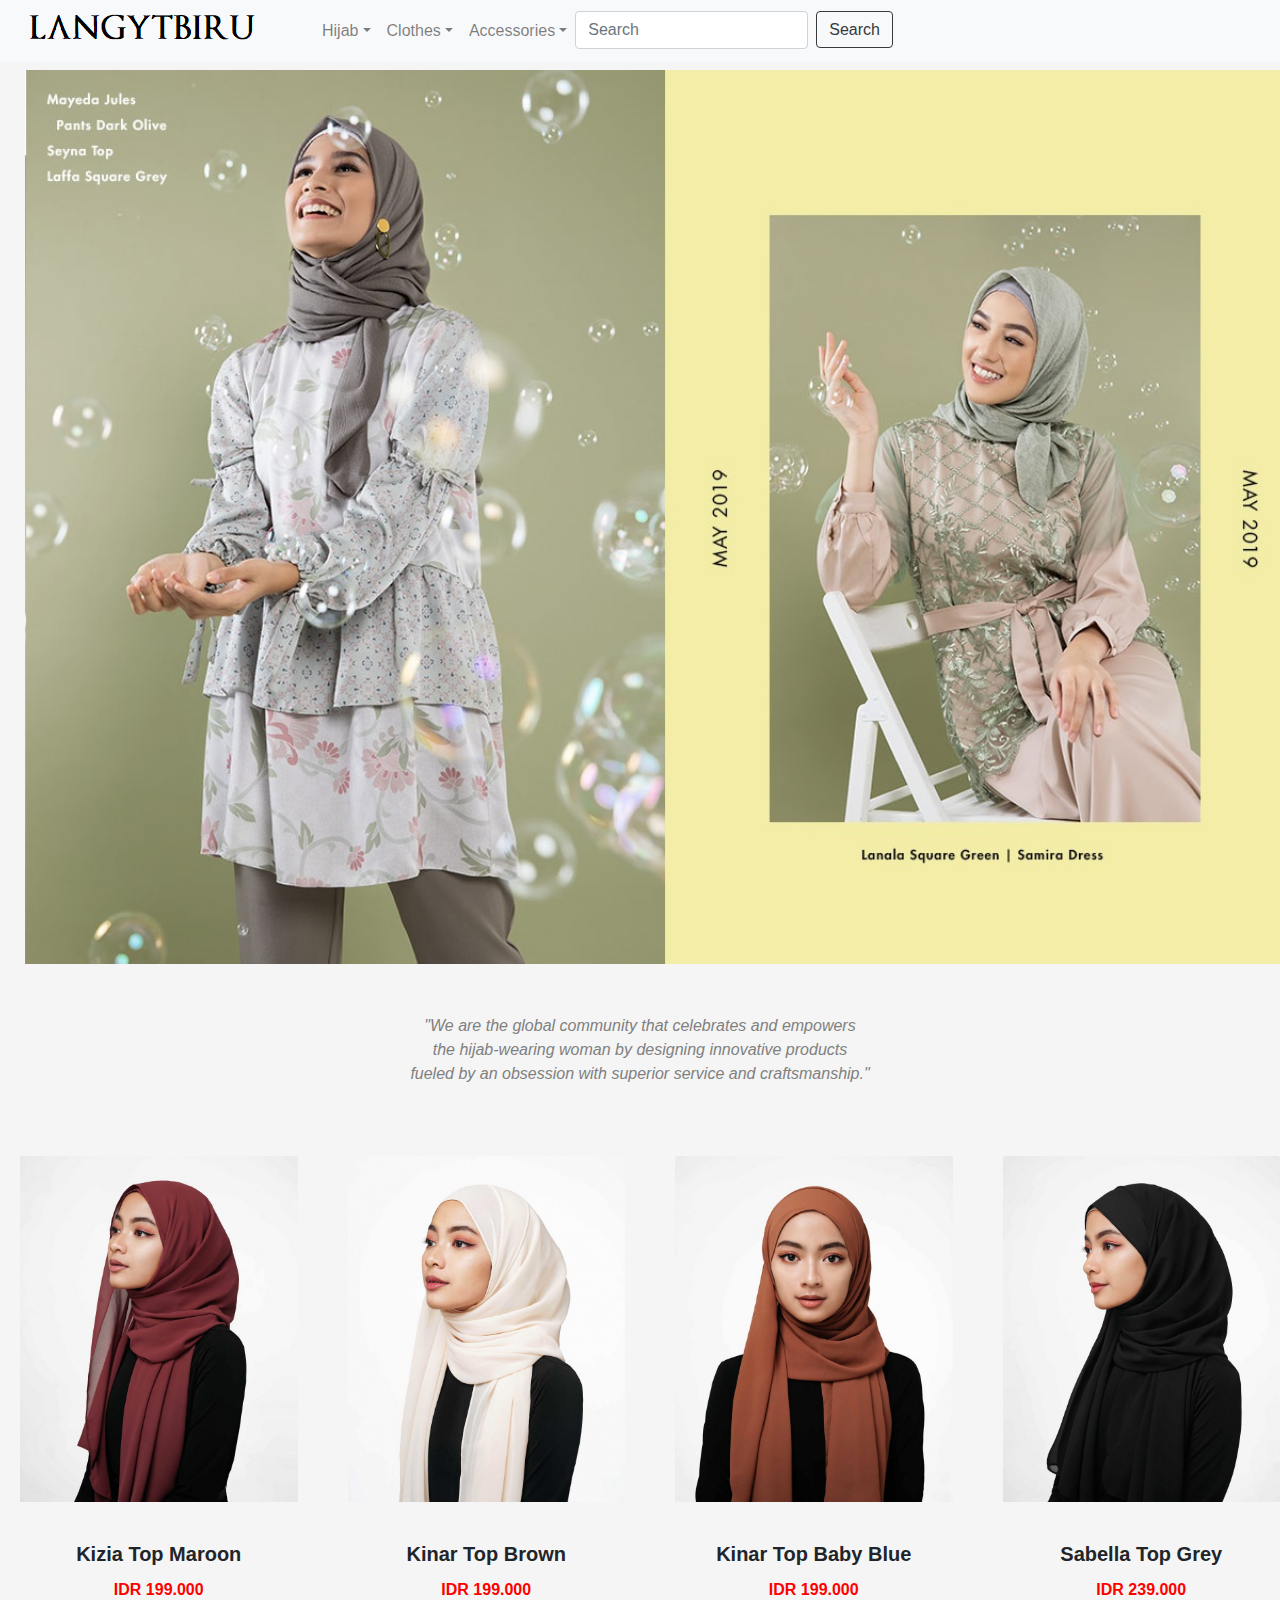
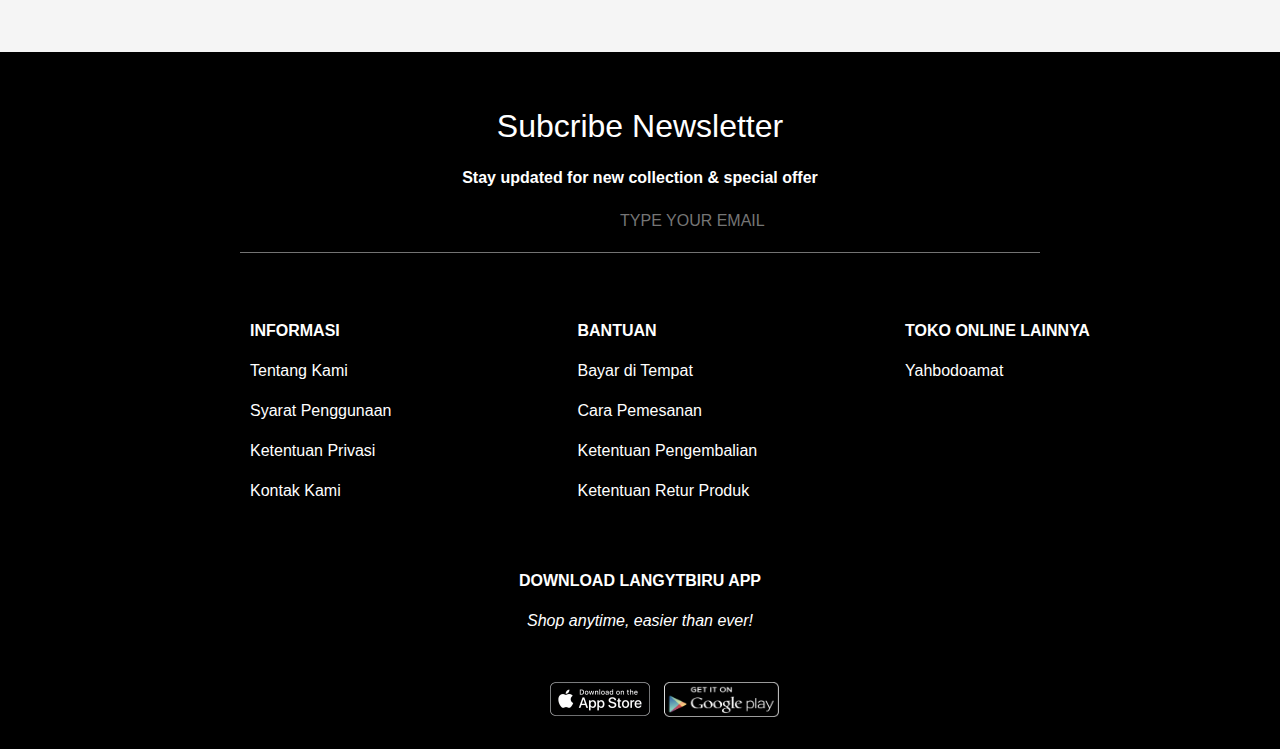
<file: Waffle.html>
<!DOCTYPE html>
<html>
<head>
  <title>Langytbiru - Jual Baju dan Busana Muslim</title>
  <!-- <link rel="stylesheet" type="text/css" href=".\bootstrap-4.3.1-dist\css\bootstrap.min.css">  --><!-- sesuaikan file bootstrapnya, min = versi minify dr bootstrap, bisa yg lain tp ini dah cukup -->
<link rel="stylesheet" href="https://stackpath.bootstrapcdn.com/bootstrap/4.3.1/css/bootstrap.min.css" integrity="sha384-ggOyR0iXCbMQv3Xipma34MD+dH/1fQ784/j6cY/iJTQUOhcWr7x9JvoRxT2MZw1T" crossorigin="anonymous">
  <meta name="viewport" content="width=device-width, initial-scale=1, shrink-to-fit=no"> <!-- agar halaman terlihat lebih responsive -->
  
  <script src="https://code.jquery.com/jquery-3.3.1.slim.min.js" integrity="sha384-q8i/X+965DzO0rT7abK41JStQIAqVgRVzpbzo5smXKp4YfRvH+8abtTE1Pi6jizo" crossorigin="anonymous"></script>
<script src="https://cdnjs.cloudflare.com/ajax/libs/popper.js/1.14.7/umd/popper.min.js" integrity="sha384-UO2eT0CpHqdSJQ6hJty5KVphtPhzWj9WO1clHTMGa3JDZwrnQq4sF86dIHNDz0W1" crossorigin="anonymous"></script>
<script src="https://stackpath.bootstrapcdn.com/bootstrap/4.3.1/js/bootstrap.min.js" integrity="sha384-JjSmVgyd0p3pXB1rRibZUAYoIIy6OrQ6VrjIEaFf/nJGzIxFDsf4x0xIM+B07jRM" crossorigin="anonymous"></script>

  <style type="text/css">
  /*HEADER*/
    .fixed-top{
      background-color: white;
    }
    #merk:hover{
      cursor: pointer;
    }
  /*BODY*/  
    body{
    background-color:whitesmoke;
    display: flex;
    flex-direction: column;
    justify-content: center;
    }
    .img-fluid{
    max-width: 100%;
    height: auto;
    }
    .text{
    font-style: italic;
    color: grey;
    max-width: 100%;
    height: auto;
    margin: 50px;
    }
    .items{
    max-width: 100%;
    height: auto;
    margin-top: 20px;
    margin-left: 20px;
    }
    .card-img-top:hover{
    cursor: pointer;
    opacity: 0.4;
    }
    .card-title{
    text-align: center;
    font-family: arial;
    }
    .card-title:hover{
    cursor: pointer;
    opacity: 0.4;
    }
    .card-text{
    text-align: center;
    font-family: arial;
    color: red;
    }
    .card-text:hover{
    cursor: pointer;
    opacity: 0.4;
    }
    .text-left:hover{
    cursor: pointer;
    opacity: 0.4;
  }
  </style>
</head>
<body>

<!--  HEADER     -->


      <div class="fixed-top">
    <nav class="navbar navbar-expand-lg navbar-light bg-light justify-content-between">
      <div> <a href="./assets/index.html"><img src="./assets/merk.png" id="merk"> </a></div>

       <button class="navbar-toggler" type="button" data-toggle="collapse" data-target="#navbarNav" aria-controls="navbarNav" aria-expanded="false" aria-label="Toggle navigation">
          <span class="navbar-toggler-icon"></span>
        </button>
         <div class="collapse navbar-collapse" id="navbarNav">
          <ul class="navbar-nav">


            <li class="nav-item dropdown">
               <a class="nav-link dropdown-toggle" href="#" id="navbarDropdownMenuLink" data-toggle="dropdown" aria-haspopup="true" aria-expanded="false"> Hijab</a>
            <div class="dropdown-menu" aria-labelledby="navbarDropdownMenuLink">
              <a class="dropdown-item" href="Crinkle.html">Crinkle Shawl</a>
              <a class="dropdown-item" href="Aatirah.html">Aatirah Shawl</a>
              <a class="dropdown-item"  href="Waffle.html">Waffle  Shawl</a>
            </div>
          </li>

          <li class="nav-item dropdown">
               <a class="nav-link dropdown-toggle" href="#" id="navbarDropdownMenuLink" data-toggle="dropdown" aria-haspopup="true" aria-expanded="false"> Clothes</a>
            <div class="dropdown-menu" aria-labelledby="navbarDropdownMenuLink">
              <a class="dropdown-item" href="Catalog.html">Top Clothes</a>
              <a class="dropdown-item" href="Pants.html">Pants</a>
            </div>
          </li>

          <li class="nav-item dropdown" >
               <a class="nav-link dropdown-toggle" href="#" id="navbarDropdownMenuLink" data-toggle="dropdown" aria-haspopup="true" aria-expanded="false">Accessories</a>
            <div class="dropdown-menu" aria-labelledby="navbarDropdownMenuLink">
              <a class="dropdown-item" href="Pin.html">Hijab Pin</a>
            </div>
          </li>
             <input class="form-control mr-sm-2" type="search" placeholder="Search" aria-label="Search">
           <button class="btn btn-outline-dark my-2 my-sm-0" type="submit" style="height: 37px ">Search</button>
          </ul>
        </div>
    </nav>
  </div>

  <!-- FOTO MBAKNYA -->
    <img src="./assets/ssss.jpg" class="img-fluid" alt="Responsive image" style="margin-top: 70px; margin-left: 25px; width: 1300px;">
  <!-- TEXT QUOTES -->
  <div align="center" class="text">"We are the global community that celebrates and empowers <br>
    the hijab-wearing woman by designing innovative products <br>
  fueled by an obsession with superior service and craftsmanship."</div>

  <!-- CATALOG -->

  <div class="row class">
    <div class="col-md-3">
      <div class="items">
      <img class="card-img-top" src="./assets/pimaroon1.jpg">
      <div class="card-body"></div>
      <div class="card-title"><h5><b>Kizia Top Maroon</b></h5></div>
      <div class="card-text"><b>IDR 199.000</b></div>
      </div>
    </div>

    <div class="col-md-3">
      <div class="items">
      <img class="card-img-top" src="./assets/piwhite1.jpg">
      <div class="card-body"></div>
      <div class="card-title"><h5><b>Kinar Top Brown</b></h5></div>
      <div class="card-text"><b>IDR 199.000</b></div>
      </div>
    </div>

    <div class="col-md-3">
      <div class="items">
      <img class="card-img-top" src="./assets/pibrown1.jpg">
      <div class="card-body"></div>
      <div class="card-title"><h5><b>Kinar Top Baby Blue</b></h5></div>
      <div class="card-text"><b>IDR 199.000</b></div>
      </div>
    </div>

    <div class="col-md-3">
      <div class="items">
      <img class="card-img-top" src="./assets/piblack1.jpg">
      <div class="card-body"></div>
      <div class="card-title"><h5><b>Sabella Top Grey</b></h5></div>
      <div class="card-text"><b>IDR 239.000</b></div>
      </div>
    </div>
  </div>

  <!-- FOOTER -->
  <div class="footer" style="background-color:black; color: white;padding-top:50px; margin-top: 50px;">
  <p class="text-center" style="font-size: 2rem;">Subcribe Newsletter</p>
  <p class="text-center"><b>Stay updated for new collection & special offer</b></p>
  <input type="text" name="email" placeholder="                     TYPE YOUR EMAIL" style="width: 300px;height: 30px; background-color: black; color: white; border: none; margin-left: 525px; ">
  <hr noshade="10" width="800px" color= "grey">
</div>
    <div class="row" style="background-color:black; color: white;">
    <div class="col-md-3" style="margin-top: 50px; margin-left: 250px;">
    <p class="text-left" ><b>INFORMASI</b></p>
  <p class="text-left">Tentang Kami</p>
  <p class="text-left">Syarat Penggunaan</p>
  <p class="text-left">Ketentuan Privasi</p>
  <p class="text-left">Kontak Kami</p>
    </div>
    
    <div class="col-md-3"  style="margin-top: 50px;">
    <p class="text-left"><b>BANTUAN</b></p>
  <p class="text-left">Bayar di Tempat</p>
  <p class="text-left">Cara Pemesanan</p>
  <p class="text-left">Ketentuan Pengembalian</p>
  <p class="text-left">Ketentuan Retur Produk</p>
  </div>  

    <div class="col-md-3"  style="margin-top: 50px;">
    <p class="text-left"><b>TOKO ONLINE LAINNYA</b></p>
  <p class="text-left">Yahbodoamat</p>
  </div>  

  <div class="col-md-12" style="margin-top: 50px; ">
    <p class="text-center"><b>DOWNLOAD LANGYTBIRU APP</b></p>
    <p class="text-center" style="font-style: italic;">Shop anytime, easier than ever!</p>
      <img src="./assets/IOS.png" width="100" height="100" style="margin-left: 550px">
      <img src="./assets/ANDROID.png" width="115" height="35" style="margin-left: 10px;">
  </div>
  </div>
</body>
</html>
</file>
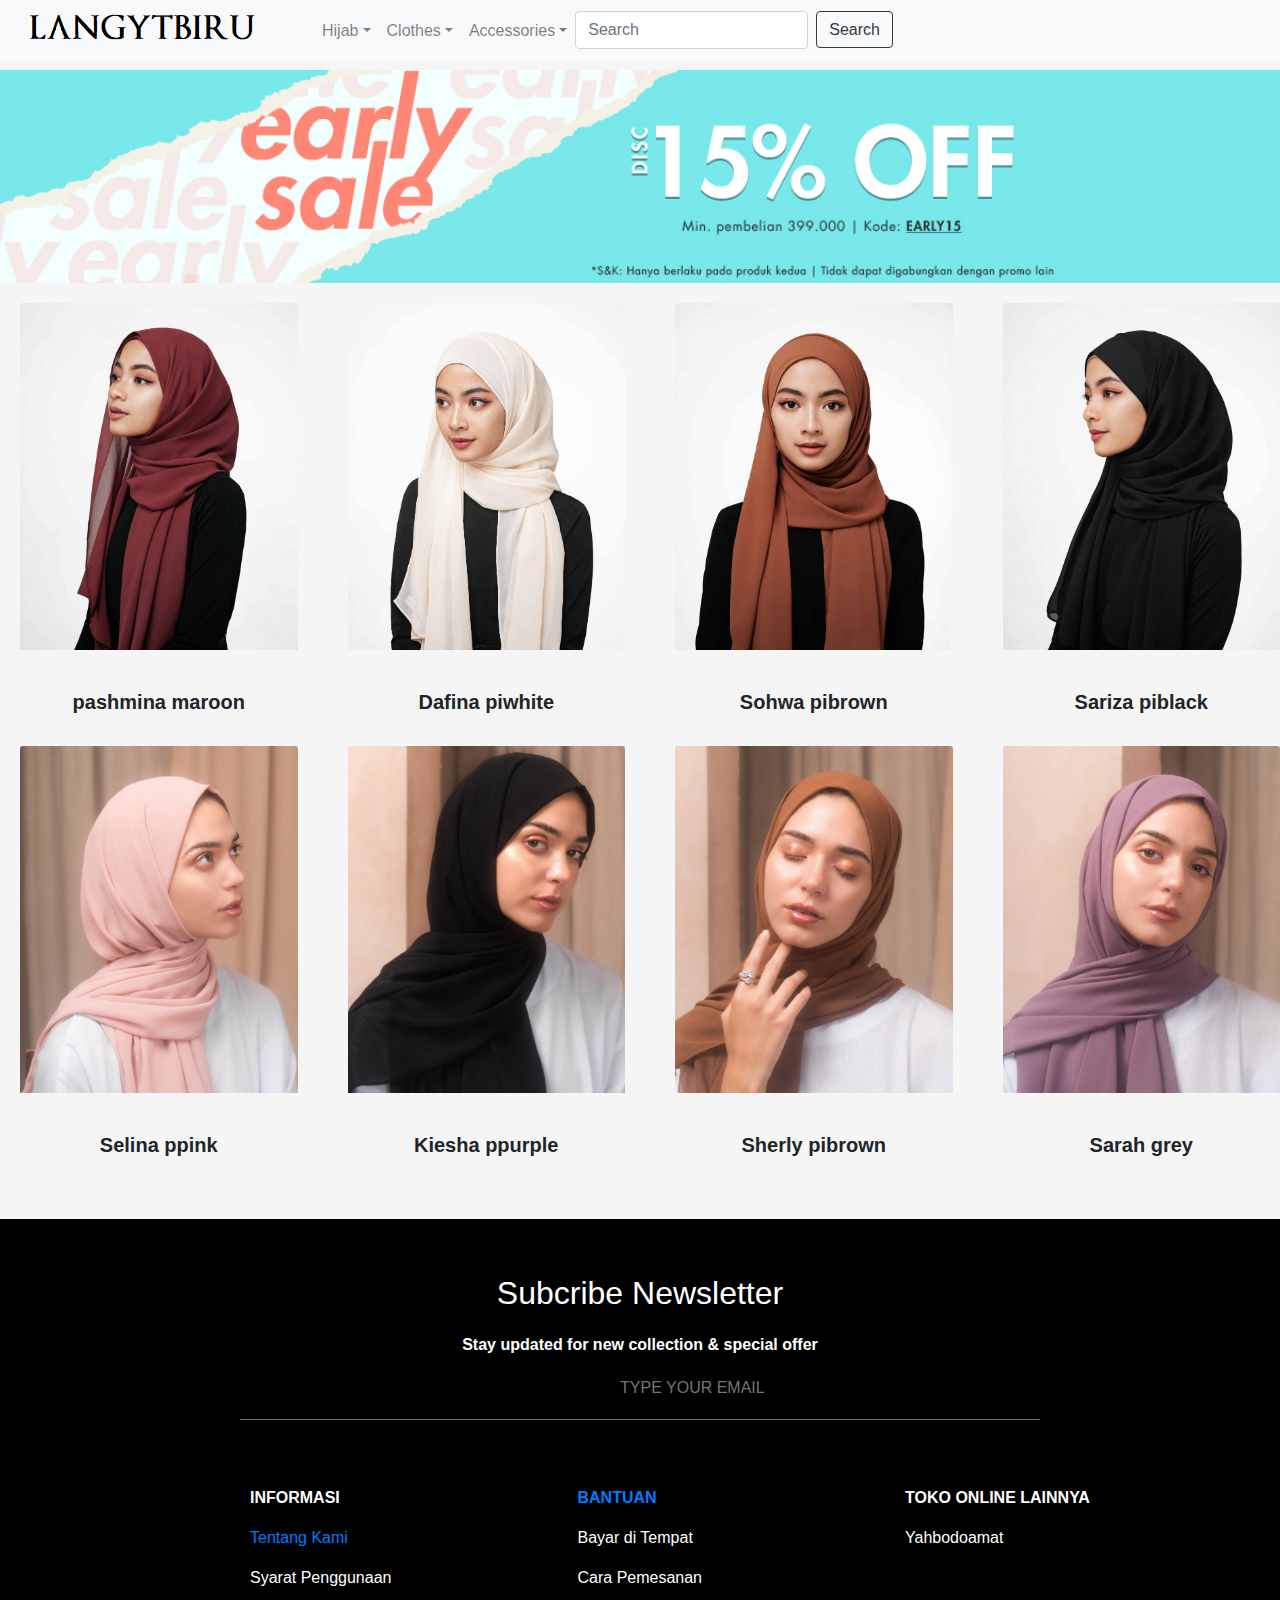
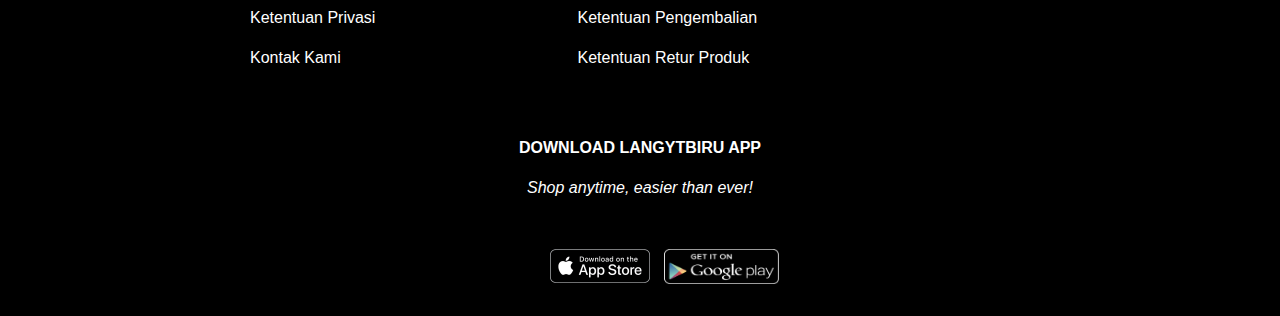
<file: assets/promo.html>
<!DOCTYPE html>
<html>
<head>
	<title>Langytbiru - Jual Baju dan Busana Muslim</title>
<link rel="stylesheet" href="https://stackpath.bootstrapcdn.com/bootstrap/4.3.1/css/bootstrap.min.css" integrity="sha384-ggOyR0iXCbMQv3Xipma34MD+dH/1fQ784/j6cY/iJTQUOhcWr7x9JvoRxT2MZw1T" crossorigin="anonymous">
<!-- <link rel="stylesheet" type="text/css" href=".\bootstrap-4.3.1-dist\css\bootstrap.min.css"> -->
	<meta name="viewport" content="width=device-width, initial-scale=1, shrink-to-fit=no"> 
	<script src="https://code.jquery.com/jquery-3.3.1.slim.min.js" integrity="sha384-q8i/X+965DzO0rT7abK41JStQIAqVgRVzpbzo5smXKp4YfRvH+8abtTE1Pi6jizo" crossorigin="anonymous"></script>
<script src="https://cdnjs.cloudflare.com/ajax/libs/popper.js/1.14.7/umd/popper.min.js" integrity="sha384-UO2eT0CpHqdSJQ6hJty5KVphtPhzWj9WO1clHTMGa3JDZwrnQq4sF86dIHNDz0W1" crossorigin="anonymous"></script>
<script src="https://stackpath.bootstrapcdn.com/bootstrap/4.3.1/js/bootstrap.min.js" integrity="sha384-JjSmVgyd0p3pXB1rRibZUAYoIIy6OrQ6VrjIEaFf/nJGzIxFDsf4x0xIM+B07jRM" crossorigin="anonymous"></script>



	<style type="text/css">

		.fixed-top{
			background-color: white;
		}
		#merk:hover{
			cursor: pointer;
		}
		.img-fluid{
			align-content: center;
		}

		body{
		background-color:whitesmoke;
		display: flex;
		flex-direction: column;
		justify-content: center;
		}
		.img-fluid{
		max-width: 100%;
		height: auto;
		}
		.text{
		font-style: italic;
		color: grey;
		max-width: 100%;
		height: auto;
		margin: 50px;
		}
		.items{
		max-width: 100%;
		height: auto;
		margin-top: 20px;
		margin-left: 20px;
		}
		.card-img-top:hover{
		cursor: pointer;
		opacity: 0.4;
		}
		.card-title{
		text-align: center;
		font-family: arial;
		}
		.card-title:hover{
		cursor: pointer;
		opacity: 0.4;
		}
		.card-text{
		text-align: center;
		font-family: arial;
		color: red;
		}
		.card-text:hover{
		cursor: pointer;
		opacity: 0.4;
		}
	  .text-left:hover{
	  	cursor: pointer;
  		opacity: 0.4;
 		 }
	</style>
</head>
<body>
	<div class="fixed-top">
		<nav class="navbar navbar-expand-lg navbar-light bg-light justify-content-between">
			<div> <a href="index.html"><img src="merk.png" id="merk"> </a></div>

			 <button class="navbar-toggler" type="button" data-toggle="collapse" data-target="#navbarNav" aria-controls="navbarNav" aria-expanded="false" aria-label="Toggle navigation">
  			  <span class="navbar-toggler-icon"></span>
  			</button>
  			 <div class="collapse navbar-collapse" id="navbarNav">
  			 	<ul class="navbar-nav">


  			 		<li class="nav-item dropdown">
       				 <a class="nav-link dropdown-toggle" href="#" id="navbarDropdownMenuLink" data-toggle="dropdown" aria-haspopup="true" aria-expanded="false"> Hijab</a>
        		<div class="dropdown-menu" aria-labelledby="navbarDropdownMenuLink">
        		  <a class="dropdown-item" href="../Crinkle.html">Crinkle Shawl</a>
       			  <a class="dropdown-item" href="../Aatirah.html">Aatirah Shawl</a>
       			  <a class="dropdown-item"  href="../Waffle.html">Waffle  Shawl</a>
        		</div>
      		</li>

      		<li class="nav-item dropdown">
       				 <a class="nav-link dropdown-toggle" href="#" id="navbarDropdownMenuLink" data-toggle="dropdown" aria-haspopup="true" aria-expanded="false"> Clothes</a>
        		<div class="dropdown-menu" aria-labelledby="navbarDropdownMenuLink">
        		  <a class="dropdown-item" href="../Catalog.html">Top Clothes</a>
       			  <a class="dropdown-item" href="../Pants.html">Pants</a>
        		</div>
      		</li>

        	<li class="nav-item dropdown" >
       				 <a class="nav-link dropdown-toggle" href="#" id="navbarDropdownMenuLink" data-toggle="dropdown" aria-haspopup="true" aria-expanded="false">Accessories</a>
        		<div class="dropdown-menu" aria-labelledby="navbarDropdownMenuLink">
        		  <a class="dropdown-item" href="../Pin.html">Hijab Pin</a>
        		</div>
      		</li>
      			 <input class="form-control mr-sm-2" type="search" placeholder="Search" aria-label="Search">
   				 <button class="btn btn-outline-dark my-2 my-sm-0" type="submit" style="height: 37px ">Search</button>
    			</ul>
  			</div>
		</nav>
	</div>

	<img src="promo.jpg" class="img-fluid" alt="Responsive image" width=100%" style="margin-top: 70px">


	<div class="row class">
	
		<div class="col-md-3">
			<div class="items">
			<a href="file:///F:/FP_04_LANGYTBIRU/Product.html">
			<img class="card-img-top" src="pimaroon1.jpg">
			</a>
			<div class="card-body"></div>
			<div class="card-title"><h5><b>pashmina maroon</b></h5></div>
			
			</div>
		</div>

		<div class="col-md-3">
			<div class="items">
			<img class="card-img-top" src="piwhite2.jpg">
			<div class="card-body"></div>
			<div class="card-title"><h5><b>Dafina piwhite</b></h5></div>
			
			</div>
		</div>

		<div class="col-md-3">
			<div class="items">
			<img class="card-img-top" src="pibrown1.jpg">
			<div class="card-body"></div>
			<div class="card-title"><h5><b>Sohwa pibrown</b></h5></div>
			
			</div>
		</div>

		<div class="col-md-3">
			<div class="items">
			<img class="card-img-top" src="piblack1.jpg">
			<div class="card-body"></div>
			<div class="card-title"><h5><b>Sariza piblack</b></h5></div>
		
			</div>
		</div>

		<div class="col-md-3">
			<div class="items">
			<img class="card-img-top" src="ppink2.jpg">
			<div class="card-body"></div>
			<div class="card-title"><h5><b>Selina ppink</b></h5></div>
			
			</div>
		</div>

		<div class="col-md-3">
			<div class="items">
			<img class="card-img-top" src="pblack2.jpg">
			<div class="card-body"></div>
			<div class="card-title"><h5><b>Kiesha ppurple</b></h5></div>
			
			</div>
		</div>

		<div class="col-md-3">
			<div class="items">
			<img class="card-img-top" src="purple2.jpg">
			<div class="card-body"></div>
			<div class="card-title"><h5><b>Sherly pibrown</b></h5></div>
			
			</div>
		</div>

		<div class="col-md-3">
			<div class="items">
			<img class="card-img-top" src="ppurple3.jpg">
			<div class="card-body"></div>
			<div class="card-title"><h5><b>Sarah grey</b></h5></div>
			


			</div>
		</div>
	</div>


	<div class="footer" style="background-color:black; color: white;padding-top:50px; margin-top: 50px;">
	<p class="text-center" style="font-size: 2rem;">Subcribe Newsletter</p>
	<p class="text-center"><b>Stay updated for new collection & special offer</b></p>
	<input type="text" name="email" placeholder="                     TYPE YOUR EMAIL" style="width: 300px;height: 30px; background-color: black; color: white; border: none; margin-left: 525px; ">
	<hr noshade="10" width="800px" color= "grey">
</div>
		<div class="row" style="background-color:black; color: white;">
		<div class="col-md-3" style="margin-top: 50px; margin-left: 250px;">
		<p class="text-left" ><b>INFORMASI</b></p>
		<a href="tentang.html"><p class="text-left">Tentang Kami</p></a>
	<p class="text-left">Syarat Penggunaan</p>
	<p class="text-left">Ketentuan Privasi</p>
	<p class="text-left">Kontak Kami</p>
		</div>
		
		<a href="bantua.html"><div class="col-md-3"  style="margin-top: 50px;">
		<p class="text-left"><b>BANTUAN</b></p></a>
	<p class="text-left">Bayar di Tempat</p>
	<p class="text-left">Cara Pemesanan</p>
	<p class="text-left">Ketentuan Pengembalian</p>
	<p class="text-left">Ketentuan Retur Produk</p>
	</div>	

		<div class="col-md-3"  style="margin-top: 50px;">
		<p class="text-left"><b>TOKO ONLINE LAINNYA</b></p>
	<p class="text-left">Yahbodoamat</p>
	</div>	

	<div class="col-md-12" style="margin-top: 50px; ">
		<p class="text-center"><b>DOWNLOAD LANGYTBIRU APP</b></p>
		<p class="text-center" style="font-style: italic;">Shop anytime, easier than ever!</p>
			<img src="IOS.png" width="100" height="100" style="margin-left: 550px">
			<img src="ANDROID.png" width="115" height="35" style="margin-left: 10px;">
	</div>
	</div>
</body>
</html>
</file>
<file: style/style.css>
body
		{
			margin: 0;
			padding: 0;
			background: whitesmoke;
			font-family: Helvetica, Arial, sans-serif;
		}

		.header{
			background:white;
			height:15%;
			width: 100%;
			font-family: tahoma;
		}
		.gambar{
			position: relative;
			margin-left: 80px;
		}
		.right{
			width: 45%;
			position: absolute;
			top: 16%;
			left: 56%;
		}
		.left{

			display:flex;
			flex-direction: row;
		}
		
		.registration_form{
			background-color: white;
			border: 1px solid rgb(189, 199, 216);
			border-radius: 5px;
			font-family: Helvetica, Arial, sans-serif;
			font-size: 18px;
			font-weight: 400;
			outline-color: rgb(77, 144, 254);
			padding-bottom: 8px;
			padding-top: 8px;
			padding-left: 10px;
			padding-right: 10px;
			margin: 6px;
		}
		select{
			background-color: rgb(221, 221, 221);
			border: 1px solid rgb(189, 199, 216);
			font-family: Helvetika, Arial, sans-serif;
			font-size: 13px;
			font-weight: 400;
			height: 30px;
			width: 56px;
			margin: 0;
		}
		#birthday_help{
			color: rgb(54, 88, 153);
			font-family: Helvetica, Arial, sans-serif;
			font-size: 11px;
			text-decoration-color: rgb(54, 88,153);
			width: 150px;
			display: inline-block;
			text-decoration: none;
		}
		.gender{
			color: rgb(29, 33, 41);
			font-family: Helvetica, Arial, sans-serif;
			font-size: 18px;
			font-weight: 400px;
			padding-left: 3px;
			padding-right: 10px;
			margin-top: 30px;
		}
		.terms_and_conditions{
			color: rgb(119, 119,119);
			display: block;
			font-family: Helvetica, Arial, sans-serif;
			font-size: 11px;
			margin-top: 11px;
			margin-bottom: 11px;
			width: 316px;
		}
		#Masuk{
			font-size: 15px;
			background-color: orange;
			border: 1px solid rgb(59, 110, 34);
			color: white;
			font-family: Freight Sans Bold,Helvetica, Arial, sans-serif;
			padding: 10px;
			width: 194px;
			text-align: center;
			font-weight: 700;
			margin-bottom: 10px;
			margin-top: 10px;
			text-shadow: rgba(0, 0, 0, 0.5) 0px 1px 2px;
			border-radius: 5px;
			height: 39px;
		}
		#Masuk:hover{
			background-color: darkorange;
		}
		.bungkus{
			display: flex;
			flex-direction: row;
			margin-right: 10px;
			margin-left: 10px;
		}
</file>
